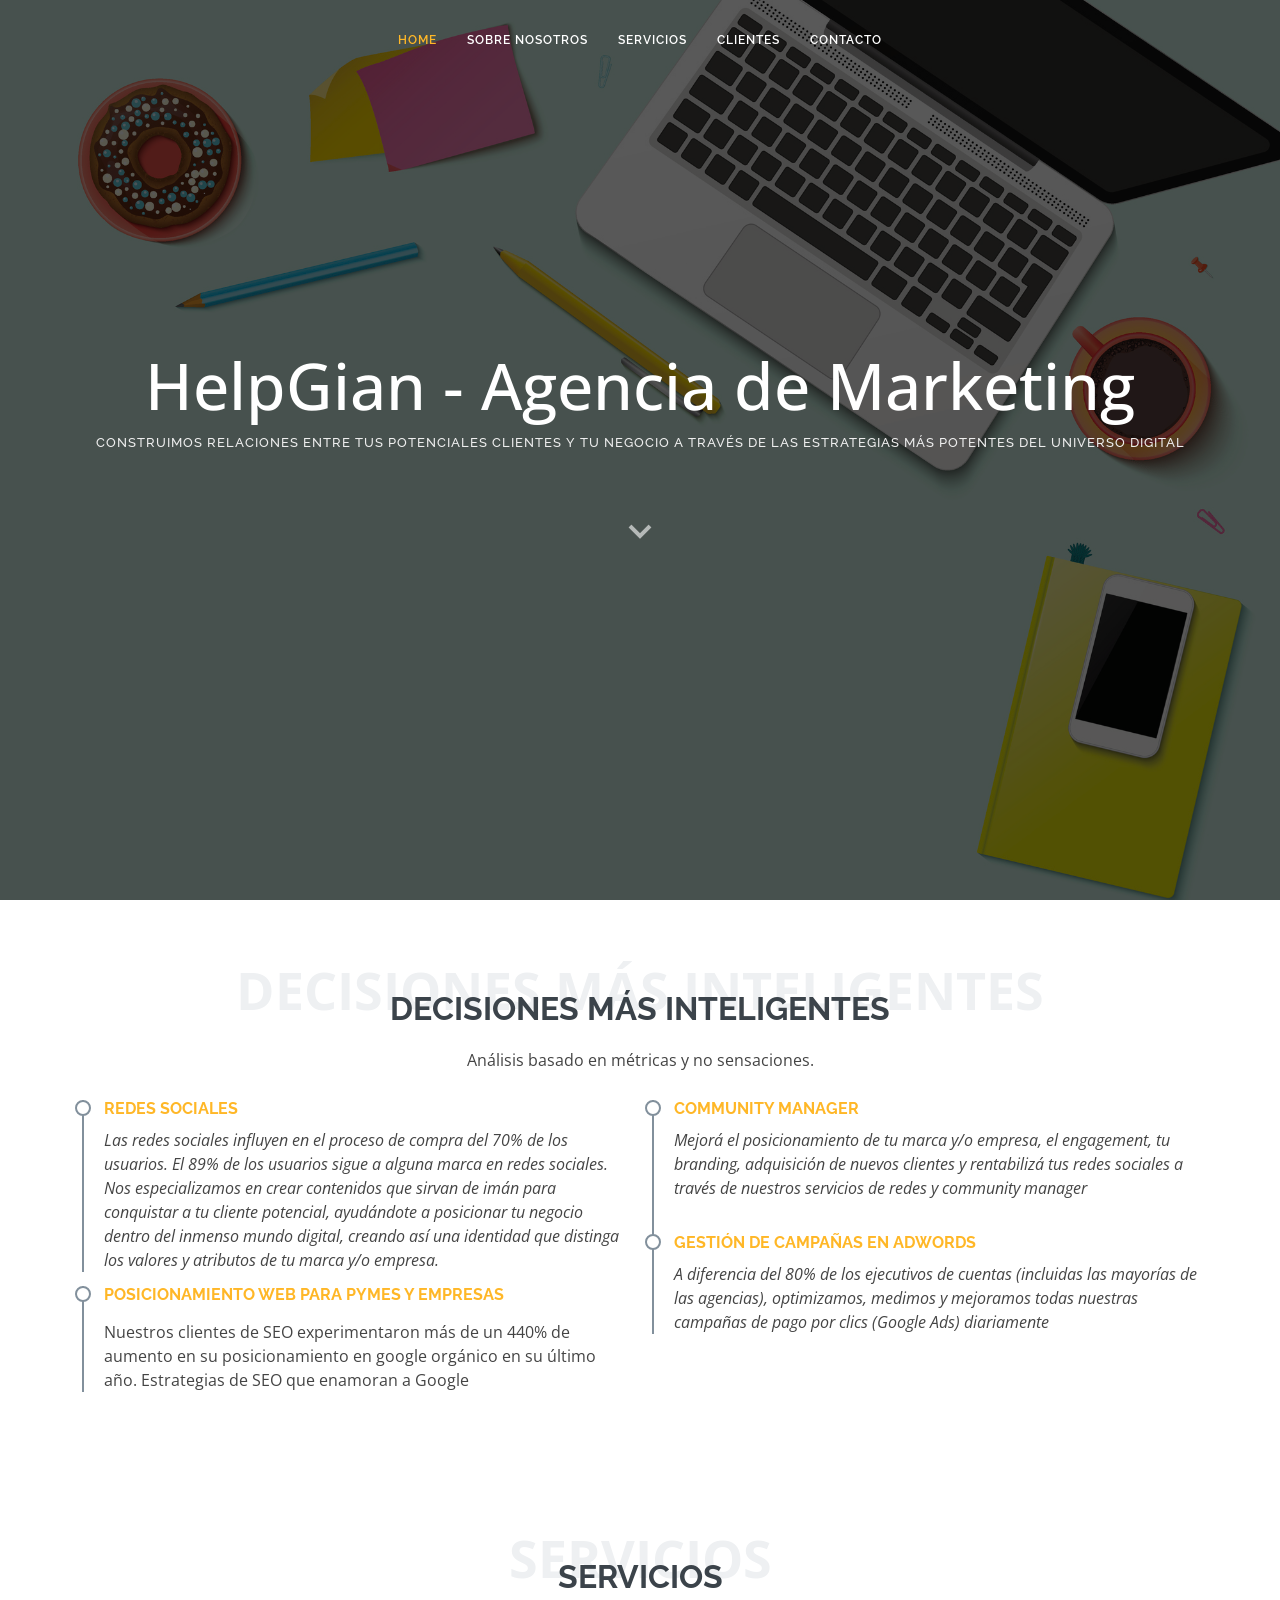
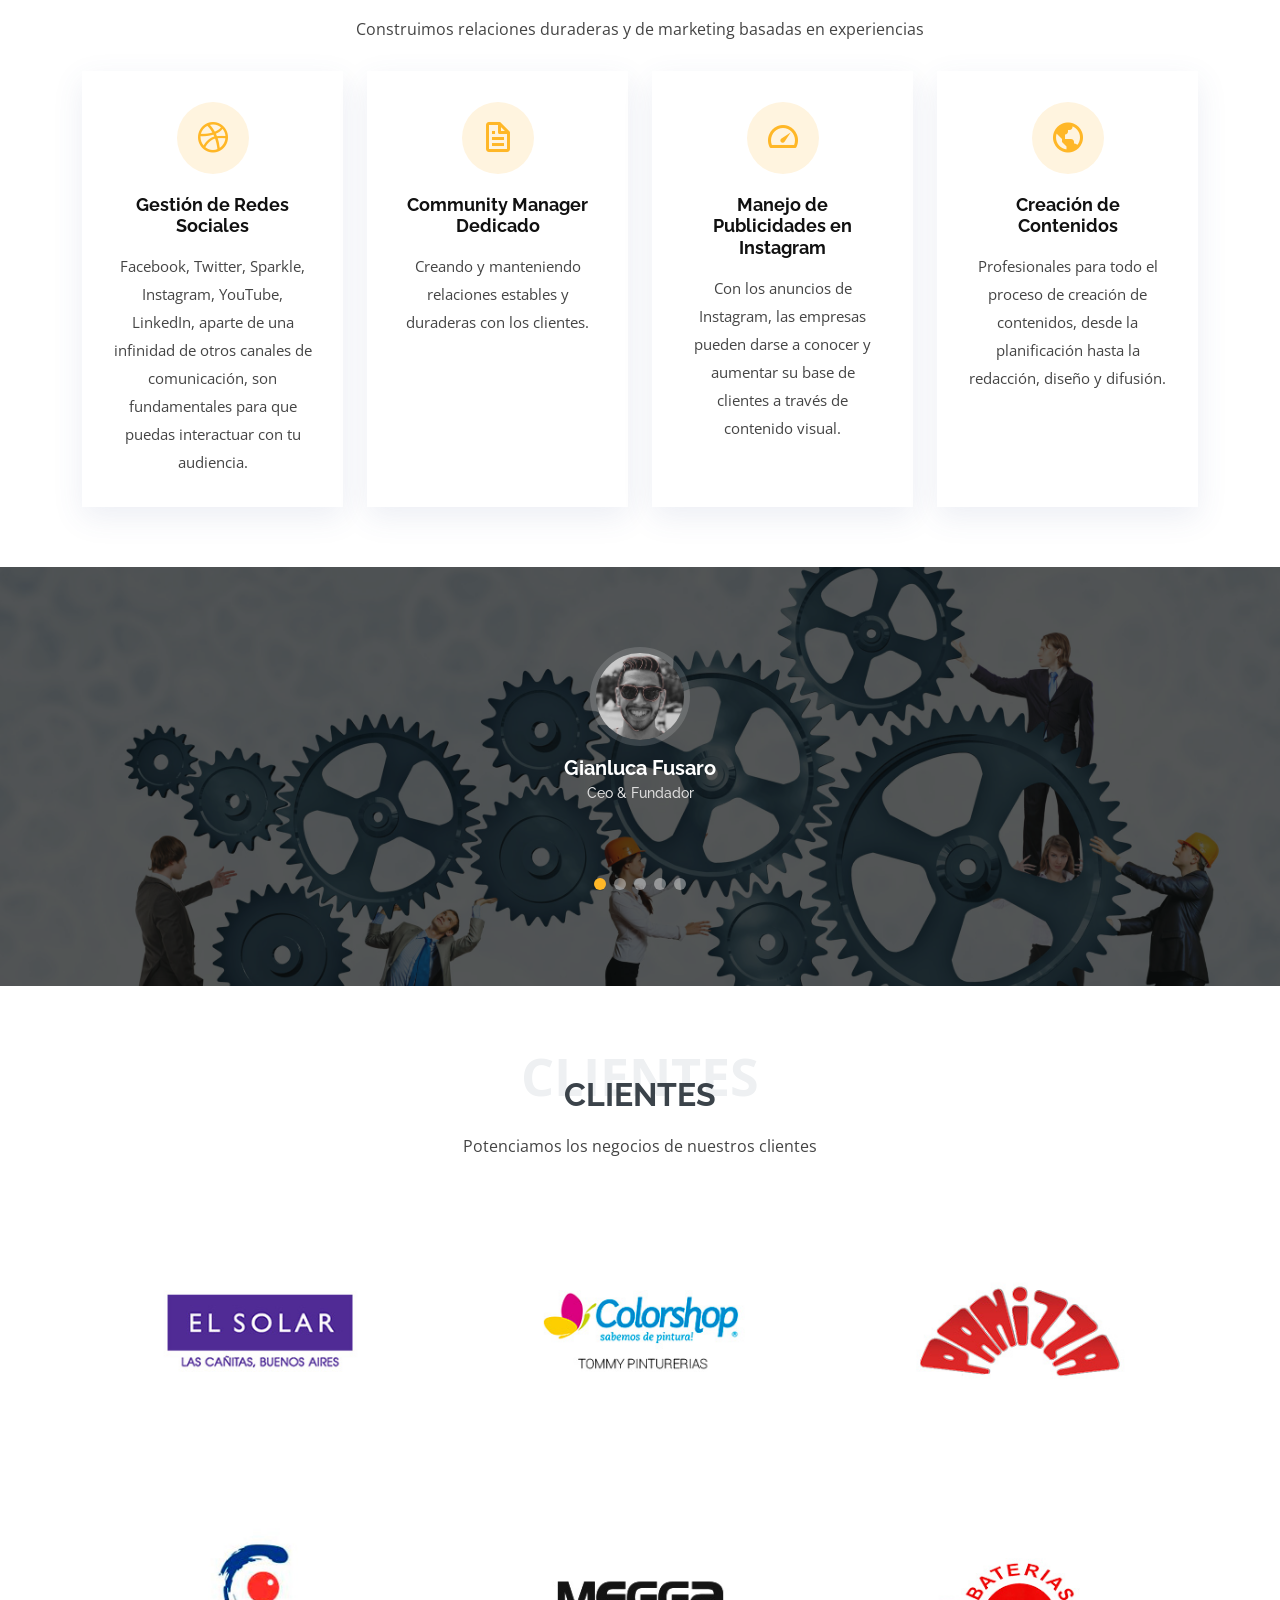
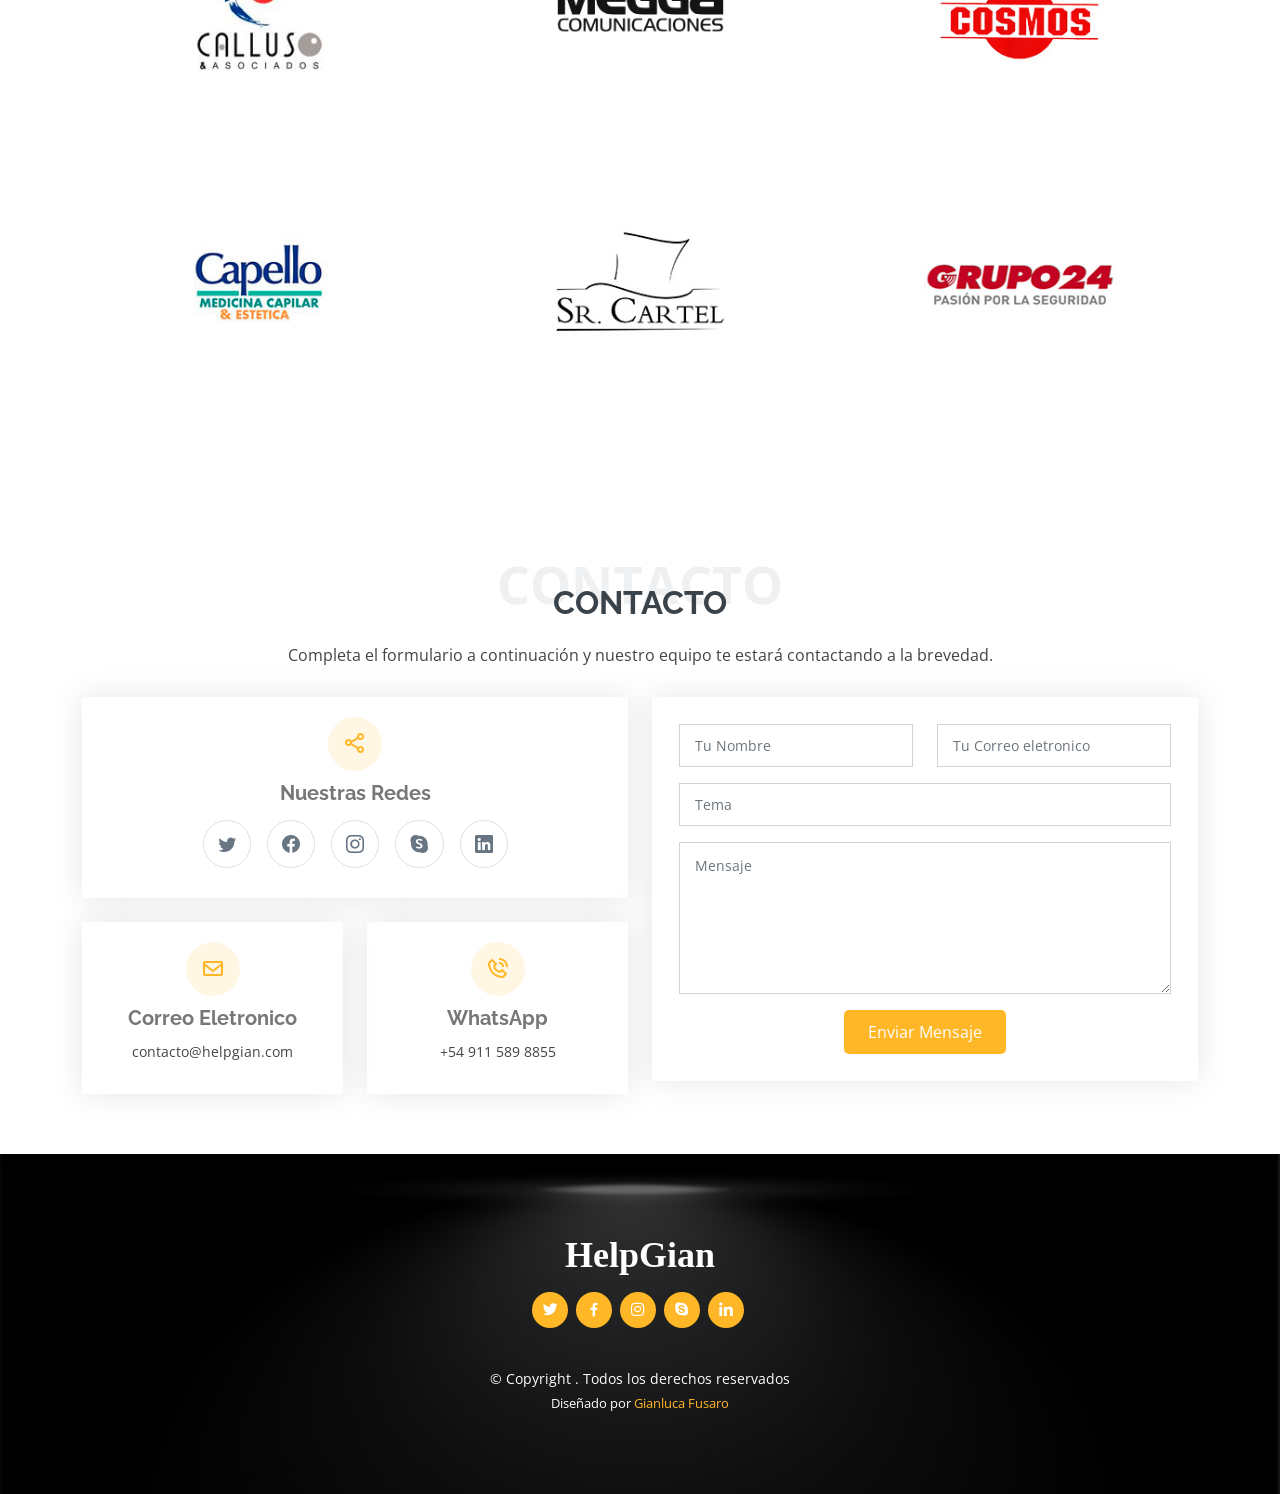
<file: index.html>
<!DOCTYPE html>
<html lang="en">

<head>
  <meta charset="utf-8">
  <meta content="width=device-width, initial-scale=1.0" name="viewport">

  <title>HelpGian - Agencia de Marketing</title>
  <meta content="" name="description">
  <meta content="" name="keywords">

  <!-- Favicons -->
  <link href="assets/img/favicon.png" rel="icon">
  <link href="assets/img/apple-touch-icon.png" rel="apple-touch-icon">

  <!-- Google Fonts -->
  <link href="https://fonts.googleapis.com/css?family=Open+Sans:300,300i,400,400i,600,600i,700,700i|Raleway:300,300i,400,400i,500,500i,600,600i,700,700i|Satisfy" rel="stylesheet">

  <!-- Vendor CSS Files -->
  <link href="assets/vendor/bootstrap/css/bootstrap.min.css" rel="stylesheet">
  <link href="assets/vendor/bootstrap-icons/bootstrap-icons.css" rel="stylesheet">
  <link href="assets/vendor/boxicons/css/boxicons.min.css" rel="stylesheet">
  <link href="assets/vendor/glightbox/css/glightbox.min.css" rel="stylesheet">
  <link href="assets/vendor/swiper/swiper-bundle.min.css" rel="stylesheet">

  <!-- Template Main CSS File -->
  <link href="assets/css/style.css" rel="stylesheet">

  <!-- =======================================================
  * Template Name: Laura - v4.3.0
  * Template URL: https://bootstrapmade.com/laura-free-creative-bootstrap-theme/
  * Author: BootstrapMade.com
  * License: https://bootstrapmade.com/license/
  ======================================================== -->
</head>

<body>

  <!-- ======= Header ======= -->
  <header id="header" class="fixed-top d-flex justify-content-center align-items-center header-transparent">

    <nav id="navbar" class="navbar">
      <ul>
        <li><a class="nav-link scrollto active" href="#hero">Home</a></li>
        
        <li><a class="nav-link scrollto" href="#resume">Sobre Nosotros</a></li>
        <li><a class="nav-link scrollto" href="#services">Servicios</a></li>
        <li><a class="nav-link scrollto " href="#portfolio">Clientes</a></li>
        
        <li><a class="nav-link scrollto" href="#contact">Contacto</a></li>
      </ul>
      <i class="bi bi-list mobile-nav-toggle"></i>
    </nav><!-- .navbar -->

  </header><!-- End Header -->

  <!-- ======= Hero Section ======= -->
  <section id="hero">
    <div class="hero-container">
      <h1>HelpGian - Agencia de Marketing</h1>
      <h2>Construimos relaciones entre tus potenciales clientes y tu negocio a través de las estrategias más potentes del universo digital</h2>
      <a href="#about" class="btn-scroll scrollto" title="Scroll Down"><i class="bx bx-chevron-down"></i></a>
    </div>
  </section><!-- End Hero -->

  <main id="main">

    



    <!-- ======= My Resume Section ======= -->
    <section id="resume" class="resume">
      <div class="container">

        <div class="section-title">
          <span>Decisiones más inteligentes</span>
          <h2>Decisiones más inteligentes</h2>
          <p>Análisis basado en métricas y no sensaciones.</p>
        </div>

        <div class="row">
          <div class="col-lg-6">
           
            <div class="resume-item pb-0">
              <h4>Redes Sociales</h4>
              <p><em>Las redes sociales influyen en el proceso de compra del 70% de los usuarios. El 89% de los usuarios sigue a alguna marca en redes sociales.

                Nos especializamos en crear contenidos que sirvan de imán para conquistar a tu cliente potencial, ayudándote a posicionar tu negocio dentro del inmenso mundo digital, creando así una identidad que distinga los valores y atributos de tu marca y/o empresa.
                
                </em></p>
              <p>
              
              </p>
            </div>
            <div class="resume-item">
              <h4>Posicionamiento Web para PyMes y Empresas</h4>
              
              <p><em></em></p>
              <p>Nuestros clientes de SEO experimentaron más de un 440% de aumento en su posicionamiento en google orgánico en su último año. Estrategias de SEO que  enamoran a Google</p>
            </div>
           
          </div>
          <div class="col-lg-6">
            
            <div class="resume-item">
              <h4>Community manager</h4>
          
              <p><em>Mejorá el posicionamiento de tu marca y/o empresa, el engagement, tu branding, adquisición de nuevos clientes y rentabilizá tus redes sociales a través de nuestros servicios de redes y community manager </em></p>
              <p>
              <ul>
            
              </ul>
              </p>
            </div>
            <div class="resume-item">
              <h4>Gestión de Campañas en Adwords</h4>
              
              <p><em>A diferencia del 80% de los ejecutivos de cuentas (incluidas las mayorías de las agencias), optimizamos, medimos y mejoramos todas nuestras campañas de pago por clics (Google Ads) diariamente</em></p>
              <p>
              <ul>

              </ul>
              </p>
            </div>
          </div>
        </div>

      </div>
    </section><!-- End My Resume Section -->

    <!-- ======= My Services Section ======= -->
    <section id="services" class="services">
      <div class="container">

        <div class="section-title">
          <span>Servicios</span>
          <h2>Servicios</h2>
          <p>Construimos relaciones duraderas y de marketing basadas en experiencias</p>
        </div>

        <div class="row">
          <div class="col-md-6 col-lg-3 d-flex align-items-stretch mb-5 mb-lg-0">
            <div class="icon-box">
              <div class="icon"><i class="bx bxl-dribbble"></i></div>
              <h4 class="title"><a href="">Gestión de Redes Sociales</a></h4>
              <p class="description">Facebook, Twitter, Sparkle, Instagram, YouTube, LinkedIn, aparte de una infinidad de otros canales de comunicación, son fundamentales para que puedas interactuar con tu audiencia.</p>
            </div>
          </div>

          <div class="col-md-6 col-lg-3 d-flex align-items-stretch mb-5 mb-lg-0">
            <div class="icon-box">
              <div class="icon"><i class="bx bx-file"></i></div>
              <h4 class="title"><a href="">Community Manager Dedicado</a></h4>
              <p class="description">Creando y manteniendo relaciones estables y duraderas con los clientes.</p>
            </div>
          </div>

          <div class="col-md-6 col-lg-3 d-flex align-items-stretch mb-5 mb-lg-0">
            <div class="icon-box">
              <div class="icon"><i class="bx bx-tachometer"></i></div>
              <h4 class="title"><a href="">Manejo de Publicidades en Instagram</a></h4>
              <p class="description">Con los anuncios de Instagram, las empresas pueden darse a conocer y aumentar su base de clientes a través de contenido visual.</p>
            </div>
          </div>

          <div class="col-md-6 col-lg-3 d-flex align-items-stretch mb-5 mb-lg-0">
            <div class="icon-box">
              <div class="icon"><i class="bx bx-world"></i></div>
              <h4 class="title"><a href="">Creación de Contenidos</a></h4>
              <p class="description">Profesionales para todo el proceso de creación de contenidos, desde la planificación hasta la redacción, diseño y difusión. </p>
            </div>
          </div>

        </div>

      </div>
    </section><!-- End My Services Section -->

    <!-- ======= Testimonials Section ======= -->
    <section id="testimonials" class="testimonials">
      <div class="container position-relative">

        <div class="testimonials-slider swiper-container" data-aos="fade-up" data-aos-delay="100">
          <div class="swiper-wrapper">

            <div class="swiper-slide">
              <div class="testimonial-item">
                <img src="assets/img/testimonials/testimonials-1.jpg" class="testimonial-img" alt="">
                <h3>Gianluca Fusaro</h3>
                <h4>Ceo &amp; Fundador</h4>
               
              </div>
            </div><!-- End testimonial item -->

            <div class="swiper-slide">
              <div class="testimonial-item">
                <img src="assets/img/testimonials/testimonials-2.jpg" class="testimonial-img" alt="">
                <h3>Sara Flores</h3>
                <h4>Designer grafico</h4>
                
              </div>
            </div><!-- End testimonial item -->

            <div class="swiper-slide">
              <div class="testimonial-item">
                <img src="assets/img/testimonials/testimonials-3.jpg" class="testimonial-img" alt="">
                <h3>Luis Carlos</h3>
                <h4>Fotografo</h4>
               
              </div>
            </div><!-- End testimonial item -->

            <div class="swiper-slide">
              <div class="testimonial-item">
                <img src="assets/img/testimonials/testimonials-4.jpg" class="testimonial-img" alt="">
                <h3>Mattias Brandon</h3>
                <h4>Especialista en Inbound Marketing</h4>
                
              </div>
            </div><!-- End testimonial item -->

            <div class="swiper-slide">
              <div class="testimonial-item">
                <img src="assets/img/testimonials/testimonials-5.jpg" class="testimonial-img" alt="">
                <h3>Maria Gimena</h3>
                <h4>Publicitaria</h4>
               
              </div>
            </div><!-- End testimonial item -->

          </div>
          <div class="swiper-pagination"></div>
        </div>

      </div>
    </section><!-- End Testimonials Section -->

    <!-- ======= My Portfolio Section ======= -->
    <section id="portfolio" class="portfolio">
      <div class="container">

        <div class="section-title">
          <span>Clientes</span>
          <h2>Clientes</h2>
          <p>Potenciamos los negocios de nuestros clientes</p>
        </div>

        <ul id="portfolio-flters" class="d-flex justify-content-center">
              </ul>

        <div class="row portfolio-container">

          <div class="col-lg-4 col-md-6 portfolio-item filter-app">
            <div class="portfolio-img"><img src="assets/img/portfolio/portfolio-1.jpg" class="img-fluid" alt=""></div>
            <div class="portfolio-info">
              <h4>El Solar</h4>
              
              <a href="assets/img/portfolio/portfolio-1.jpg" data-gallery="portfolioGallery" class="portfolio-lightbox preview-link" title="App 1"><i class="bx bx-plus"></i></a>
              <a href="portfolio-details.html" class="details-link" title="More Details"><i class="bx bx-link"></i></a>
            </div>
          </div>

          <div class="col-lg-4 col-md-6 portfolio-item filter-web">
            <div class="portfolio-img"><img src="assets/img/portfolio/portfolio-2.jpg" class="img-fluid" alt=""></div>
            <div class="portfolio-info">
              <h4>ColorShop</h4>
              
              <a href="assets/img/portfolio/portfolio-2.jpg" data-gallery="portfolioGallery" class="portfolio-lightbox preview-link" title="Web 3"><i class="bx bx-plus"></i></a>
              <a href="portfolio-details.html" class="details-link" title="More Details"><i class="bx bx-link"></i></a>
            </div>
          </div>

          <div class="col-lg-4 col-md-6 portfolio-item filter-app">
            <div class="portfolio-img"><img src="assets/img/portfolio/portfolio-3.jpg" class="img-fluid" alt=""></div>
            <div class="portfolio-info">
              <h4>Panizza</h4>
              
              <a href="assets/img/portfolio/portfolio-3.jpg" data-gallery="portfolioGallery" class="portfolio-lightbox preview-link" title="App 2"><i class="bx bx-plus"></i></a>
              <a href="portfolio-details.html" class="details-link" title="More Details"><i class="bx bx-link"></i></a>
            </div>
          </div>

          <div class="col-lg-4 col-md-6 portfolio-item filter-card">
            <div class="portfolio-img"><img src="assets/img/portfolio/portfolio-4.jpg" class="img-fluid" alt=""></div>
            <div class="portfolio-info">
              <h4>Calluso</h4>
          
              <a href="assets/img/portfolio/portfolio-4.jpg" data-gallery="portfolioGallery" class="portfolio-lightbox preview-link" title="Card 2"><i class="bx bx-plus"></i></a>
              <a href="portfolio-details.html" class="details-link" title="More Details"><i class="bx bx-link"></i></a>
            </div>
          </div>

          <div class="col-lg-4 col-md-6 portfolio-item filter-web">
            <div class="portfolio-img"><img src="assets/img/portfolio/portfolio-5.jpg" class="img-fluid" alt=""></div>
            <div class="portfolio-info">
              <h4>Megga Comunicaciones</h4>
             
              <a href="assets/img/portfolio/portfolio-5.jpg" data-gallery="portfolioGallery" class="portfolio-lightbox preview-link" title="Web 2"><i class="bx bx-plus"></i></a>
              <a href="portfolio-details.html" class="details-link" title="More Details"><i class="bx bx-link"></i></a>
            </div>
          </div>

          <div class="col-lg-4 col-md-6 portfolio-item filter-app">
            <div class="portfolio-img"><img src="assets/img/portfolio/portfolio-6.jpg" class="img-fluid" alt=""></div>
            <div class="portfolio-info">
              <h4>Baterias Cosmos</h4>
              
              <a href="assets/img/portfolio/portfolio-6.jpg" data-gallery="portfolioGallery" class="portfolio-lightbox preview-link" title="App 3"><i class="bx bx-plus"></i></a>
              <a href="portfolio-details.html" class="details-link" title="More Details"><i class="bx bx-link"></i></a>
            </div>
          </div>

          <div class="col-lg-4 col-md-6 portfolio-item filter-card">
            <div class="portfolio-img"><img src="assets/img/portfolio/portfolio-7.jpg" class="img-fluid" alt=""></div>
            <div class="portfolio-info">
              <h4>Capello</h4>
              
              <a href="assets/img/portfolio/portfolio-7.jpg" data-gallery="portfolioGallery" class="portfolio-lightbox preview-link" title="Card 1"><i class="bx bx-plus"></i></a>
              <a href="portfolio-details.html" class="details-link" title="More Details"><i class="bx bx-link"></i></a>
            </div>
          </div>

          <div class="col-lg-4 col-md-6 portfolio-item filter-card">
            <div class="portfolio-img"><img src="assets/img/portfolio/portfolio-8.jpg" class="img-fluid" alt=""></div>
            <div class="portfolio-info">
              <h4>Sr Cartel</h4>
              
              <a href="assets/img/portfolio/portfolio-8.jpg" data-gallery="portfolioGallery" class="portfolio-lightbox preview-link" title="Card 3"><i class="bx bx-plus"></i></a>
              <a href="portfolio-details.html" class="details-link" title="More Details"><i class="bx bx-link"></i></a>
            </div>
          </div>

          <div class="col-lg-4 col-md-6 portfolio-item filter-web">
            <div class="portfolio-img"><img src="assets/img/portfolio/portfolio-9.jpg" class="img-fluid" alt=""></div>
            <div class="portfolio-info">
              <h4>Grupo 24</h4>
              
              <a href="assets/img/portfolio/portfolio-9.jpg" data-gallery="portfolioGallery" class="portfolio-lightbox preview-link" title="Web 3"><i class="bx bx-plus"></i></a>
              <a href="portfolio-details.html" class="details-link" title="More Details"><i class="bx bx-link"></i></a>
            </div>
          </div>

        </div>

      </div>
    </section><!-- End My Portfolio Section -->

   



    <!-- ======= Contact Me Section ======= -->
    <section id="contact" class="contact">
      <div class="container">

        <div class="section-title">
          <span>Contacto</span>
          <h2>Contacto</h2>
          <p>Completa el formulario a continuación y nuestro equipo te estará contactando a la brevedad.</p>
        </div>

        <div class="row">

          <div class="col-lg-6">

            <div class="row">
              <div class="col-md-12">
                <div class="info-box">
                  <i class="bx bx-share-alt"></i>
                  <h3>Nuestras Redes</h3>
                  <div class="social-links">
                    <a href="#" class="twitter"><i class="bi bi-twitter"></i></a>
                    <a href="#" class="facebook"><i class="bi bi-facebook"></i></a>
                    <a href="#" class="instagram"><i class="bi bi-instagram"></i></a>
                    <a href="#" class="google-plus"><i class="bi bi-skype"></i></a>
                    <a href="#" class="linkedin"><i class="bi bi-linkedin"></i></a>
                  </div>
                </div>
              </div>
              <div class="col-md-6">
                <div class="info-box mt-4">
                  <i class="bx bx-envelope"></i>
                  <h3>Correo Eletronico</h3>
                  <p>contacto@helpgian.com</p>
                </div>
              </div>
              <div class="col-md-6">
                <div class="info-box mt-4">
                  <i class="bx bx-phone-call"></i>
                  <h3>WhatsApp</h3>
                  <p>+54 911 589 8855</p>
                </div>
              </div>
            </div>

          </div>

          <div class="col-lg-6">
            <form action="forms/contact.php" method="post" role="form" class="php-email-form">
              <div class="row">
                <div class="col-md-6 form-group">
                  <input type="text" name="name" class="form-control" id="name" placeholder="Tu Nombre" required>
                </div>
                <div class="col-md-6 form-group mt-3 mt-md-0">
                  <input type="email" class="form-control" name="email" id="email" placeholder="Tu Correo eletronico" required>
                </div>
              </div>
              <div class="form-group mt-3">
                <input type="text" class="form-control" name="subject" id="subject" placeholder="Tema" required>
              </div>
              <div class="form-group mt-3">
                <textarea class="form-control" name="message" rows="6" placeholder="Mensaje" required></textarea>
              </div>
              <div class="my-3">
                <div class="loading">Loading</div>
                <div class="error-message"></div>
                <div class="sent-message">Your message has been sent. Thank you!</div>
              </div>
              <div class="text-center"><button type="submit">Enviar Mensaje</button></div>
            </form>
          </div>

        </div>

      </div>
    </section><!-- End Contact Me Section -->

  </main><!-- End #main -->

  <!-- ======= Footer ======= -->
  <footer id="footer">
    <div class="container">
      <h3>HelpGian </h3>
      
      <div class="social-links">
        <a href="#" class="twitter"><i class="bx bxl-twitter"></i></a>
        <a href="#" class="facebook"><i class="bx bxl-facebook"></i></a>
        <a href="#" class="instagram"><i class="bx bxl-instagram"></i></a>
        <a href="#" class="google-plus"><i class="bx bxl-skype"></i></a>
        <a href="#" class="linkedin"><i class="bx bxl-linkedin"></i></a>
      </div>
      <div class="copyright">
        &copy; Copyright <strong><span></span></strong>. Todos los derechos reservados
      </div>
      <div class="credits">
        <!-- All the links in the footer should remain intact. -->
        <!-- You can delete the links only if you purchased the pro version. -->
        <!-- Licensing information: https://bootstrapmade.com/license/ -->
        <!-- Purchase the pro version with working PHP/AJAX contact form: https://bootstrapmade.com/laura-free-creative-bootstrap-theme/ -->
        Diseñado por <a href="https://bootstrapmade.com/">Gianluca Fusaro</a>
      </div>
    </div>
  </footer><!-- End Footer -->

  <a href="#" class="back-to-top d-flex align-items-center justify-content-center"><i class="bi bi-arrow-up-short"></i></a>

  <!-- Vendor JS Files -->
  <script src="assets/vendor/bootstrap/js/bootstrap.bundle.min.js"></script>
  <script src="assets/vendor/glightbox/js/glightbox.min.js"></script>
  <script src="assets/vendor/isotope-layout/isotope.pkgd.min.js"></script>
  <script src="assets/vendor/php-email-form/validate.js"></script>
  <script src="assets/vendor/purecounter/purecounter.js"></script>
  <script src="assets/vendor/swiper/swiper-bundle.min.js"></script>
  <script src="assets/vendor/waypoints/noframework.waypoints.js"></script>

  <!-- Template Main JS File -->
  <script src="assets/js/main.js"></script>

</body>

</html>
</file>
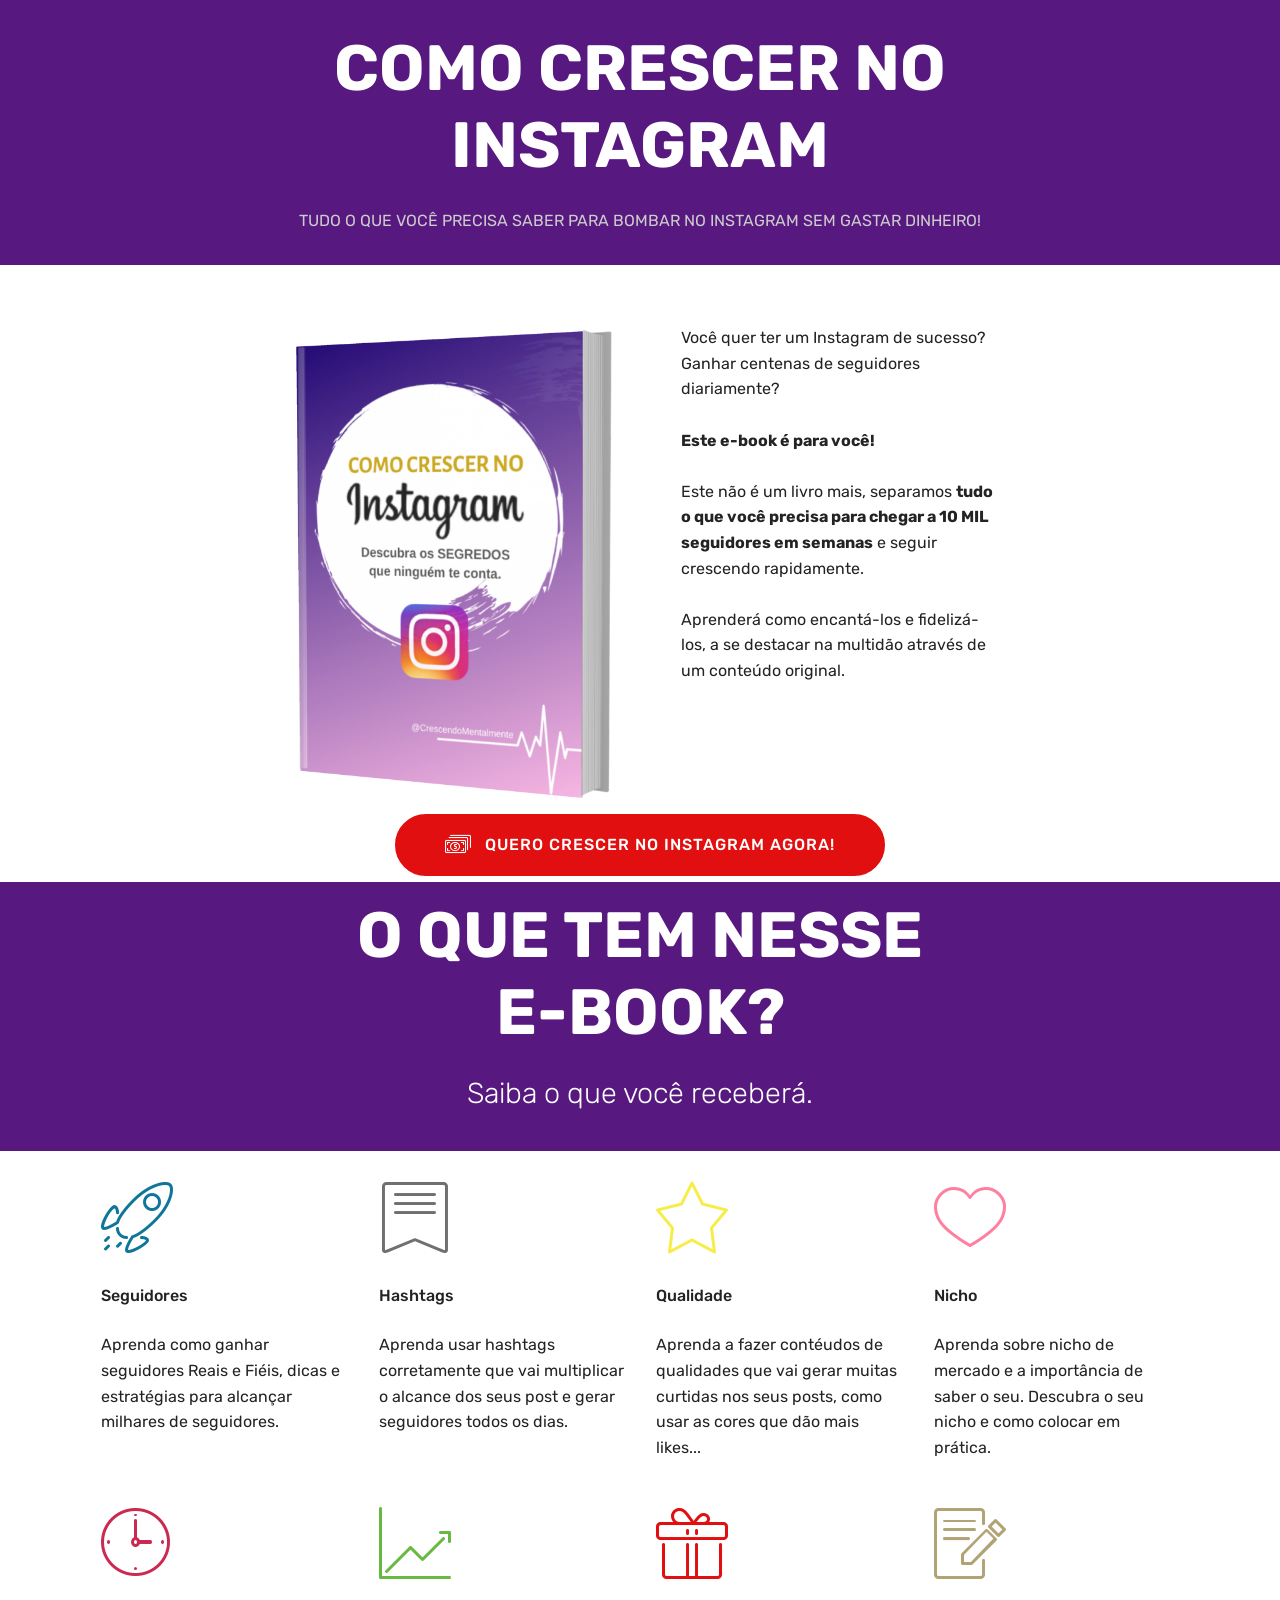
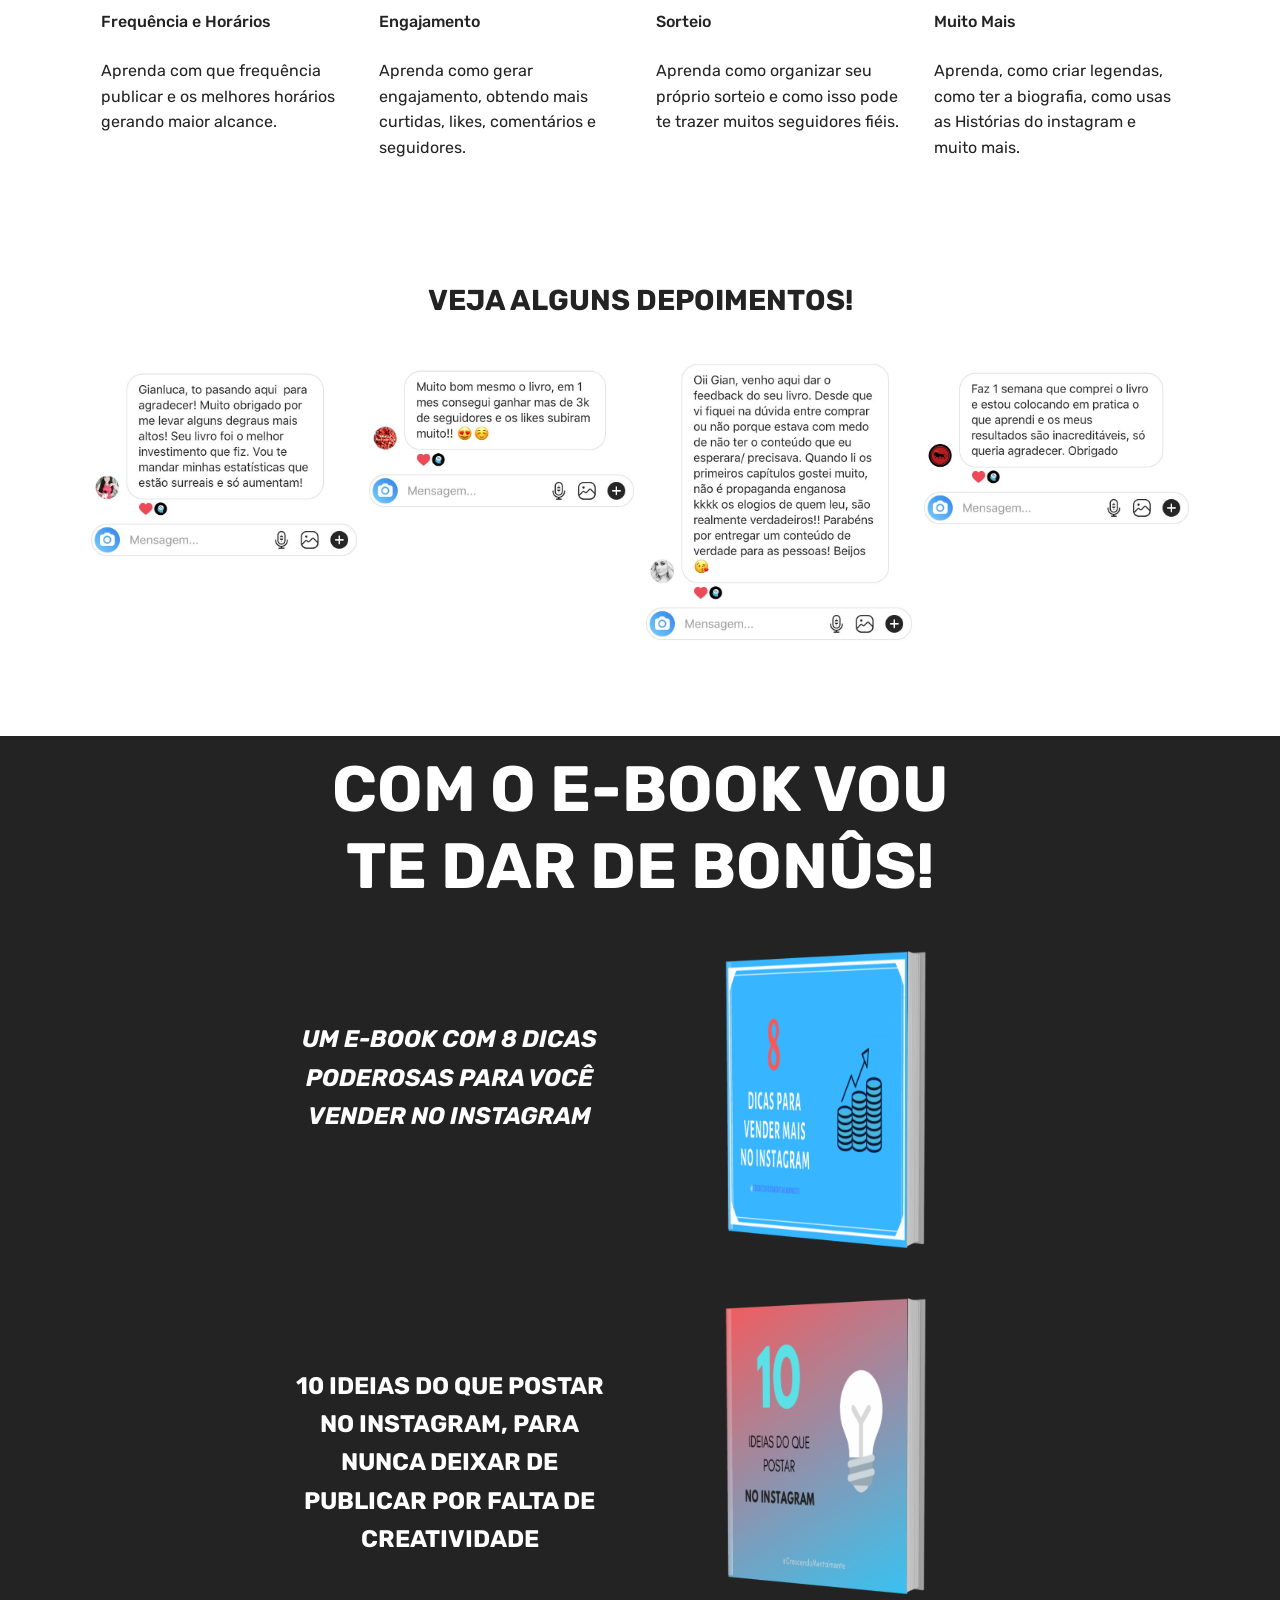
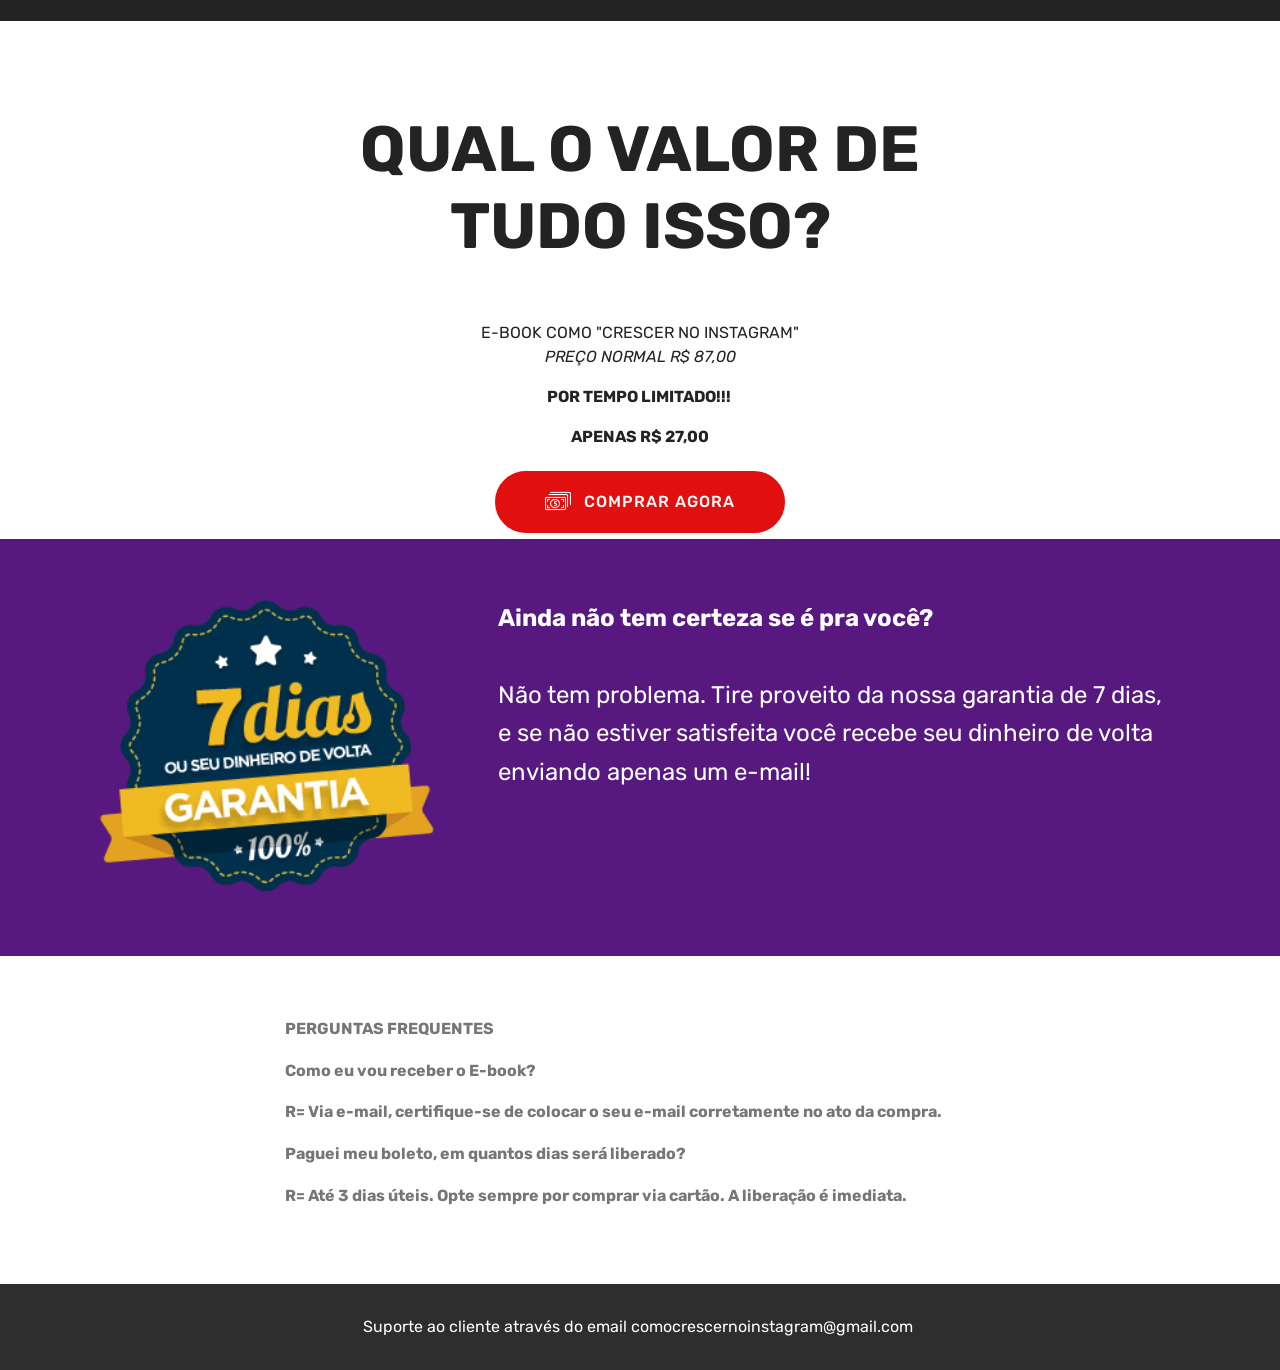
<file: e-book.html>
<!DOCTYPE html>
<html  >
<head>
  <!-- Site made with Mobirise Website Builder v4.12.3, https://mobirise.com -->
  <meta charset="UTF-8">
  <meta http-equiv="X-UA-Compatible" content="IE=edge">
  <meta name="generator" content="Mobirise v4.12.3, mobirise.com">
  <meta name="twitter:card" content="summary_large_image"/>
  <meta name="twitter:image:src" content="assets/images/e-book-meta.png">
  <meta property="og:image" content="assets/images/e-book-meta.png">
  <meta name="twitter:title" content="COMO CRESCER NO INSTAGRAM">
  <meta name="viewport" content="width=device-width, initial-scale=1, minimum-scale=1">
  <link rel="shortcut icon" href="assets/images/capa-quadrada-128x133.png" type="image/x-icon">
  <meta name="description" content="Descubra os SEGREDOS que ninguém te conta para crescer no INSTAGRAM, e tornar o seu perfil LITERALMENTE um ÍMÃ de SEGUIDORES!">
  
  
  <title>COMO CRESCER NO INSTAGRAM</title>
  <link rel="stylesheet" href="assets/web/assets/mobirise-icons/mobirise-icons.css">
  <link rel="stylesheet" href="assets/bootstrap/css/bootstrap.min.css">
  <link rel="stylesheet" href="assets/bootstrap/css/bootstrap-grid.min.css">
  <link rel="stylesheet" href="assets/bootstrap/css/bootstrap-reboot.min.css">
  <link rel="stylesheet" href="assets/tether/tether.min.css">
  <link rel="stylesheet" href="assets/animatecss/animate.min.css">
  <link rel="stylesheet" href="assets/theme/css/style.css">
  <link rel="preload" as="style" href="assets/mobirise/css/mbr-additional.css"><link rel="stylesheet" href="assets/mobirise/css/mbr-additional.css" type="text/css">
  
  
  
</head>
<body>

<!-- Analytics -->
<!-- Facebook Pixel Code -->
<script>
  !function(f,b,e,v,n,t,s)
  {if(f.fbq)return;n=f.fbq=function(){n.callMethod?
  n.callMethod.apply(n,arguments):n.queue.push(arguments)};
  if(!f._fbq)f._fbq=n;n.push=n;n.loaded=!0;n.version='2.0';
  n.queue=[];t=b.createElement(e);t.async=!0;
  t.src=v;s=b.getElementsByTagName(e)[0];
  s.parentNode.insertBefore(t,s)}(window, document,'script',
  'https://connect.facebook.net/en_US/fbevents.js');
  fbq('init', '586595572191465');
  fbq('track', 'PageView');
</script>
<noscript><img height="1" width="1" style="display:none"
  src="https://www.facebook.com/tr?id=586595572191465&ev=PageView&noscript=1"
/></noscript>
<!-- End Facebook Pixel Code -->
<!-- /Analytics -->


  <section class="header1 cid-rhO88WHruW" id="header16-0">

    

    

    <div class="container">
        <div class="row justify-content-md-center">
            <div class="col-md-10 align-center">
                <h1 class="mbr-section-title mbr-bold pb-3 mbr-fonts-style display-1">COMO CRESCER NO INSTAGRAM</h1>
                
                <p class="mbr-text pb-3 mbr-fonts-style display-7">
                    TUDO O QUE VOCÊ PRECISA SABER PARA BOMBAR NO INSTAGRAM SEM GASTAR DINHEIRO!
                </p>
                
            </div>
        </div>
    </div>

</section>

<section class="engine"><a href="https://mobirise.info/p">web templates free download</a></section><section class="mbr-section content6 cid-rhO8c9h2gE" id="content6-1">
    
     
    
    <div class="container">
        <div class="media-container-row">
            <div class="col-12 col-md-8">
                <div class="media-container-row">
                    <div class="mbr-figure" style="width: 115%;">
                      <img src="assets/images/e-book-como-crescer-no-instagram2.png" alt="Mobirise" title="">  
                    </div>
                    <div class="media-content">
                        <div class="mbr-section-text">
                            <p class="mbr-text mb-0 mbr-fonts-style display-7">Você quer ter um Instagram de sucesso?<br>Ganhar centenas de seguidores diariamente?<br>
<br><strong>Este e-book é para você!</strong><br><br>Este não é um livro mais, separamos <strong>tudo o que você precisa para chegar a 10 MIL seguidores em semanas</strong> e seguir crescendo rapidamente.<br><br>Aprenderá como encantá-los e fidelizá-los, a se destacar na multidão através de um conteúdo original.<br><br><br></p>
                        </div>
                    </div>
                </div>
            </div>
        </div>
    </div>
</section>

<section class="header1 cid-rFpoP9iiyk" id="header16-g">

    

    

    <div class="container">
        <div class="row justify-content-md-center">
            <div class="col-md-10 align-center">
                
                
                
                <div class="mbr-section-btn"><a class="btn btn-md btn-secondary display-7" href="https://app.monetizze.com.br/checkout/PEX66305" target="_blank"><span class="mbri-cash mbr-iconfont mbr-iconfont-btn"></span>QUERO CRESCER NO INSTAGRAM AGORA!</a></div>
            </div>
        </div>
    </div>

</section>

<section class="header1 cid-rhO9r6UC67" id="header16-a">

    

    

    <div class="container">
        <div class="row justify-content-md-center">
            <div class="col-md-10 align-center">
                <h1 class="mbr-section-title mbr-bold pb-3 mbr-fonts-style display-1">O QUE TEM NESSE
<div>E-BOOK?</div></h1>
                <h3 class="mbr-section-subtitle mbr-light pb-3 mbr-fonts-style display-2">Saiba o que você receberá.</h3>
                
                
            </div>
        </div>
    </div>

</section>

<section class="features5 cid-rhOayu1ALL" id="features5-b">
    
    

    
    <div class="container">
        <div class="media-container-row">

            <div class="card p-3 col-12 col-md-6 col-lg-3">
                <div class="card-img pb-3">
                    <span class="mbr-iconfont mbri-rocket" style="color: rgb(15, 118, 153); fill: rgb(15, 118, 153);"></span>
                </div>
                <div class="card-box">
                    <h4 class="card-title py-3 mbr-fonts-style display-7">
                        Seguidores
                    </h4>
                    <p class="mbr-text mbr-fonts-style display-7">Aprenda como ganhar seguidores Reais e Fiéis, dicas e estratégias para alcançar milhares de seguidores.</p>
                </div>
            </div>

            <div class="card p-3 col-12 col-md-6 col-lg-3">
                <div class="card-img pb-3">
                    <span class="mbr-iconfont mbri-bookmark"></span>
                </div>
                <div class="card-box">
                    <h4 class="card-title py-3 mbr-fonts-style display-7">
                        Hashtags
                    </h4>
                    <p class="mbr-text mbr-fonts-style display-7">Aprenda usar hashtags corretamente que vai multiplicar o alcance dos seus post e gerar seguidores todos os dias.</p>
                </div>
            </div>

            <div class="card p-3 col-12 col-md-6 col-lg-3">
                <div class="card-img pb-3">
                    <span class="mbr-iconfont mbri-star" style="color: rgb(247, 237, 74); fill: rgb(247, 237, 74);"></span>
                </div>
                <div class="card-box">
                    <h4 class="card-title py-3 mbr-fonts-style display-7">
                        Qualidade
                    </h4>
                    <p class="mbr-text mbr-fonts-style display-7">Aprenda a fazer contéudos de qualidades que vai gerar muitas curtidas nos seus posts, como usar as cores que dão mais likes...</p>
                </div>
            </div>

            <div class="card p-3 col-12 col-md-6 col-lg-3">
                <div class="card-img pb-3">
                    <span class="mbr-iconfont mbri-hearth" style="color: rgb(255, 127, 159); fill: rgb(255, 127, 159);"></span>
                </div>
                <div class="card-box mbr-fonts-style">
                    <h4 class="card-title py-3 display-7">Nicho</h4>
                    <p class="mbr-text mbr-fonts-style display-7">Aprenda sobre nicho de mercado e a importância de saber o seu. Descubra o seu nicho e como colocar em prática.</p>
                </div>
            </div>
        </div>
    </div>
</section>

<section class="features5 cid-rFpm6REGW7" id="features5-e">
    
    

    
    <div class="container">
        <div class="media-container-row">

            <div class="card p-3 col-12 col-md-6 col-lg-3">
                <div class="card-img pb-3">
                    <span class="mbr-iconfont mbri-clock" style="color: rgb(204, 41, 82); fill: rgb(204, 41, 82);"></span>
                </div>
                <div class="card-box">
                    <h4 class="card-title py-3 mbr-fonts-style display-7">Frequência e  Horários</h4>
                    <p class="mbr-text mbr-fonts-style display-7">Aprenda com que frequência publicar e os melhores horários gerando maior alcance.</p>
                </div>
            </div>

            <div class="card p-3 col-12 col-md-6 col-lg-3">
                <div class="card-img pb-3">
                    <span class="mbr-iconfont mbri-growing-chart" style="color: rgb(103, 185, 66); fill: rgb(103, 185, 66);"></span>
                </div>
                <div class="card-box">
                    <h4 class="card-title py-3 mbr-fonts-style display-7">
                        Engajamento
                    </h4>
                    <p class="mbr-text mbr-fonts-style display-7">Aprenda como gerar engajamento, obtendo mais curtidas, likes, comentários e seguidores.</p>
                </div>
            </div>

            <div class="card p-3 col-12 col-md-6 col-lg-3">
                <div class="card-img pb-3">
                    <span class="mbr-iconfont mbri-gift" style="color: rgb(225, 15, 15); fill: rgb(225, 15, 15);"></span>
                </div>
                <div class="card-box">
                    <h4 class="card-title py-3 mbr-fonts-style display-7">Sorteio</h4>
                    <p class="mbr-text mbr-fonts-style display-7">Aprenda como organizar seu próprio sorteio e como isso pode te trazer muitos seguidores fiéis.</p>
                </div>
            </div>

            <div class="card p-3 col-12 col-md-6 col-lg-3">
                <div class="card-img pb-3">
                    <span class="mbr-iconfont mbri-edit" style="color: rgb(177, 163, 116); fill: rgb(177, 163, 116);"></span>
                </div>
                <div class="card-box mbr-fonts-style">
                    <h4 class="card-title py-3 display-7">Muito Mais</h4>
                    <p class="mbr-text mbr-fonts-style display-7">Aprenda, como criar legendas, como ter a biografia, como usas as Histórias do instagram e muito mais.</p>
                </div>
            </div>
        </div>
    </div>
</section>

<section class="mbr-gallery gallery5 cid-rFNkqGUkNc" id="gallery5-19">

    

    

    <div class="container">
        <h3 class="mbr-section-title align-center mbr-fonts-style display-2"><strong>
            VEJA ALGUNS DEPOIMENTOS!<br></strong><br></h3>
        
        <div class="row" id="gallery" data-toggle="modal" data-target="#carouselModal">
            <div class="col-sm-6 col-md-4 col-lg-3 item gallery-image">
                <div class="item-wrapper">
                    <img class="w-100" src="assets/images/depoimento-insta-1.jpg" alt="" data-target="#mbrCarousel" data-slide-to="0" title="">
                </div>
            </div>
            <div class="col-sm-6 col-md-4 col-lg-3 item gallery-image">
                <div class="item-wrapper">
                    <img class="w-100" src="assets/images/depoimento-insta-2.jpg" alt="" data-target="#mbrCarousel" data-slide-to="1" title="">
                </div>
            </div>
            <div class="col-sm-6 col-md-4 col-lg-3 item gallery-image">
                <div class="item-wrapper">
                    <img class="w-100" src="assets/images/depoimento-insta-3.jpg" alt="" data-target="#mbrCarousel" data-slide-to="2" title="">
                </div>
            </div>
            <div class="col-sm-6 col-md-4 col-lg-3 item gallery-image">
                <div class="item-wrapper">
                    <img class="w-100" src="assets/images/depoimento-insta-4.jpg" alt="" data-target="#mbrCarousel" data-slide-to="3" title="">
                </div>
            </div>
        </div>

        <div class="modal mbr-slider fade" id="carouselModal" tabindex="-1" role="dialog" aria-hidden="true">
            <div class="modal-dialog" role="document">
                <div class="modal-content">
                    <div class="modal-body">
                        <div id="mbrCarousel" class="carousel slide" data-ride="carousel">
                            <div class="carousel-inner">
                                <div class="carousel-item active">
                                    <img class="d-block w-100" src="assets/images/background1.jpg" alt="">
                                </div>
                                <div class="carousel-item">
                                    <img class="d-block w-100" src="assets/images/background2.jpg" alt="">
                                </div>
                                <div class="carousel-item">
                                    <img class="d-block w-100" src="assets/images/background3.jpg" alt="">
                                </div>
                                <div class="carousel-item">
                                    <img class="d-block w-100" src="assets/images/background4.jpg" alt="">
                                </div>
                            </div>
                            <ol class="carousel-indicators">
                                <li data-target="#mbrCarousel" data-slide-to="0" class="active"></li>
                                <li data-target="#mbrCarousel" data-slide-to="1"></li>
                                <li data-target="#mbrCarousel" data-slide-to="2"></li>
                                <li data-target="#mbrCarousel" data-slide-to="3"></li>
                            </ol>
                            <a role="button" href="" class="close" data-dismiss="modal" aria-label="Close">
                            </a>
                            <a class="carousel-control-prev carousel-control" href="#mbrCarousel" role="button" data-slide="prev">
                                <span class="mbri-left mbr-iconfont" aria-hidden="true"></span>
                                <span class="sr-only">Previous</span>
                            </a>
                            <a class="carousel-control-next carousel-control" href="#mbrCarousel" role="button" data-slide="next">
                                <span class="mbri-right mbr-iconfont" aria-hidden="true"></span>
                                <span class="sr-only">Next</span>
                            </a>
                        </div>
                    </div>
                </div>
            </div>
        </div>
    </div>
</section>

<section class="header1 cid-rP1AigdWxf" id="header16-2b">

    

    

    <div class="container">
        <div class="row justify-content-md-center">
            <div class="col-md-10 align-center">
                <h1 class="mbr-section-title mbr-bold pb-3 mbr-fonts-style display-1">COM O E-BOOK VOU <br>TE DAR DE BONÛS!</h1>
                
                
                
            </div>
        </div>
    </div>

</section>

<section class="mbr-section content6 cid-rJJGSEparU" id="content6-2a">
    
     
    
    <div class="container">
        <div class="media-container-row">
            <div class="col-12 col-md-8">
                <div class="media-container-row">
                    <div class="mbr-figure" style="width: 105%;">
                      <img src="assets/images/mock-53.png" alt="Mobirise" title="">  
                    </div>
                    <div class="media-content">
                        <div class="mbr-section-text">
                            <p class="mbr-text mb-0 mbr-fonts-style display-5"><strong><br></strong><br><strong><em>UM E-BOOK COM 8 DICAS PODEROSAS PARA VOCÊ VENDER NO INSTAGRAM</em><br></strong><br></p>
                        </div>
                    </div>
                </div>
            </div>
        </div>
    </div>
</section>

<section class="mbr-section content6 cid-rP1AUrdd0R" id="content6-2c">
    
     
    
    <div class="container">
        <div class="media-container-row">
            <div class="col-12 col-md-8">
                <div class="media-container-row">
                    <div class="mbr-figure" style="width: 105%;">
                      <img src="assets/images/mock-54.png" alt="Mobirise" title="">  
                    </div>
                    <div class="media-content">
                        <div class="mbr-section-text">
                            <p class="mbr-text mb-0 mbr-fonts-style display-5"><strong><br></strong><br><strong>10 IDEIAS DO QUE POSTAR NO INSTAGRAM, PARA NUNCA DEIXAR DE PUBLICAR POR FALTA DE CREATIVIDADE<br></strong><br></p>
                        </div>
                    </div>
                </div>
            </div>
        </div>
    </div>
</section>

<section class="header1 cid-rhO8GMCrhV" id="header16-6">

    

    

    <div class="container">
        <div class="row justify-content-md-center">
            <div class="col-md-10 align-center">
                <h1 class="mbr-section-title mbr-bold pb-3 mbr-fonts-style display-1">QUAL O VALOR DE 
<div>TUDO ISSO?</div></h1>
                
                <p class="mbr-text pb-3 mbr-fonts-style display-2"></p><p>E-BOOK COMO "CRESCER NO INSTAGRAM"<br><em>PREÇO NORMAL R$ 87,00
</em><br></p><p><strong>POR TEMPO LIMITADO!!!&nbsp;</strong></p><p><strong>APENAS R$ 27,00</strong><br></p><p></p>
                
            </div>
        </div>
    </div>

</section>

<section class="header1 cid-rFpov1YaFc" id="header16-f">

    

    

    <div class="container">
        <div class="row justify-content-md-center">
            <div class="col-md-10 align-center">
                
                
                
                <div class="mbr-section-btn"><a class="btn btn-md btn-secondary display-7" href="https://app.monetizze.com.br/checkout/PEX66305"><span class="mbri-cash mbr-iconfont mbr-iconfont-btn"></span>COMPRAR AGORA</a></div>
            </div>
        </div>
    </div>

</section>

<section class="mbr-section content7 cid-rFMUjRR28P" id="content7-v">
          
    

    <div class="container">
        <div class="media-container-row">
            <div class="col-12 col-md-12">
                <div class="media-container-row">
                    <div class="media-content">
                        <div class="mbr-section-text">
                            <p class="mbr-text align-right mb-0 mbr-fonts-style display-5"><strong>Ainda não tem certeza se é pra você?</strong><br><br>Não tem problema. Tire proveito da nossa garantia de 7 dias, 
<br>e se não estiver satisfeita você recebe seu dinheiro de volta 
<br>enviando apenas um e-mail!<br></p>
                        </div>
                    </div>
                    <div class="mbr-figure" style="width: 55%;">
                     <img src="assets/images/garantia-7-dias-monetizze.png" alt="Mobirise" title="">  
                    </div>
                </div>
            </div>
        </div>
    </div>
</section>

<section class="mbr-section article content1 cid-rFppSkfXNp" id="content1-h">
    
     

    <div class="container">
        <div class="media-container-row">
            <div class="mbr-text col-12 mbr-fonts-style display-7 col-md-8"><p><strong>PERGUNTAS FREQUENTES
</strong></p><p><strong>Como eu vou receber o E-book?
</strong></p><p><strong>R= Via e-mail, certifique-se de colocar o seu e-mail corretamente no ato da compra.
</strong></p><p><strong>Paguei meu boleto, em quantos dias será liberado?
</strong></p><p><strong>R= Até 3 dias úteis. Opte sempre por comprar via cartão. A liberação é imediata.</strong></p></div>
        </div>
    </div>
</section>

<section once="" class="cid-rFNosI0GuK" id="footer6-1c">

    

    

    <div class="container">
        <div class="media-container-row align-center mbr-white">
            <div class="col-12">
                <p class="mbr-text mb-0 mbr-fonts-style display-7">Suporte ao cliente através do email comocrescernoinstagram@gmail.com&nbsp;</p>
            </div>
        </div>
    </div>
</section>


  <script src="assets/web/assets/jquery/jquery.min.js"></script>
  <script src="assets/popper/popper.min.js"></script>
  <script src="assets/bootstrap/js/bootstrap.min.js"></script>
  <script src="assets/tether/tether.min.js"></script>
  <script src="assets/smoothscroll/smooth-scroll.js"></script>
  <script src="assets/viewportchecker/jquery.viewportchecker.js"></script>
  <script src="assets/theme/js/script.js"></script>
  
  
  <input name="animation" type="hidden">
  </body>
</html>
</file>
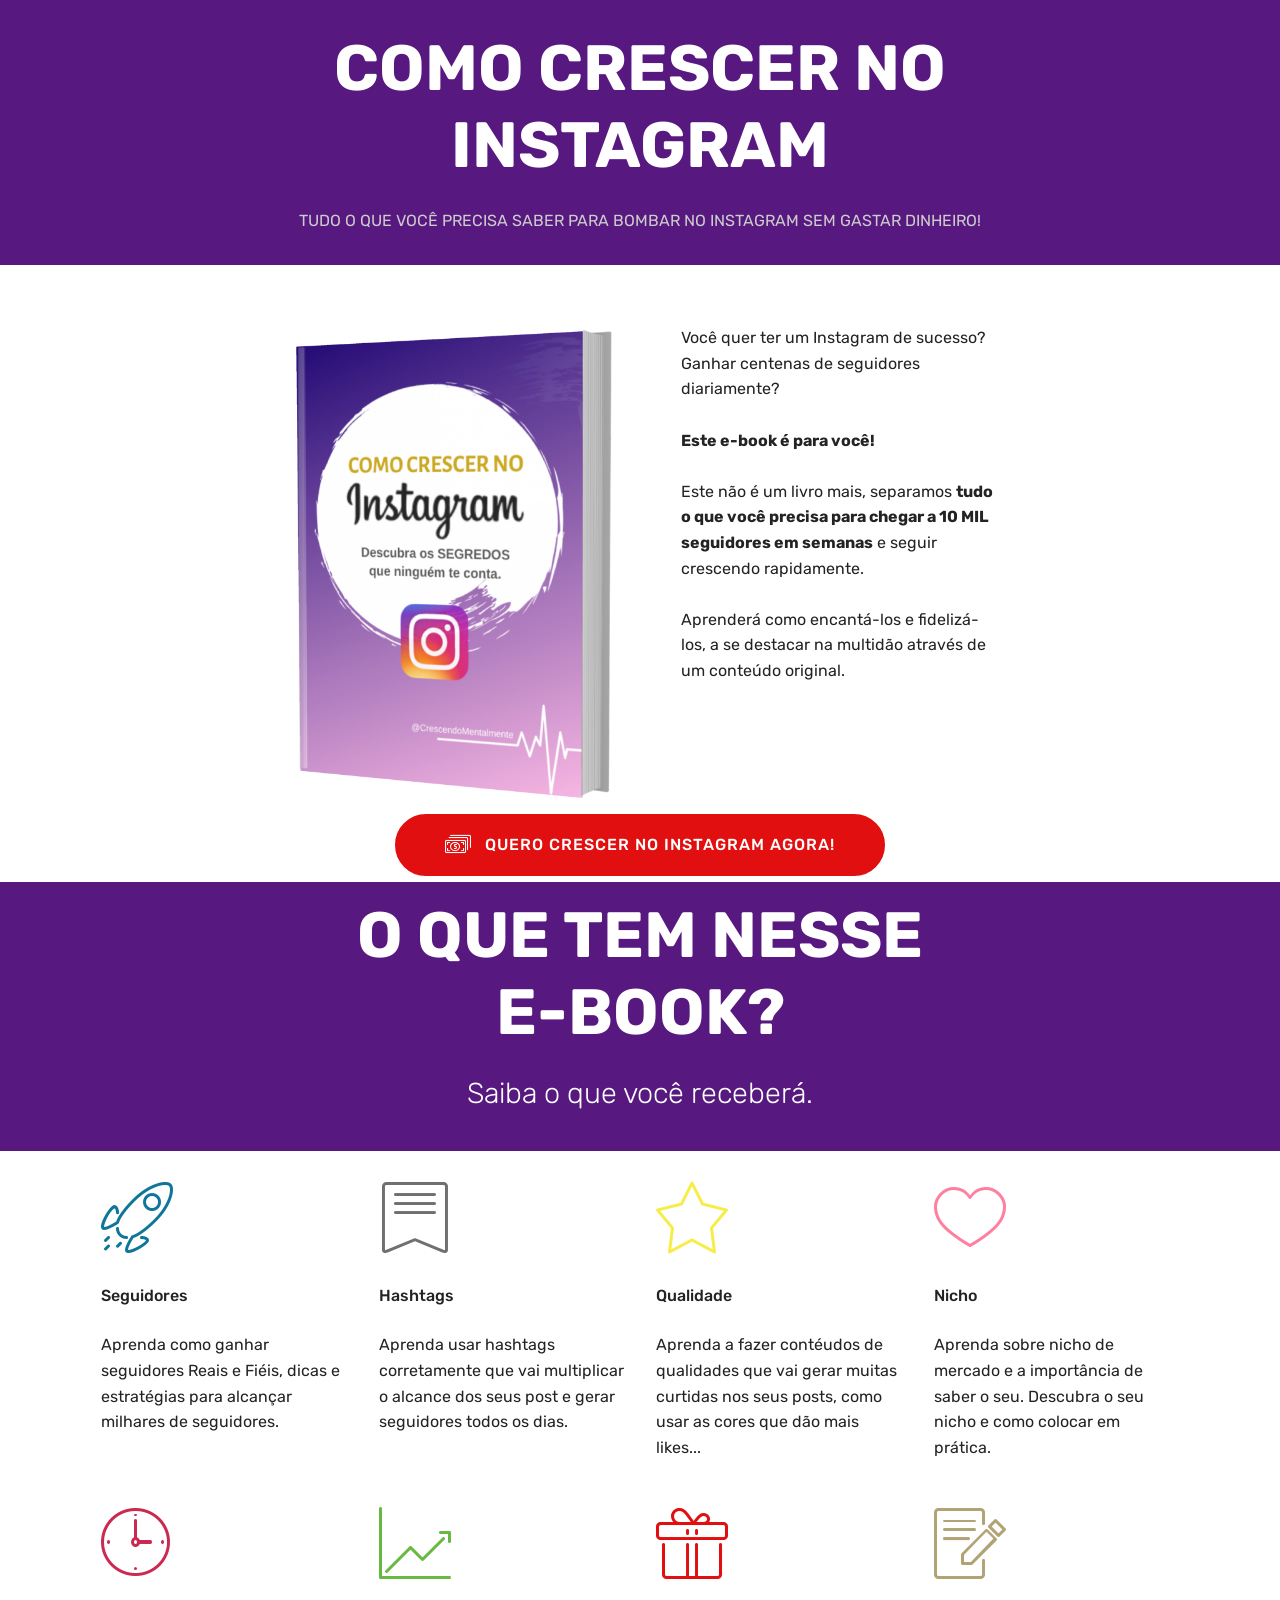
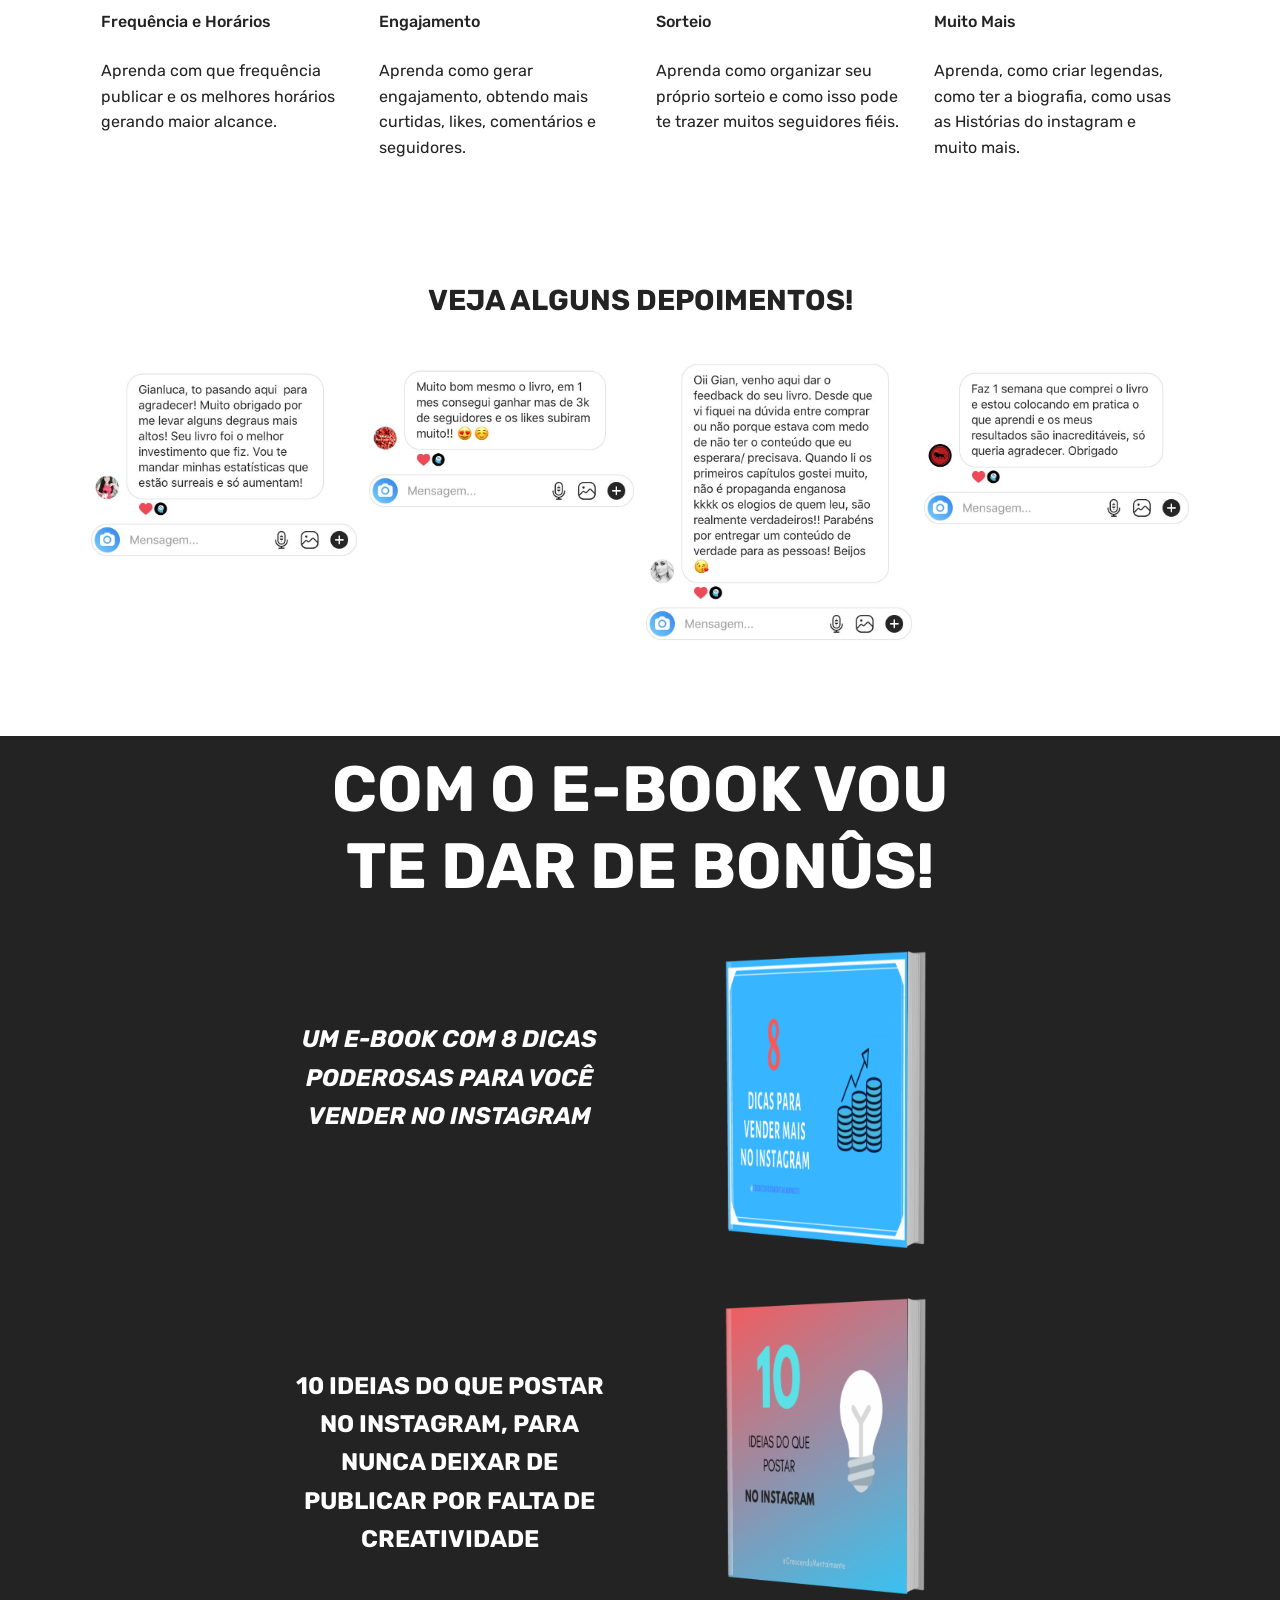
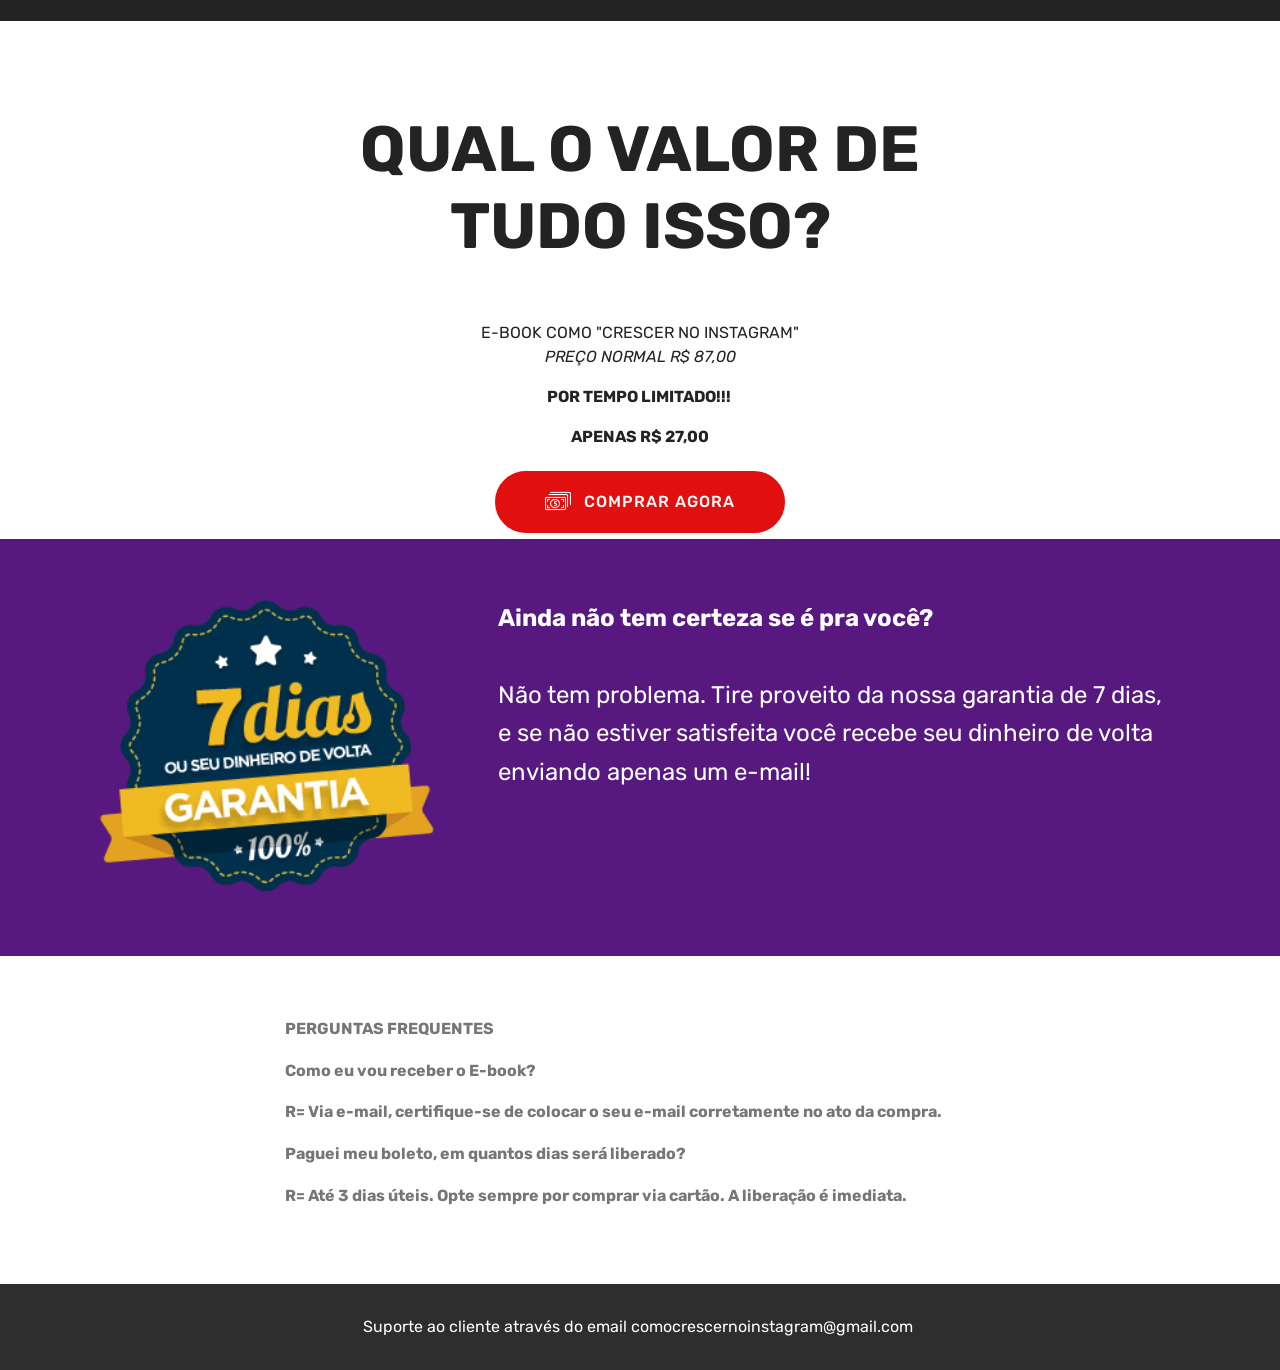
<file: html.html>
<!DOCTYPE html>
<html  >
<head>
  <!-- Site made with Mobirise Website Builder v4.12.3, https://mobirise.com -->
  <meta charset="UTF-8">
  <meta http-equiv="X-UA-Compatible" content="IE=edge">
  <meta name="generator" content="Mobirise v4.12.3, mobirise.com">
  <meta name="twitter:card" content="summary_large_image"/>
  <meta name="twitter:image:src" content="assets/images/html-meta.png">
  <meta property="og:image" content="assets/images/html-meta.png">
  <meta name="twitter:title" content="COMO CRESCER NO INSTAGRAM">
  <meta name="viewport" content="width=device-width, initial-scale=1, minimum-scale=1">
  <link rel="shortcut icon" href="assets/images/capa-quadrada-128x133.png" type="image/x-icon">
  <meta name="description" content="Descubra os SEGREDOS que ninguém te conta para crescer no INSTAGRAM, e tornar o seu perfil LITERALMENTE um ÍMÃ de SEGUIDORES!">
  
  
  <title>COMO CRESCER NO INSTAGRAM</title>
  <link rel="stylesheet" href="assets/web/assets/mobirise-icons/mobirise-icons.css">
  <link rel="stylesheet" href="assets/bootstrap/css/bootstrap.min.css">
  <link rel="stylesheet" href="assets/bootstrap/css/bootstrap-grid.min.css">
  <link rel="stylesheet" href="assets/bootstrap/css/bootstrap-reboot.min.css">
  <link rel="stylesheet" href="assets/tether/tether.min.css">
  <link rel="stylesheet" href="assets/animatecss/animate.min.css">
  <link rel="stylesheet" href="assets/theme/css/style.css">
  <link rel="preload" as="style" href="assets/mobirise/css/mbr-additional.css"><link rel="stylesheet" href="assets/mobirise/css/mbr-additional.css" type="text/css">
  
  
  
</head>
<body>

<!-- Analytics -->
<!-- Facebook Pixel Code -->
<script>
  !function(f,b,e,v,n,t,s)
  {if(f.fbq)return;n=f.fbq=function(){n.callMethod?
  n.callMethod.apply(n,arguments):n.queue.push(arguments)};
  if(!f._fbq)f._fbq=n;n.push=n;n.loaded=!0;n.version='2.0';
  n.queue=[];t=b.createElement(e);t.async=!0;
  t.src=v;s=b.getElementsByTagName(e)[0];
  s.parentNode.insertBefore(t,s)}(window, document,'script',
  'https://connect.facebook.net/en_US/fbevents.js');
  fbq('init', '586595572191465');
  fbq('track', 'PageView');
</script>
<noscript><img height="1" width="1" style="display:none"
  src="https://www.facebook.com/tr?id=586595572191465&ev=PageView&noscript=1"
/></noscript>
<!-- End Facebook Pixel Code -->
<!-- /Analytics -->


  <section class="header1 cid-rhO88WHruW" id="header16-0">

    

    

    <div class="container">
        <div class="row justify-content-md-center">
            <div class="col-md-10 align-center">
                <h1 class="mbr-section-title mbr-bold pb-3 mbr-fonts-style display-1">COMO CRESCER NO INSTAGRAM</h1>
                
                <p class="mbr-text pb-3 mbr-fonts-style display-7">
                    TUDO O QUE VOCÊ PRECISA SABER PARA BOMBAR NO INSTAGRAM SEM GASTAR DINHEIRO!
                </p>
                
            </div>
        </div>
    </div>

</section>

<section class="engine"><a href="https://mobirise.info/i">free web creation software</a></section><section class="mbr-section content6 cid-rhO8c9h2gE" id="content6-1">
    
     
    
    <div class="container">
        <div class="media-container-row">
            <div class="col-12 col-md-8">
                <div class="media-container-row">
                    <div class="mbr-figure" style="width: 115%;">
                      <img src="assets/images/e-book-como-crescer-no-instagram2.png" alt="Mobirise" title="">  
                    </div>
                    <div class="media-content">
                        <div class="mbr-section-text">
                            <p class="mbr-text mb-0 mbr-fonts-style display-7">Você quer ter um Instagram de sucesso?<br>Ganhar centenas de seguidores diariamente?<br>
<br><strong>Este e-book é para você!</strong><br><br>Este não é um livro mais, separamos <strong>tudo o que você precisa para chegar a 10 MIL seguidores em semanas</strong> e seguir crescendo rapidamente.<br><br>Aprenderá como encantá-los e fidelizá-los, a se destacar na multidão através de um conteúdo original.<br><br><br></p>
                        </div>
                    </div>
                </div>
            </div>
        </div>
    </div>
</section>

<section class="header1 cid-rFpoP9iiyk" id="header16-g">

    

    

    <div class="container">
        <div class="row justify-content-md-center">
            <div class="col-md-10 align-center">
                
                
                
                <div class="mbr-section-btn"><a class="btn btn-md btn-secondary display-7" href="https://app.monetizze.com.br/checkout/PEX66305" target="_blank"><span class="mbri-cash mbr-iconfont mbr-iconfont-btn"></span>QUERO CRESCER NO INSTAGRAM AGORA!</a></div>
            </div>
        </div>
    </div>

</section>

<section class="header1 cid-rhO9r6UC67" id="header16-a">

    

    

    <div class="container">
        <div class="row justify-content-md-center">
            <div class="col-md-10 align-center">
                <h1 class="mbr-section-title mbr-bold pb-3 mbr-fonts-style display-1">O QUE TEM NESSE
<div>E-BOOK?</div></h1>
                <h3 class="mbr-section-subtitle mbr-light pb-3 mbr-fonts-style display-2">Saiba o que você receberá.</h3>
                
                
            </div>
        </div>
    </div>

</section>

<section class="features5 cid-rhOayu1ALL" id="features5-b">
    
    

    
    <div class="container">
        <div class="media-container-row">

            <div class="card p-3 col-12 col-md-6 col-lg-3">
                <div class="card-img pb-3">
                    <span class="mbr-iconfont mbri-rocket" style="color: rgb(15, 118, 153); fill: rgb(15, 118, 153);"></span>
                </div>
                <div class="card-box">
                    <h4 class="card-title py-3 mbr-fonts-style display-7">
                        Seguidores
                    </h4>
                    <p class="mbr-text mbr-fonts-style display-7">Aprenda como ganhar seguidores Reais e Fiéis, dicas e estratégias para alcançar milhares de seguidores.</p>
                </div>
            </div>

            <div class="card p-3 col-12 col-md-6 col-lg-3">
                <div class="card-img pb-3">
                    <span class="mbr-iconfont mbri-bookmark"></span>
                </div>
                <div class="card-box">
                    <h4 class="card-title py-3 mbr-fonts-style display-7">
                        Hashtags
                    </h4>
                    <p class="mbr-text mbr-fonts-style display-7">Aprenda usar hashtags corretamente que vai multiplicar o alcance dos seus post e gerar seguidores todos os dias.</p>
                </div>
            </div>

            <div class="card p-3 col-12 col-md-6 col-lg-3">
                <div class="card-img pb-3">
                    <span class="mbr-iconfont mbri-star" style="color: rgb(247, 237, 74); fill: rgb(247, 237, 74);"></span>
                </div>
                <div class="card-box">
                    <h4 class="card-title py-3 mbr-fonts-style display-7">
                        Qualidade
                    </h4>
                    <p class="mbr-text mbr-fonts-style display-7">Aprenda a fazer contéudos de qualidades que vai gerar muitas curtidas nos seus posts, como usar as cores que dão mais likes...</p>
                </div>
            </div>

            <div class="card p-3 col-12 col-md-6 col-lg-3">
                <div class="card-img pb-3">
                    <span class="mbr-iconfont mbri-hearth" style="color: rgb(255, 127, 159); fill: rgb(255, 127, 159);"></span>
                </div>
                <div class="card-box mbr-fonts-style">
                    <h4 class="card-title py-3 display-7">Nicho</h4>
                    <p class="mbr-text mbr-fonts-style display-7">Aprenda sobre nicho de mercado e a importância de saber o seu. Descubra o seu nicho e como colocar em prática.</p>
                </div>
            </div>
        </div>
    </div>
</section>

<section class="features5 cid-rFpm6REGW7" id="features5-e">
    
    

    
    <div class="container">
        <div class="media-container-row">

            <div class="card p-3 col-12 col-md-6 col-lg-3">
                <div class="card-img pb-3">
                    <span class="mbr-iconfont mbri-clock" style="color: rgb(204, 41, 82); fill: rgb(204, 41, 82);"></span>
                </div>
                <div class="card-box">
                    <h4 class="card-title py-3 mbr-fonts-style display-7">Frequência e  Horários</h4>
                    <p class="mbr-text mbr-fonts-style display-7">Aprenda com que frequência publicar e os melhores horários gerando maior alcance.</p>
                </div>
            </div>

            <div class="card p-3 col-12 col-md-6 col-lg-3">
                <div class="card-img pb-3">
                    <span class="mbr-iconfont mbri-growing-chart" style="color: rgb(103, 185, 66); fill: rgb(103, 185, 66);"></span>
                </div>
                <div class="card-box">
                    <h4 class="card-title py-3 mbr-fonts-style display-7">
                        Engajamento
                    </h4>
                    <p class="mbr-text mbr-fonts-style display-7">Aprenda como gerar engajamento, obtendo mais curtidas, likes, comentários e seguidores.</p>
                </div>
            </div>

            <div class="card p-3 col-12 col-md-6 col-lg-3">
                <div class="card-img pb-3">
                    <span class="mbr-iconfont mbri-gift" style="color: rgb(225, 15, 15); fill: rgb(225, 15, 15);"></span>
                </div>
                <div class="card-box">
                    <h4 class="card-title py-3 mbr-fonts-style display-7">Sorteio</h4>
                    <p class="mbr-text mbr-fonts-style display-7">Aprenda como organizar seu próprio sorteio e como isso pode te trazer muitos seguidores fiéis.</p>
                </div>
            </div>

            <div class="card p-3 col-12 col-md-6 col-lg-3">
                <div class="card-img pb-3">
                    <span class="mbr-iconfont mbri-edit" style="color: rgb(177, 163, 116); fill: rgb(177, 163, 116);"></span>
                </div>
                <div class="card-box mbr-fonts-style">
                    <h4 class="card-title py-3 display-7">Muito Mais</h4>
                    <p class="mbr-text mbr-fonts-style display-7">Aprenda, como criar legendas, como ter a biografia, como usas as Histórias do instagram e muito mais.</p>
                </div>
            </div>
        </div>
    </div>
</section>

<section class="mbr-gallery gallery5 cid-rFNkqGUkNc" id="gallery5-19">

    

    

    <div class="container">
        <h3 class="mbr-section-title align-center mbr-fonts-style display-2"><strong>
            VEJA ALGUNS DEPOIMENTOS!<br></strong><br></h3>
        
        <div class="row" id="gallery" data-toggle="modal" data-target="#carouselModal">
            <div class="col-sm-6 col-md-4 col-lg-3 item gallery-image">
                <div class="item-wrapper">
                    <img class="w-100" src="assets/images/depoimento-insta-1.jpg" alt="" data-target="#mbrCarousel" data-slide-to="0" title="">
                </div>
            </div>
            <div class="col-sm-6 col-md-4 col-lg-3 item gallery-image">
                <div class="item-wrapper">
                    <img class="w-100" src="assets/images/depoimento-insta-2.jpg" alt="" data-target="#mbrCarousel" data-slide-to="1" title="">
                </div>
            </div>
            <div class="col-sm-6 col-md-4 col-lg-3 item gallery-image">
                <div class="item-wrapper">
                    <img class="w-100" src="assets/images/depoimento-insta-3.jpg" alt="" data-target="#mbrCarousel" data-slide-to="2" title="">
                </div>
            </div>
            <div class="col-sm-6 col-md-4 col-lg-3 item gallery-image">
                <div class="item-wrapper">
                    <img class="w-100" src="assets/images/depoimento-insta-4.jpg" alt="" data-target="#mbrCarousel" data-slide-to="3" title="">
                </div>
            </div>
        </div>

        <div class="modal mbr-slider fade" id="carouselModal" tabindex="-1" role="dialog" aria-hidden="true">
            <div class="modal-dialog" role="document">
                <div class="modal-content">
                    <div class="modal-body">
                        <div id="mbrCarousel" class="carousel slide" data-ride="carousel">
                            <div class="carousel-inner">
                                <div class="carousel-item active">
                                    <img class="d-block w-100" src="assets/images/background1.jpg" alt="">
                                </div>
                                <div class="carousel-item">
                                    <img class="d-block w-100" src="assets/images/background2.jpg" alt="">
                                </div>
                                <div class="carousel-item">
                                    <img class="d-block w-100" src="assets/images/background3.jpg" alt="">
                                </div>
                                <div class="carousel-item">
                                    <img class="d-block w-100" src="assets/images/background4.jpg" alt="">
                                </div>
                            </div>
                            <ol class="carousel-indicators">
                                <li data-target="#mbrCarousel" data-slide-to="0" class="active"></li>
                                <li data-target="#mbrCarousel" data-slide-to="1"></li>
                                <li data-target="#mbrCarousel" data-slide-to="2"></li>
                                <li data-target="#mbrCarousel" data-slide-to="3"></li>
                            </ol>
                            <a role="button" href="" class="close" data-dismiss="modal" aria-label="Close">
                            </a>
                            <a class="carousel-control-prev carousel-control" href="#mbrCarousel" role="button" data-slide="prev">
                                <span class="mbri-left mbr-iconfont" aria-hidden="true"></span>
                                <span class="sr-only">Previous</span>
                            </a>
                            <a class="carousel-control-next carousel-control" href="#mbrCarousel" role="button" data-slide="next">
                                <span class="mbri-right mbr-iconfont" aria-hidden="true"></span>
                                <span class="sr-only">Next</span>
                            </a>
                        </div>
                    </div>
                </div>
            </div>
        </div>
    </div>
</section>

<section class="header1 cid-rP1AigdWxf" id="header16-2b">

    

    

    <div class="container">
        <div class="row justify-content-md-center">
            <div class="col-md-10 align-center">
                <h1 class="mbr-section-title mbr-bold pb-3 mbr-fonts-style display-1">COM O E-BOOK VOU <br>TE DAR DE BONÛS!</h1>
                
                
                
            </div>
        </div>
    </div>

</section>

<section class="mbr-section content6 cid-rJJGSEparU" id="content6-2a">
    
     
    
    <div class="container">
        <div class="media-container-row">
            <div class="col-12 col-md-8">
                <div class="media-container-row">
                    <div class="mbr-figure" style="width: 105%;">
                      <img src="assets/images/mock-53.png" alt="Mobirise" title="">  
                    </div>
                    <div class="media-content">
                        <div class="mbr-section-text">
                            <p class="mbr-text mb-0 mbr-fonts-style display-5"><strong><br></strong><br><strong><em>UM E-BOOK COM 8 DICAS PODEROSAS PARA VOCÊ VENDER NO INSTAGRAM</em><br></strong><br></p>
                        </div>
                    </div>
                </div>
            </div>
        </div>
    </div>
</section>

<section class="mbr-section content6 cid-rP1AUrdd0R" id="content6-2c">
    
     
    
    <div class="container">
        <div class="media-container-row">
            <div class="col-12 col-md-8">
                <div class="media-container-row">
                    <div class="mbr-figure" style="width: 105%;">
                      <img src="assets/images/mock-54.png" alt="Mobirise" title="">  
                    </div>
                    <div class="media-content">
                        <div class="mbr-section-text">
                            <p class="mbr-text mb-0 mbr-fonts-style display-5"><strong><br></strong><br><strong>10 IDEIAS DO QUE POSTAR NO INSTAGRAM, PARA NUNCA DEIXAR DE PUBLICAR POR FALTA DE CREATIVIDADE<br></strong><br></p>
                        </div>
                    </div>
                </div>
            </div>
        </div>
    </div>
</section>

<section class="header1 cid-rhO8GMCrhV" id="header16-6">

    

    

    <div class="container">
        <div class="row justify-content-md-center">
            <div class="col-md-10 align-center">
                <h1 class="mbr-section-title mbr-bold pb-3 mbr-fonts-style display-1">QUAL O VALOR DE 
<div>TUDO ISSO?</div></h1>
                
                <p class="mbr-text pb-3 mbr-fonts-style display-2"></p><p>E-BOOK COMO "CRESCER NO INSTAGRAM"<br><em>PREÇO NORMAL R$ 87,00
</em><br></p><p><strong>POR TEMPO LIMITADO!!!&nbsp;</strong></p><p><strong>APENAS R$ 27,00</strong><br></p><p></p>
                
            </div>
        </div>
    </div>

</section>

<section class="header1 cid-rFpov1YaFc" id="header16-f">

    

    

    <div class="container">
        <div class="row justify-content-md-center">
            <div class="col-md-10 align-center">
                
                
                
                <div class="mbr-section-btn"><a class="btn btn-md btn-secondary display-7" href="https://app.monetizze.com.br/checkout/PEX66305"><span class="mbri-cash mbr-iconfont mbr-iconfont-btn"></span>COMPRAR AGORA</a></div>
            </div>
        </div>
    </div>

</section>

<section class="mbr-section content7 cid-rFMUjRR28P" id="content7-v">
          
    

    <div class="container">
        <div class="media-container-row">
            <div class="col-12 col-md-12">
                <div class="media-container-row">
                    <div class="media-content">
                        <div class="mbr-section-text">
                            <p class="mbr-text align-right mb-0 mbr-fonts-style display-5"><strong>Ainda não tem certeza se é pra você?</strong><br><br>Não tem problema. Tire proveito da nossa garantia de 7 dias, 
<br>e se não estiver satisfeita você recebe seu dinheiro de volta 
<br>enviando apenas um e-mail!<br></p>
                        </div>
                    </div>
                    <div class="mbr-figure" style="width: 55%;">
                     <img src="assets/images/garantia-7-dias-monetizze.png" alt="Mobirise" title="">  
                    </div>
                </div>
            </div>
        </div>
    </div>
</section>

<section class="mbr-section article content1 cid-rFppSkfXNp" id="content1-h">
    
     

    <div class="container">
        <div class="media-container-row">
            <div class="mbr-text col-12 mbr-fonts-style display-7 col-md-8"><p><strong>PERGUNTAS FREQUENTES
</strong></p><p><strong>Como eu vou receber o E-book?
</strong></p><p><strong>R= Via e-mail, certifique-se de colocar o seu e-mail corretamente no ato da compra.
</strong></p><p><strong>Paguei meu boleto, em quantos dias será liberado?
</strong></p><p><strong>R= Até 3 dias úteis. Opte sempre por comprar via cartão. A liberação é imediata.</strong></p></div>
        </div>
    </div>
</section>

<section once="" class="cid-rFNosI0GuK" id="footer6-1c">

    

    

    <div class="container">
        <div class="media-container-row align-center mbr-white">
            <div class="col-12">
                <p class="mbr-text mb-0 mbr-fonts-style display-7">Suporte ao cliente através do email comocrescernoinstagram@gmail.com&nbsp;</p>
            </div>
        </div>
    </div>
</section>


  <script src="assets/web/assets/jquery/jquery.min.js"></script>
  <script src="assets/popper/popper.min.js"></script>
  <script src="assets/bootstrap/js/bootstrap.min.js"></script>
  <script src="assets/tether/tether.min.js"></script>
  <script src="assets/smoothscroll/smooth-scroll.js"></script>
  <script src="assets/viewportchecker/jquery.viewportchecker.js"></script>
  <script src="assets/theme/js/script.js"></script>
  
  
  <input name="animation" type="hidden">
  </body>
</html>
</file>
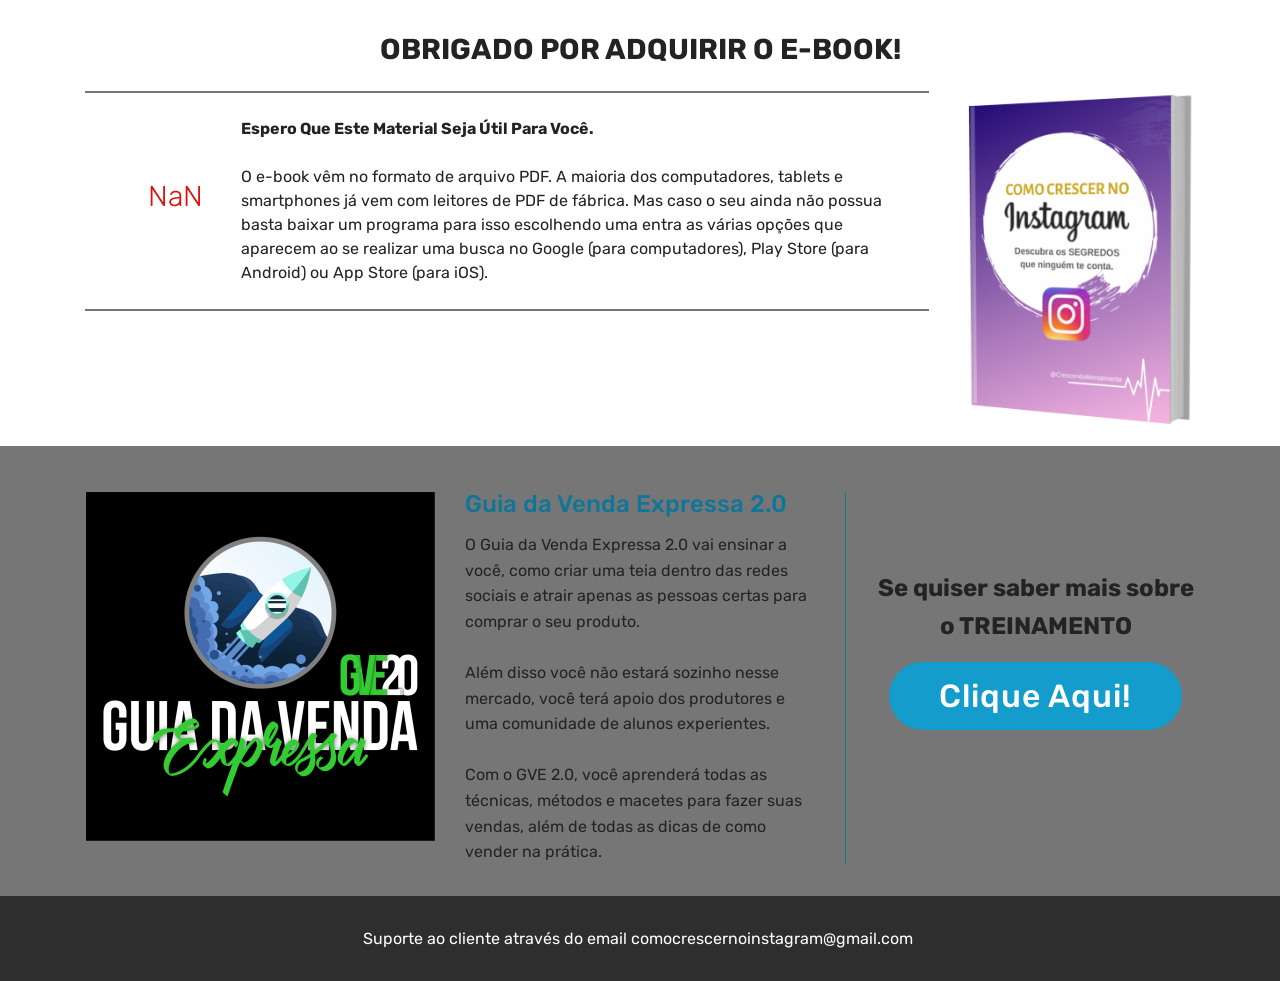
<file: page1.html>
<!DOCTYPE html>
<html  >
<head>
  <!-- Site made with Mobirise Website Builder v4.12.3, https://mobirise.com -->
  <meta charset="UTF-8">
  <meta http-equiv="X-UA-Compatible" content="IE=edge">
  <meta name="generator" content="Mobirise v4.12.3, mobirise.com">
  <meta name="viewport" content="width=device-width, initial-scale=1, minimum-scale=1">
  <link rel="shortcut icon" href="assets/images/capa-quadrada-128x133.png" type="image/x-icon">
  <meta name="description" content="Web Generator Description">
  
  
  <title>Obrigado</title>
  <link rel="stylesheet" href="assets/web/assets/mobirise-icons/mobirise-icons.css">
  <link rel="stylesheet" href="assets/bootstrap/css/bootstrap.min.css">
  <link rel="stylesheet" href="assets/bootstrap/css/bootstrap-grid.min.css">
  <link rel="stylesheet" href="assets/bootstrap/css/bootstrap-reboot.min.css">
  <link rel="stylesheet" href="assets/tether/tether.min.css">
  <link rel="stylesheet" href="assets/animatecss/animate.min.css">
  <link rel="stylesheet" href="assets/theme/css/style.css">
  <link rel="preload" as="style" href="assets/mobirise/css/mbr-additional.css"><link rel="stylesheet" href="assets/mobirise/css/mbr-additional.css" type="text/css">
  
  
  
</head>
<body>

<!-- Analytics -->
<!-- Facebook Pixel Code -->
<script>
  !function(f,b,e,v,n,t,s)
  {if(f.fbq)return;n=f.fbq=function(){n.callMethod?
  n.callMethod.apply(n,arguments):n.queue.push(arguments)};
  if(!f._fbq)f._fbq=n;n.push=n;n.loaded=!0;n.version='2.0';
  n.queue=[];t=b.createElement(e);t.async=!0;
  t.src=v;s=b.getElementsByTagName(e)[0];
  s.parentNode.insertBefore(t,s)}(window, document,'script',
  'https://connect.facebook.net/en_US/fbevents.js');
  fbq('init', '586595572191465');
  fbq('track', 'PageView');
</script>
<noscript><img height="1" width="1" style="display:none"
  src="https://www.facebook.com/tr?id=586595572191465&ev=PageView&noscript=1"
/></noscript>
<!-- End Facebook Pixel Code -->
<!-- /Analytics -->


  <section class="counters3 counters cid-s0D0ZnMwzG" id="counters3-2g">

    

    

    <div class="container pt-4 mt-2">
        <h2 class="mbr-section-title pb-3 align-center mbr-fonts-style display-2"><strong>
                    OBRIGADO POR ADQUIRIR O E-BOOK!
        </strong></h2>
        
        <div class="media-container-row">
            <div class="media-block m-auto" style="width: 24%;">
                <div class="mbr-figure">
                    <img src="assets/images/e-book-como-crescer-no-instagram2.png" alt="" title="">
                </div>
            </div>
            <div class="cards-block">
                <div class="cards-container">
                    <div class="card px-3 align-left col-12">
                        <div class="panel-item p-4 d-flex align-items-center">
                            <div class="card-img pr-3 d-flex align-items-center align-left">
                                
                                <h3 class="count py-3 mbr-fonts-style display-2"><strong>+&nbsp;</strong></h3>
                            </div>
                            <div class="card-text">
                                
                                <p class="mbr-content-text mbr-fonts-style display-7"><strong>Espero Que Este Material Seja Útil Para Você.</strong><br><br>O e-book vêm no formato de arquivo PDF. A maioria dos computadores, tablets e smartphones já vem com leitores de PDF de fábrica. Mas caso o seu ainda não possua basta baixar um programa para isso escolhendo uma entra as várias opções que aparecem ao se realizar uma busca no Google (para computadores), Play Store (para Android) ou App Store (para iOS).</p>
                            </div>
                        </div>
                    </div>
                    
                    
                    
                </div>
            </div>
        </div>
    </div>
</section>

<section class="engine"><a href="https://mobirise.info/a">online website builder</a></section><section class="services4 cid-s0D11cZ8c5" xmlns="http://www.w3.org/1999/html" id="services4-2h">
    <!---->
    
    <!---->
    <!--Overlay-->
    
    <!--Container-->
    <div class="container">
        <div class="row">
            <!--Card-1-->
            <div class="card p-3 col-12">
                <div class="card-wrapper media-container-row media-container-row">
                    <div class="card-box">
                        <div class="row">
                            <div class="col-12 col-md-12 col-lg-4">
                                <div class="wrapper">
                                    <!--Image-->
                                    <div class="mbr-figure" style="width: 100%;">
                                        <img src="assets/images/gve-logo-698x698.png" alt="Mobirise" title="">
                                    </div>
                                </div>
                            </div>
                            <div class="col-12 col-md-7 col-lg-4">
                                <div class="wrapper col-left">
                                    <!--Title-->
                                    <h4 class="card-title mbr-fonts-style display-5">Guia da Venda Expressa 2.0</h4>
                                    <!--Subtitle-->
                                    <p class="mbr-text mbr-fonts-style pt-3 display-7">O Guia da Venda Expressa 2.0 vai ensinar a você, como criar uma teia dentro das redes sociais e atrair apenas as pessoas certas para comprar o seu produto.
<br>
<br>Além disso você não estará sozinho nesse mercado, você terá apoio dos produtores e uma comunidade de alunos experientes.
<br>
<br>Com o GVE 2.0, você aprenderá todas as técnicas, métodos e macetes para fazer suas vendas, além de todas as dicas de como vender na prática.&nbsp;<br></p>
                                </div>
                            </div>
                            <div class="col-12 col-md-5 col-lg-4">
                                <div class="wrapper border_wrapper">
                                    <!--Cost-->
                                    <p class="mbr-text mbr-fonts-style col-right mbr-black align-center display-5"><strong>
                                        </strong><br><strong><br></strong><strong>Se quiser saber mais sobre o TREINAMENTO
                                    </strong></p>
                                    <!--Btn-->
                                    <div class="mbr-section-btn col-right align-center"><a href="http://mon.net.br/jeq2b" class="btn m-0 btn-primary display-4">Clique Aqui!</a></div>
                                </div>
                            </div>
                        </div>
                    </div>
                </div>
            </div>
            <!--Card-2-->
            
            <!--Card-3-->
            
        </div>
    </div>
</section>

<section once="" class="cid-rFNosI0GuK" id="footer6-2e">

    

    

    <div class="container">
        <div class="media-container-row align-center mbr-white">
            <div class="col-12">
                <p class="mbr-text mb-0 mbr-fonts-style display-7">Suporte ao cliente através do email comocrescernoinstagram@gmail.com&nbsp;</p>
            </div>
        </div>
    </div>
</section>


  <script src="assets/web/assets/jquery/jquery.min.js"></script>
  <script src="assets/popper/popper.min.js"></script>
  <script src="assets/bootstrap/js/bootstrap.min.js"></script>
  <script src="assets/tether/tether.min.js"></script>
  <script src="assets/smoothscroll/smooth-scroll.js"></script>
  <script src="assets/viewportchecker/jquery.viewportchecker.js"></script>
  <script src="assets/theme/js/script.js"></script>
  
  
  <input name="animation" type="hidden">
  </body>
</html>
</file>
<file: assets/web/assets/mobirise-icons/mobirise-icons.css>
@font-face {
  font-family: 'MobiriseIcons';
  src:  url('mobirise-icons.eot?spat4u');
  src:  url('mobirise-icons.eot?spat4u#iefix') format('embedded-opentype'),
    url('mobirise-icons.ttf?spat4u') format('truetype'),
    url('mobirise-icons.woff?spat4u') format('woff'),
    url('mobirise-icons.svg?spat4u#MobiriseIcons') format('svg');
  font-weight: normal;
  font-style: normal;
  font-display: swap;
}

[class^="mbri-"], [class*=" mbri-"] {
  /* use !important to prevent issues with browser extensions that change fonts */
  font-family: MobiriseIcons !important;
  speak: none;
  font-style: normal;
  font-weight: normal;
  font-variant: normal;
  text-transform: none;
  line-height: 1;

  /* Better Font Rendering =========== */
  -webkit-font-smoothing: antialiased;
  -moz-osx-font-smoothing: grayscale;
}

.mbri-add-submenu:before {
  content: "\e900";
}
.mbri-alert:before {
  content: "\e901";
}
.mbri-align-center:before {
  content: "\e902";
}
.mbri-align-justify:before {
  content: "\e903";
}
.mbri-align-left:before {
  content: "\e904";
}
.mbri-align-right:before {
  content: "\e905";
}
.mbri-android:before {
  content: "\e906";
}
.mbri-apple:before {
  content: "\e907";
}
.mbri-arrow-down:before {
  content: "\e908";
}
.mbri-arrow-next:before {
  content: "\e909";
}
.mbri-arrow-prev:before {
  content: "\e90a";
}
.mbri-arrow-up:before {
  content: "\e90b";
}
.mbri-bold:before {
  content: "\e90c";
}
.mbri-bookmark:before {
  content: "\e90d";
}
.mbri-bootstrap:before {
  content: "\e90e";
}
.mbri-briefcase:before {
  content: "\e90f";
}
.mbri-browse:before {
  content: "\e910";
}
.mbri-bulleted-list:before {
  content: "\e911";
}
.mbri-calendar:before {
  content: "\e912";
}
.mbri-camera:before {
  content: "\e913";
}
.mbri-cart-add:before {
  content: "\e914";
}
.mbri-cart-full:before {
  content: "\e915";
}
.mbri-cash:before {
  content: "\e916";
}
.mbri-change-style:before {
  content: "\e917";
}
.mbri-chat:before {
  content: "\e918";
}
.mbri-clock:before {
  content: "\e919";
}
.mbri-close:before {
  content: "\e91a";
}
.mbri-cloud:before {
  content: "\e91b";
}
.mbri-code:before {
  content: "\e91c";
}
.mbri-contact-form:before {
  content: "\e91d";
}
.mbri-credit-card:before {
  content: "\e91e";
}
.mbri-cursor-click:before {
  content: "\e91f";
}
.mbri-cust-feedback:before {
  content: "\e920";
}
.mbri-database:before {
  content: "\e921";
}
.mbri-delivery:before {
  content: "\e922";
}
.mbri-desktop:before {
  content: "\e923";
}
.mbri-devices:before {
  content: "\e924";
}
.mbri-down:before {
  content: "\e925";
}
.mbri-download:before {
  content: "\e989";
}
.mbri-drag-n-drop:before {
  content: "\e927";
}
.mbri-drag-n-drop2:before {
  content: "\e928";
}
.mbri-edit:before {
  content: "\e929";
}
.mbri-edit2:before {
  content: "\e92a";
}
.mbri-error:before {
  content: "\e92b";
}
.mbri-extension:before {
  content: "\e92c";
}
.mbri-features:before {
  content: "\e92d";
}
.mbri-file:before {
  content: "\e92e";
}
.mbri-flag:before {
  content: "\e92f";
}
.mbri-folder:before {
  content: "\e930";
}
.mbri-gift:before {
  content: "\e931";
}
.mbri-github:before {
  content: "\e932";
}
.mbri-globe:before {
  content: "\e933";
}
.mbri-globe-2:before {
  content: "\e934";
}
.mbri-growing-chart:before {
  content: "\e935";
}
.mbri-hearth:before {
  content: "\e936";
}
.mbri-help:before {
  content: "\e937";
}
.mbri-home:before {
  content: "\e938";
}
.mbri-hot-cup:before {
  content: "\e939";
}
.mbri-idea:before {
  content: "\e93a";
}
.mbri-image-gallery:before {
  content: "\e93b";
}
.mbri-image-slider:before {
  content: "\e93c";
}
.mbri-info:before {
  content: "\e93d";
}
.mbri-italic:before {
  content: "\e93e";
}
.mbri-key:before {
  content: "\e93f";
}
.mbri-laptop:before {
  content: "\e940";
}
.mbri-layers:before {
  content: "\e941";
}
.mbri-left-right:before {
  content: "\e942";
}
.mbri-left:before {
  content: "\e943";
}
.mbri-letter:before {
  content: "\e944";
}
.mbri-like:before {
  content: "\e945";
}
.mbri-link:before {
  content: "\e946";
}
.mbri-lock:before {
  content: "\e947";
}
.mbri-login:before {
  content: "\e948";
}
.mbri-logout:before {
  content: "\e949";
}
.mbri-magic-stick:before {
  content: "\e94a";
}
.mbri-map-pin:before {
  content: "\e94b";
}
.mbri-menu:before {
  content: "\e94c";
}
.mbri-mobile:before {
  content: "\e94d";
}
.mbri-mobile2:before {
  content: "\e94e";
}
.mbri-mobirise:before {
  content: "\e94f";
}
.mbri-more-horizontal:before {
  content: "\e950";
}
.mbri-more-vertical:before {
  content: "\e951";
}
.mbri-music:before {
  content: "\e952";
}
.mbri-new-file:before {
  content: "\e953";
}
.mbri-numbered-list:before {
  content: "\e954";
}
.mbri-opened-folder:before {
  content: "\e955";
}
.mbri-pages:before {
  content: "\e956";
}
.mbri-paper-plane:before {
  content: "\e957";
}
.mbri-paperclip:before {
  content: "\e958";
}
.mbri-photo:before {
  content: "\e959";
}
.mbri-photos:before {
  content: "\e95a";
}
.mbri-pin:before {
  content: "\e95b";
}
.mbri-play:before {
  content: "\e95c";
}
.mbri-plus:before {
  content: "\e95d";
}
.mbri-preview:before {
  content: "\e95e";
}
.mbri-print:before {
  content: "\e95f";
}
.mbri-protect:before {
  content: "\e960";
}
.mbri-question:before {
  content: "\e961";
}
.mbri-quote-left:before {
  content: "\e962";
}
.mbri-quote-right:before {
  content: "\e963";
}
.mbri-refresh:before {
  content: "\e964";
}
.mbri-responsive:before {
  content: "\e965";
}
.mbri-right:before {
  content: "\e966";
}
.mbri-rocket:before {
  content: "\e967";
}
.mbri-sad-face:before {
  content: "\e968";
}
.mbri-sale:before {
  content: "\e969";
}
.mbri-save:before {
  content: "\e96a";
}
.mbri-search:before {
  content: "\e96b";
}
.mbri-setting:before {
  content: "\e96c";
}
.mbri-setting2:before {
  content: "\e96d";
}
.mbri-setting3:before {
  content: "\e96e";
}
.mbri-share:before {
  content: "\e96f";
}
.mbri-shopping-bag:before {
  content: "\e970";
}
.mbri-shopping-basket:before {
  content: "\e971";
}
.mbri-shopping-cart:before {
  content: "\e972";
}
.mbri-sites:before {
  content: "\e973";
}
.mbri-smile-face:before {
  content: "\e974";
}
.mbri-speed:before {
  content: "\e975";
}
.mbri-star:before {
  content: "\e976";
}
.mbri-success:before {
  content: "\e977";
}
.mbri-sun:before {
  content: "\e978";
}
.mbri-sun2:before {
  content: "\e979";
}
.mbri-tablet:before {
  content: "\e97a";
}
.mbri-tablet-vertical:before {
  content: "\e97b";
}
.mbri-target:before {
  content: "\e97c";
}
.mbri-timer:before {
  content: "\e97d";
}
.mbri-to-ftp:before {
  content: "\e97e";
}
.mbri-to-local-drive:before {
  content: "\e97f";
}
.mbri-touch-swipe:before {
  content: "\e980";
}
.mbri-touch:before {
  content: "\e981";
}
.mbri-trash:before {
  content: "\e982";
}
.mbri-underline:before {
  content: "\e983";
}
.mbri-unlink:before {
  content: "\e984";
}
.mbri-unlock:before {
  content: "\e985";
}
.mbri-up-down:before {
  content: "\e986";
}
.mbri-up:before {
  content: "\e987";
}
.mbri-update:before {
  content: "\e988";
}
.mbri-upload:before {
 content: "\e926"; 
}
.mbri-user:before {
  content: "\e98a";
}
.mbri-user2:before {
  content: "\e98b";
}
.mbri-users:before {
  content: "\e98c";
}
.mbri-video:before {
  content: "\e98d";
}
.mbri-video-play:before {
  content: "\e98e";
}
.mbri-watch:before {
  content: "\e98f";
}
.mbri-website-theme:before {
  content: "\e990";
}
.mbri-wifi:before {
  content: "\e991";
}
.mbri-windows:before {
  content: "\e992";
}
.mbri-zoom-out:before {
  content: "\e993";
}
.mbri-redo:before {
  content: "\e994";
}
.mbri-undo:before {
  content: "\e995";
}
</file>
<file: assets/theme/css/style.css>
@charset "UTF-8";
/*!
 * Mobirise v4 theme (https://mobirise.com/)
 * Copyright 2017 Mobirise
 */
section {
  background-color: #eeeeee;
}

body {
  font-style: normal;
  line-height: 1.5;
}

section,
.container,
.container-fluid {
  position: relative;
  word-wrap: break-word;
}

a.mbr-iconfont:hover {
  text-decoration: none;
}

.article .lead p,
.article .lead ul,
.article .lead ol,
.article .lead pre,
.article .lead blockquote {
  margin-bottom: 0;
}

ul,
ol,
pre,
blockquote {
  margin-bottom: 2.3125rem;
}

pre {
  background: #f4f4f4;
  padding: 10px 24px;
  white-space: pre-wrap;
}

.inactive {
  -webkit-user-select: none;
  -moz-user-select: none;
  -ms-user-select: none;
  user-select: none;
  pointer-events: none;
  -webkit-user-drag: none;
  user-drag: none;
}

.mbr-section__comments .row {
  justify-content: center;
  -webkit-justify-content: center;
}

a {
  font-style: normal;
  font-weight: 400;
  cursor: pointer;
}
a, a:hover {
  text-decoration: none;
}

figure {
  margin-bottom: 0;
}

body {
  color: #232323;
}

h1,
h2,
h3,
h4,
h5,
h6,
.h1,
.h2,
.h3,
.h4,
.h5,
.h6,
.display-1,
.display-2,
.display-3,
.display-4 {
  line-height: 1;
  word-break: break-word;
  word-wrap: break-word;
}

.mbr-section-title {
  font-style: normal;
  line-height: 1.2;
}

.mbr-section-subtitle {
  line-height: 1.3;
}

.mbr-text {
  font-style: normal;
  line-height: 1.6;
}

b,
strong {
  font-weight: bold;
}

blockquote {
  padding: 10px 0 10px 20px;
  position: relative;
  border-left: 2px solid;
  border-color: #ff3366;
}

input:-webkit-autofill, input:-webkit-autofill:hover, input:-webkit-autofill:focus, input:-webkit-autofill:active {
  transition-delay: 9999s;
  transition-property: background-color, color;
}

textarea[type=hidden] {
  display: none;
}

body {
  position: relative;
}

section {
  background-position: 50% 50%;
  background-repeat: no-repeat;
  background-size: cover;
}
section .mbr-background-video,
section .mbr-background-video-preview {
  position: absolute;
  bottom: 0;
  left: 0;
  right: 0;
  top: 0;
}

.hidden {
  visibility: hidden;
}

.mbr-z-index20 {
  z-index: 20;
}

/*! Base colors */
.mbr-white {
  color: #ffffff;
}

.mbr-black {
  color: #000000;
}

.mbr-bg-white {
  background-color: #ffffff;
}

.mbr-bg-black {
  background-color: #000000;
}

/*! Text-aligns */
.align-left {
  text-align: left;
}

.align-center {
  text-align: center;
}

.align-right {
  text-align: right;
}

@media (max-width: 767px) {
  .align-left,
.align-center,
.align-right,
.mbr-section-btn,
.mbr-section-title {
    text-align: center;
  }
}
/*! Font-weight  */
.mbr-light {
  font-weight: 300;
}

.mbr-regular {
  font-weight: 400;
}

.mbr-semibold {
  font-weight: 500;
}

.mbr-bold {
  font-weight: 700;
}

/*! Media  */
.media-size-item {
  -webkit-flex: 1 1 auto;
  -moz-flex: 1 1 auto;
  -ms-flex: 1 1 auto;
  -o-flex: 1 1 auto;
  flex: 1 1 auto;
}

.media-content {
  -webkit-flex-basis: 100%;
  flex-basis: 100%;
}

.media-container-row {
  display: -ms-flexbox;
  display: -webkit-flex;
  display: flex;
  -webkit-flex-direction: row;
  -ms-flex-direction: row;
  flex-direction: row;
  -webkit-flex-wrap: wrap;
  -ms-flex-wrap: wrap;
  flex-wrap: wrap;
  -webkit-justify-content: center;
  -ms-flex-pack: center;
  justify-content: center;
  -webkit-align-content: center;
  -ms-flex-line-pack: center;
  align-content: center;
  -webkit-align-items: start;
  -ms-flex-align: start;
  align-items: start;
}
.media-container-row .media-size-item {
  width: 400px;
}

.media-container-column {
  display: -ms-flexbox;
  display: -webkit-flex;
  display: flex;
  -webkit-flex-direction: column;
  -ms-flex-direction: column;
  flex-direction: column;
  -webkit-flex-wrap: wrap;
  -ms-flex-wrap: wrap;
  flex-wrap: wrap;
  -webkit-justify-content: center;
  -ms-flex-pack: center;
  justify-content: center;
  -webkit-align-content: center;
  -ms-flex-line-pack: center;
  align-content: center;
  -webkit-align-items: stretch;
  -ms-flex-align: stretch;
  align-items: stretch;
}
.media-container-column > * {
  width: 100%;
}

@media (min-width: 992px) {
  .media-container-row {
    -webkit-flex-wrap: nowrap;
    -ms-flex-wrap: nowrap;
    flex-wrap: nowrap;
  }
}
figure {
  overflow: hidden;
}

figure[mbr-media-size] {
  transition: width 0.1s;
}

.mbr-figure img,
.mbr-figure iframe {
  display: block;
  width: 100%;
}

.card {
  background-color: transparent;
  border: none;
}

.card-box {
  width: 100%;
}

.card-img {
  text-align: center;
  flex-shrink: 0;
  -webkit-flex-shrink: 0;
}

.media {
  max-width: 100%;
  margin: 0 auto;
}

.mbr-figure {
  -ms-flex-item-align: center;
  -ms-grid-row-align: center;
  -webkit-align-self: center;
  align-self: center;
}

.media-container > div {
  max-width: 100%;
}

.mbr-figure img,
.card-img img {
  width: 100%;
}

@media (max-width: 991px) {
  .media-size-item {
    width: auto !important;
  }

  .media {
    width: auto;
  }

  .mbr-figure {
    width: 100% !important;
  }
}
/*! Buttons */
.btn {
  font-weight: 500;
  border-width: 2px;
  font-style: normal;
  letter-spacing: 1px;
  margin: 0.4rem 0.8rem;
  white-space: normal;
  -webkit-transition: all 0.3s ease-in-out;
  -moz-transition: all 0.3s ease-in-out;
  transition: all 0.3s ease-in-out;
  display: inline-flex;
  align-items: center;
  justify-content: center;
  word-break: break-word;
  -webkit-align-items: center;
  -webkit-justify-content: center;
  display: -webkit-inline-flex;
}

.btn-sm {
  font-weight: 500;
  letter-spacing: 1px;
  -webkit-transition: all 0.3s ease-in-out;
  -moz-transition: all 0.3s ease-in-out;
  transition: all 0.3s ease-in-out;
}

.btn-md {
  font-weight: 500;
  letter-spacing: 1px;
  margin: 0.4rem 0.8rem !important;
  -webkit-transition: all 0.3s ease-in-out;
  -moz-transition: all 0.3s ease-in-out;
  transition: all 0.3s ease-in-out;
}

.btn-lg {
  font-weight: 500;
  letter-spacing: 1px;
  margin: 0.4rem 0.8rem !important;
  -webkit-transition: all 0.3s ease-in-out;
  -moz-transition: all 0.3s ease-in-out;
  transition: all 0.3s ease-in-out;
}

.mbr-section-btn {
  margin-left: -0.25rem;
  margin-right: -0.25rem;
  font-size: 0;
}

nav .mbr-section-btn {
  margin-left: 0rem;
  margin-right: 0rem;
}

.btn-form {
  border-radius: 0;
}
.btn-form:hover {
  cursor: pointer;
}

/*! Btn icon margin */
.btn .mbr-iconfont,
.btn.btn-sm .mbr-iconfont {
  cursor: pointer;
  margin-right: 0.5rem;
}

.btn.btn-md .mbr-iconfont,
.btn.btn-md .mbr-iconfont {
  margin-right: 0.8rem;
}

.mbr-regular {
  font-weight: 400;
}

.mbr-semibold {
  font-weight: 500;
}

.mbr-bold {
  font-weight: 700;
}

[type=submit] {
  -webkit-appearance: none;
}

/*! Full-screen */
.mbr-fullscreen .mbr-overlay {
  min-height: 100vh;
}

.mbr-fullscreen {
  display: flex;
  display: -webkit-flex;
  display: -moz-flex;
  display: -ms-flex;
  display: -o-flex;
  align-items: center;
  -webkit-align-items: center;
  min-height: 100vh;
  padding-top: 3rem;
  padding-bottom: 3rem;
}

/*! Map */
.map {
  height: 25rem;
  position: relative;
}
.map iframe {
  width: 100%;
  height: 100%;
}

.mbr-overlay {
  background-color: #000;
  bottom: 0;
  left: 0;
  opacity: 0.5;
  position: absolute;
  right: 0;
  top: 0;
  z-index: 0;
  pointer-events: none;
}

/* Form */
blockquote {
  font-style: italic;
  padding: 10px 0 10px 20px;
  font-size: 1.09rem;
  position: relative;
  border-width: 3px;
}

.form-control {
  background-color: #f5f5f5;
  box-shadow: none;
  color: #565656;
  line-height: 1.43;
  min-height: 3.5em;
  padding: 1.07em 0.5em;
}
.form-control, .form-control:focus {
  border: 1px solid #e8e8e8;
}
.form-active .form-control:invalid {
  border-color: red;
}

.form-control-label {
  position: relative;
  cursor: pointer;
  margin-bottom: 0.357em;
  padding: 0;
}

.alert {
  color: #ffffff;
  border-radius: 0;
  border: 0;
  font-size: 0.875rem;
  line-height: 1.5;
  margin-bottom: 1.875rem;
  padding: 1.25rem;
  position: relative;
}
.alert.alert-form::after {
  background-color: inherit;
  bottom: -7px;
  content: "";
  display: block;
  height: 14px;
  left: 50%;
  margin-left: -7px;
  position: absolute;
  transform: rotate(45deg);
  width: 14px;
  -webkit-transform: rotate(45deg);
}

.form-asterisk {
  font-family: initial;
  position: absolute;
  top: -2px;
  font-weight: normal;
}

/*! Scroll to top arrow */
#scrollToTop a i:before {
  content: "";
  position: absolute;
  height: 40%;
  top: 25%;
  background: #fff;
  width: 2px;
  left: calc(50% - 1px);
}
#scrollToTop a i:after {
  content: "";
  position: absolute;
  display: block;
  border-top: 2px solid #fff;
  border-right: 2px solid #fff;
  width: 40%;
  height: 40%;
  left: 30%;
  bottom: 30%;
  transform: rotate(135deg);
  -webkit-transform: rotate(135deg);
}

.mbr-arrow-up {
  bottom: 25px;
  right: 90px;
  position: fixed;
  text-align: right;
  z-index: 5000;
  color: #ffffff;
  font-size: 32px;
  transform: rotate(180deg);
  -webkit-transform: rotate(180deg);
}

.mbr-arrow-up a {
  background: rgba(0, 0, 0, 0.2);
  border-radius: 3px;
  color: #fff;
  display: inline-block;
  height: 60px;
  width: 60px;
  outline-style: none !important;
  position: relative;
  text-decoration: none;
  transition: all 0.3s ease-in-out;
  cursor: pointer;
  text-align: center;
}
.mbr-arrow-up a:hover {
  background-color: rgba(0, 0, 0, 0.4);
}
.mbr-arrow-up a i {
  line-height: 60px;
}

.mbr-arrow-up-icon {
  display: block;
  color: #fff;
}

.mbr-arrow-up-icon::before {
  content: "›";
  display: inline-block;
  font-family: serif;
  font-size: 32px;
  line-height: 1;
  font-style: normal;
  position: relative;
  top: 6px;
  left: -4px;
  -webkit-transform: rotate(-90deg);
  transform: rotate(-90deg);
}

/*! Arrow Down */
.mbr-arrow {
  position: absolute;
  bottom: 45px;
  left: 50%;
  width: 60px;
  height: 60px;
  cursor: pointer;
  background-color: rgba(80, 80, 80, 0.5);
  border-radius: 50%;
  -webkit-transform: translateX(-50%);
  transform: translateX(-50%);
}
.mbr-arrow > a {
  display: inline-block;
  text-decoration: none;
  outline-style: none;
  -webkit-animation: arrowdown 1.7s ease-in-out infinite;
  animation: arrowdown 1.7s ease-in-out infinite;
}
.mbr-arrow > a > i {
  position: absolute;
  top: -2px;
  left: 15px;
  font-size: 2rem;
}

@keyframes arrowdown {
  0% {
    transform: translateY(0px);
    -webkit-transform: translateY(0px);
  }
  50% {
    transform: translateY(-5px);
    -webkit-transform: translateY(-5px);
  }
  100% {
    transform: translateY(0px);
    -webkit-transform: translateY(0px);
  }
}
@-webkit-keyframes arrowdown {
  0% {
    transform: translateY(0px);
    -webkit-transform: translateY(0px);
  }
  50% {
    transform: translateY(-5px);
    -webkit-transform: translateY(-5px);
  }
  100% {
    transform: translateY(0px);
    -webkit-transform: translateY(0px);
  }
}
@media (max-width: 500px) {
  .mbr-arrow-up {
    left: 50%;
    right: auto;
    transform: translateX(-50%) rotate(180deg);
    -webkit-transform: translateX(-50%) rotate(180deg);
  }
}
/*Gradients animation*/
@keyframes gradient-animation {
  from {
    background-position: 0% 100%;
    animation-timing-function: ease-in-out;
  }
  to {
    background-position: 100% 0%;
    animation-timing-function: ease-in-out;
  }
}
@-webkit-keyframes gradient-animation {
  from {
    background-position: 0% 100%;
    animation-timing-function: ease-in-out;
  }
  to {
    background-position: 100% 0%;
    animation-timing-function: ease-in-out;
  }
}
.bg-gradient {
  background-size: 200% 200%;
  animation: gradient-animation 5s infinite alternate;
  -webkit-animation: gradient-animation 5s infinite alternate;
}

.menu .navbar-brand {
  display: -webkit-flex;
}
.menu .navbar-brand span {
  display: flex;
  display: -webkit-flex;
}
.menu .navbar-brand .navbar-caption-wrap {
  display: -webkit-flex;
}
.menu .navbar-brand .navbar-logo img {
  display: -webkit-flex;
}
@media (min-width: 768px) and (max-width: 1023px) {
  .menu .navbar-toggleable-sm .navbar-nav {
    display: -webkit-box;
    display: -webkit-flex;
    display: -ms-flexbox;
  }
}
@media (max-width: 1023px) {
  .menu .navbar-collapse {
    max-height: 93.5vh;
  }
  .menu .navbar-collapse.show {
    overflow: auto;
  }
}
@media (min-width: 1024px) {
  .menu .navbar-nav.nav-dropdown {
    display: -webkit-flex;
  }
  .menu .navbar-toggleable-sm .navbar-collapse {
    display: -webkit-flex !important;
  }
  .menu .collapsed .navbar-collapse {
    max-height: 93.5vh;
  }
  .menu .collapsed .navbar-collapse.show {
    overflow: auto;
  }
}
@media (max-width: 767px) {
  .menu .navbar-collapse {
    max-height: 80vh;
  }
}

/* Others*/
.note-check a[data-value=Rubik] {
  font-style: normal;
}

.mbr-arrow a {
  color: #ffffff;
}

@media (max-width: 767px) {
  .mbr-arrow {
    display: none;
  }
}
.navbar {
  display: -webkit-flex;
  -webkit-flex-wrap: wrap;
  -webkit-align-items: center;
  -webkit-justify-content: space-between;
}

.navbar-collapse {
  -webkit-flex-basis: 100%;
  -webkit-flex-grow: 1;
  -webkit-align-items: center;
}

.nav-dropdown .link {
  padding: 0.667em 1.667em !important;
  margin: 0 !important;
}

.nav {
  display: -webkit-flex;
  -webkit-flex-wrap: wrap;
}

.row {
  display: -webkit-flex;
  -webkit-flex-wrap: wrap;
}

.justify-content-center {
  -webkit-justify-content: center;
}

.form-inline {
  display: -webkit-flex;
  -webkit-flex-flow: row wrap;
  -webkit-align-items: center;
}

.card-wrapper {
  -webkit-flex: 1;
}

.carousel-control {
  z-index: 10;
  display: -webkit-flex;
  -webkit-align-items: center;
  -webkit-justify-content: center;
}

.carousel-controls {
  display: -webkit-flex;
}

.media {
  display: -webkit-flex;
}

.form-group:focus {
  outline: none;
}

.jq-selectbox__select {
  padding: 1.07em 0.5em;
  position: absolute;
  top: 0;
  left: 0;
  width: 100%;
}

.jq-selectbox__dropdown {
  position: absolute;
  top: 100%;
  left: 0 !important;
  width: 100% !important;
}

.jq-selectbox__trigger-arrow {
  transform: translateY(-50%);
}

.jq-selectbox li {
  padding: 1.07em 0.5em;
}

input[type=range] {
  padding-left: 0 !important;
  padding-right: 0 !important;
}

.modal-dialog,
.modal-content {
  height: 100%;
}

.modal-dialog .carousel-inner {
  height: calc(100vh - 1.75rem);
}
@media (max-width: 575px) {
  .modal-dialog .carousel-inner {
    height: calc(100vh - 1rem);
  }
}

.carousel-item {
  text-align: center;
}

.carousel-item img {
  margin: auto;
}

.navbar-toggler {
  -webkit-align-self: flex-start;
  -ms-flex-item-align: start;
  align-self: flex-start;
  padding: 0.25rem 0.75rem;
  font-size: 1.25rem;
  line-height: 1;
  background: transparent;
  border: 1px solid transparent;
  -webkit-border-radius: 0.25rem;
  border-radius: 0.25rem;
}

.navbar-toggler:focus,
.navbar-toggler:hover {
  text-decoration: none;
}

.navbar-toggler-icon {
  display: inline-block;
  width: 1.5em;
  height: 1.5em;
  vertical-align: middle;
  content: "";
  background: no-repeat center center;
  -webkit-background-size: 100% 100%;
  -o-background-size: 100% 100%;
  background-size: 100% 100%;
}

.navbar-toggler-left {
  position: absolute;
  left: 1rem;
}

.navbar-toggler-right {
  position: absolute;
  right: 1rem;
}

@media (max-width: 575px) {
  .navbar-toggleable .navbar-nav .dropdown-menu {
    position: static;
    float: none;
  }

  .navbar-toggleable > .container {
    padding-right: 0;
    padding-left: 0;
  }
}
@media (min-width: 576px) {
  .navbar-toggleable {
    -webkit-box-orient: horizontal;
    -webkit-box-direction: normal;
    -webkit-flex-direction: row;
    -ms-flex-direction: row;
    flex-direction: row;
    -webkit-flex-wrap: nowrap;
    -ms-flex-wrap: nowrap;
    flex-wrap: nowrap;
    -webkit-box-align: center;
    -webkit-align-items: center;
    -ms-flex-align: center;
    align-items: center;
  }

  .navbar-toggleable .navbar-nav {
    -webkit-box-orient: horizontal;
    -webkit-box-direction: normal;
    -webkit-flex-direction: row;
    -ms-flex-direction: row;
    flex-direction: row;
  }

  .navbar-toggleable .navbar-nav .nav-link {
    padding-right: 0.5rem;
    padding-left: 0.5rem;
  }

  .navbar-toggleable > .container {
    display: -webkit-box;
    display: -webkit-flex;
    display: -ms-flexbox;
    display: flex;
    -webkit-flex-wrap: nowrap;
    -ms-flex-wrap: nowrap;
    flex-wrap: nowrap;
    -webkit-box-align: center;
    -webkit-align-items: center;
    -ms-flex-align: center;
    align-items: center;
  }

  .navbar-toggleable .navbar-collapse {
    display: -webkit-box !important;
    display: -webkit-flex !important;
    display: -ms-flexbox !important;
    display: flex !important;
    width: 100%;
  }

  .navbar-toggleable .navbar-toggler {
    display: none;
  }
}
@media (max-width: 767px) {
  .navbar-toggleable-sm .navbar-nav .dropdown-menu {
    position: static;
    float: none;
  }

  .navbar-toggleable-sm > .container {
    padding-right: 0;
    padding-left: 0;
  }
}
@media (min-width: 768px) {
  .navbar-toggleable-sm {
    -webkit-box-orient: horizontal;
    -webkit-box-direction: normal;
    -webkit-flex-direction: row;
    -ms-flex-direction: row;
    flex-direction: row;
    -webkit-flex-wrap: nowrap;
    -ms-flex-wrap: nowrap;
    flex-wrap: nowrap;
    -webkit-box-align: center;
    -webkit-align-items: center;
    -ms-flex-align: center;
    align-items: center;
  }

  .navbar-toggleable-sm .navbar-nav {
    -webkit-box-orient: horizontal;
    -webkit-box-direction: normal;
    -webkit-flex-direction: row;
    -ms-flex-direction: row;
    flex-direction: row;
  }

  .navbar-toggleable-sm .navbar-nav .nav-link {
    padding-right: 0.5rem;
    padding-left: 0.5rem;
  }

  .navbar-toggleable-sm > .container {
    display: -webkit-box;
    display: -webkit-flex;
    display: -ms-flexbox;
    display: flex;
    -webkit-flex-wrap: nowrap;
    -ms-flex-wrap: nowrap;
    flex-wrap: nowrap;
    -webkit-box-align: center;
    -webkit-align-items: center;
    -ms-flex-align: center;
    align-items: center;
  }

  .navbar-toggleable-sm .navbar-collapse {
    display: none;
    width: 100%;
  }

  .navbar-toggleable-sm .navbar-toggler {
    display: none;
  }
}
@media (max-width: 1023px) {
  .navbar-toggleable-md .navbar-nav .dropdown-menu {
    position: static;
    float: none;
  }

  .navbar-toggleable-md > .container {
    padding-right: 0;
    padding-left: 0;
  }
}
@media (min-width: 1024px) {
  .navbar-toggleable-md {
    -webkit-box-orient: horizontal;
    -webkit-box-direction: normal;
    -webkit-flex-direction: row;
    -ms-flex-direction: row;
    flex-direction: row;
    -webkit-flex-wrap: nowrap;
    -ms-flex-wrap: nowrap;
    flex-wrap: nowrap;
    -webkit-box-align: center;
    -webkit-align-items: center;
    -ms-flex-align: center;
    align-items: center;
  }

  .navbar-toggleable-md .navbar-nav {
    -webkit-box-orient: horizontal;
    -webkit-box-direction: normal;
    -webkit-flex-direction: row;
    -ms-flex-direction: row;
    flex-direction: row;
  }

  .navbar-toggleable-md .navbar-nav .nav-link {
    padding-right: 0.5rem;
    padding-left: 0.5rem;
  }

  .navbar-toggleable-md > .container {
    display: -webkit-box;
    display: -webkit-flex;
    display: -ms-flexbox;
    display: flex;
    -webkit-flex-wrap: nowrap;
    -ms-flex-wrap: nowrap;
    flex-wrap: nowrap;
    -webkit-box-align: center;
    -webkit-align-items: center;
    -ms-flex-align: center;
    align-items: center;
  }

  .navbar-toggleable-md .navbar-collapse {
    display: -webkit-box !important;
    display: -webkit-flex !important;
    display: -ms-flexbox !important;
    display: flex !important;
    width: 100%;
  }

  .navbar-toggleable-md .navbar-toggler {
    display: none;
  }
}
@media (max-width: 1199px) {
  .navbar-toggleable-lg .navbar-nav .dropdown-menu {
    position: static;
    float: none;
  }

  .navbar-toggleable-lg > .container {
    padding-right: 0;
    padding-left: 0;
  }
}
@media (min-width: 1200px) {
  .navbar-toggleable-lg {
    -webkit-box-orient: horizontal;
    -webkit-box-direction: normal;
    -webkit-flex-direction: row;
    -ms-flex-direction: row;
    flex-direction: row;
    -webkit-flex-wrap: nowrap;
    -ms-flex-wrap: nowrap;
    flex-wrap: nowrap;
    -webkit-box-align: center;
    -webkit-align-items: center;
    -ms-flex-align: center;
    align-items: center;
  }

  .navbar-toggleable-lg .navbar-nav {
    -webkit-box-orient: horizontal;
    -webkit-box-direction: normal;
    -webkit-flex-direction: row;
    -ms-flex-direction: row;
    flex-direction: row;
  }

  .navbar-toggleable-lg .navbar-nav .nav-link {
    padding-right: 0.5rem;
    padding-left: 0.5rem;
  }

  .navbar-toggleable-lg > .container {
    display: -webkit-box;
    display: -webkit-flex;
    display: -ms-flexbox;
    display: flex;
    -webkit-flex-wrap: nowrap;
    -ms-flex-wrap: nowrap;
    flex-wrap: nowrap;
    -webkit-box-align: center;
    -webkit-align-items: center;
    -ms-flex-align: center;
    align-items: center;
  }

  .navbar-toggleable-lg .navbar-collapse {
    display: -webkit-box !important;
    display: -webkit-flex !important;
    display: -ms-flexbox !important;
    display: flex !important;
    width: 100%;
  }

  .navbar-toggleable-lg .navbar-toggler {
    display: none;
  }
}
.navbar-toggleable-xl {
  -webkit-box-orient: horizontal;
  -webkit-box-direction: normal;
  -webkit-flex-direction: row;
  -ms-flex-direction: row;
  flex-direction: row;
  -webkit-flex-wrap: nowrap;
  -ms-flex-wrap: nowrap;
  flex-wrap: nowrap;
  -webkit-box-align: center;
  -webkit-align-items: center;
  -ms-flex-align: center;
  align-items: center;
}

.navbar-toggleable-xl .navbar-nav .dropdown-menu {
  position: static;
  float: none;
}

.navbar-toggleable-xl > .container {
  padding-right: 0;
  padding-left: 0;
}

.navbar-toggleable-xl .navbar-nav {
  -webkit-box-orient: horizontal;
  -webkit-box-direction: normal;
  -webkit-flex-direction: row;
  -ms-flex-direction: row;
  flex-direction: row;
}

.navbar-toggleable-xl .navbar-nav .nav-link {
  padding-right: 0.5rem;
  padding-left: 0.5rem;
}

.navbar-toggleable-xl > .container {
  display: -webkit-box;
  display: -webkit-flex;
  display: -ms-flexbox;
  display: flex;
  -webkit-flex-wrap: nowrap;
  -ms-flex-wrap: nowrap;
  flex-wrap: nowrap;
  -webkit-box-align: center;
  -webkit-align-items: center;
  -ms-flex-align: center;
  align-items: center;
}

.navbar-toggleable-xl .navbar-collapse {
  display: -webkit-box !important;
  display: -webkit-flex !important;
  display: -ms-flexbox !important;
  display: flex !important;
  width: 100%;
}

.navbar-toggleable-xl .navbar-toggler {
  display: none;
}

.card-img {
  width: auto;
}

.menu .navbar.collapsed:not(.beta-menu) {
  flex-direction: column;
  -webkit-flex-direction: column;
}

.carousel-item.active,
.carousel-item-next,
.carousel-item-prev {
  display: -webkit-box;
  display: -webkit-flex;
  display: -ms-flexbox;
  display: flex;
}

.note-air-layout .dropup .dropdown-menu,
.note-air-layout .navbar-fixed-bottom .dropdown .dropdown-menu {
  bottom: initial !important;
}

html,
body {
  height: auto;
  min-height: 100vh;
}

.dropup .dropdown-toggle::after {
  display: none;
}.engine {
	position: absolute;
	text-indent: -2400px;
	text-align: center;
	padding: 0;
	top: 0;
	left: -2400px;
}
</file>
<file: assets/mobirise/css/mbr-additional.css>
@import url(https://fonts.googleapis.com/css?family=Rubik:300,300i,400,400i,500,500i,700,700i,900,900i&display=swap);





body {
  font-family: Rubik;
}
.display-1 {
  font-family: 'Rubik', sans-serif;
  font-size: 4rem;
  font-display: swap;
}
.display-1 > .mbr-iconfont {
  font-size: 6.4rem;
}
.display-2 {
  font-family: 'Rubik', sans-serif;
  font-size: 1.8rem;
  font-display: swap;
}
.display-2 > .mbr-iconfont {
  font-size: 2.88rem;
}
.display-4 {
  font-family: 'Rubik', sans-serif;
  font-size: 2rem;
  font-display: swap;
}
.display-4 > .mbr-iconfont {
  font-size: 3.2rem;
}
.display-5 {
  font-family: 'Rubik', sans-serif;
  font-size: 1.5rem;
  font-display: swap;
}
.display-5 > .mbr-iconfont {
  font-size: 2.4rem;
}
.display-7 {
  font-family: 'Rubik', sans-serif;
  font-size: 1rem;
  font-display: swap;
}
.display-7 > .mbr-iconfont {
  font-size: 1.6rem;
}
/* ---- Fluid typography for mobile devices ---- */
/* 1.4 - font scale ratio ( bootstrap == 1.42857 ) */
/* 100vw - current viewport width */
/* (48 - 20)  48 == 48rem == 768px, 20 == 20rem == 320px(minimal supported viewport) */
/* 0.65 - min scale variable, may vary */
@media (max-width: 768px) {
  .display-1 {
    font-size: 3.2rem;
    font-size: calc( 2.05rem + (4 - 2.05) * ((100vw - 20rem) / (48 - 20)));
    line-height: calc( 1.4 * (2.05rem + (4 - 2.05) * ((100vw - 20rem) / (48 - 20))));
  }
  .display-2 {
    font-size: 1.44rem;
    font-size: calc( 1.28rem + (1.8 - 1.28) * ((100vw - 20rem) / (48 - 20)));
    line-height: calc( 1.4 * (1.28rem + (1.8 - 1.28) * ((100vw - 20rem) / (48 - 20))));
  }
  .display-4 {
    font-size: 1.6rem;
    font-size: calc( 1.35rem + (2 - 1.35) * ((100vw - 20rem) / (48 - 20)));
    line-height: calc( 1.4 * (1.35rem + (2 - 1.35) * ((100vw - 20rem) / (48 - 20))));
  }
  .display-5 {
    font-size: 1.2rem;
    font-size: calc( 1.175rem + (1.5 - 1.175) * ((100vw - 20rem) / (48 - 20)));
    line-height: calc( 1.4 * (1.175rem + (1.5 - 1.175) * ((100vw - 20rem) / (48 - 20))));
  }
}
/* Buttons */
.btn {
  padding: 1rem 3rem;
  border-radius: 3px;
}
.btn-sm {
  padding: 0.6rem 1.5rem;
  border-radius: 3px;
}
.btn-md {
  padding: 1rem 3rem;
  border-radius: 3px;
}
.btn-lg {
  padding: 1.2rem 3.2rem;
  border-radius: 3px;
}
.bg-primary {
  background-color: #149dcc !important;
}
.bg-success {
  background-color: #f7ed4a !important;
}
.bg-info {
  background-color: #82786e !important;
}
.bg-warning {
  background-color: #879a9f !important;
}
.bg-danger {
  background-color: #b1a374 !important;
}
.btn-primary,
.btn-primary:active {
  background-color: #149dcc !important;
  border-color: #149dcc !important;
  color: #ffffff !important;
}
.btn-primary:hover,
.btn-primary:focus,
.btn-primary.focus,
.btn-primary.active {
  color: #ffffff !important;
  background-color: #0d6786 !important;
  border-color: #0d6786 !important;
}
.btn-primary.disabled,
.btn-primary:disabled {
  color: #ffffff !important;
  background-color: #0d6786 !important;
  border-color: #0d6786 !important;
}
.btn-secondary,
.btn-secondary:active {
  background-color: #e10f0f !important;
  border-color: #e10f0f !important;
  color: #ffffff !important;
}
.btn-secondary:hover,
.btn-secondary:focus,
.btn-secondary.focus,
.btn-secondary.active {
  color: #ffffff !important;
  background-color: #990a0a !important;
  border-color: #990a0a !important;
}
.btn-secondary.disabled,
.btn-secondary:disabled {
  color: #ffffff !important;
  background-color: #990a0a !important;
  border-color: #990a0a !important;
}
.btn-info,
.btn-info:active {
  background-color: #82786e !important;
  border-color: #82786e !important;
  color: #ffffff !important;
}
.btn-info:hover,
.btn-info:focus,
.btn-info.focus,
.btn-info.active {
  color: #ffffff !important;
  background-color: #59524b !important;
  border-color: #59524b !important;
}
.btn-info.disabled,
.btn-info:disabled {
  color: #ffffff !important;
  background-color: #59524b !important;
  border-color: #59524b !important;
}
.btn-success,
.btn-success:active {
  background-color: #f7ed4a !important;
  border-color: #f7ed4a !important;
  color: #3f3c03 !important;
}
.btn-success:hover,
.btn-success:focus,
.btn-success.focus,
.btn-success.active {
  color: #3f3c03 !important;
  background-color: #eadd0a !important;
  border-color: #eadd0a !important;
}
.btn-success.disabled,
.btn-success:disabled {
  color: #3f3c03 !important;
  background-color: #eadd0a !important;
  border-color: #eadd0a !important;
}
.btn-warning,
.btn-warning:active {
  background-color: #879a9f !important;
  border-color: #879a9f !important;
  color: #ffffff !important;
}
.btn-warning:hover,
.btn-warning:focus,
.btn-warning.focus,
.btn-warning.active {
  color: #ffffff !important;
  background-color: #617479 !important;
  border-color: #617479 !important;
}
.btn-warning.disabled,
.btn-warning:disabled {
  color: #ffffff !important;
  background-color: #617479 !important;
  border-color: #617479 !important;
}
.btn-danger,
.btn-danger:active {
  background-color: #b1a374 !important;
  border-color: #b1a374 !important;
  color: #ffffff !important;
}
.btn-danger:hover,
.btn-danger:focus,
.btn-danger.focus,
.btn-danger.active {
  color: #ffffff !important;
  background-color: #8b7d4e !important;
  border-color: #8b7d4e !important;
}
.btn-danger.disabled,
.btn-danger:disabled {
  color: #ffffff !important;
  background-color: #8b7d4e !important;
  border-color: #8b7d4e !important;
}
.btn-white {
  color: #333333 !important;
}
.btn-white,
.btn-white:active {
  background-color: #ffffff !important;
  border-color: #ffffff !important;
  color: #808080 !important;
}
.btn-white:hover,
.btn-white:focus,
.btn-white.focus,
.btn-white.active {
  color: #808080 !important;
  background-color: #d9d9d9 !important;
  border-color: #d9d9d9 !important;
}
.btn-white.disabled,
.btn-white:disabled {
  color: #808080 !important;
  background-color: #d9d9d9 !important;
  border-color: #d9d9d9 !important;
}
.btn-black,
.btn-black:active {
  background-color: #333333 !important;
  border-color: #333333 !important;
  color: #ffffff !important;
}
.btn-black:hover,
.btn-black:focus,
.btn-black.focus,
.btn-black.active {
  color: #ffffff !important;
  background-color: #0d0d0d !important;
  border-color: #0d0d0d !important;
}
.btn-black.disabled,
.btn-black:disabled {
  color: #ffffff !important;
  background-color: #0d0d0d !important;
  border-color: #0d0d0d !important;
}
.btn-primary-outline,
.btn-primary-outline:active {
  background: none;
  border-color: #0b566f;
  color: #0b566f;
}
.btn-primary-outline:hover,
.btn-primary-outline:focus,
.btn-primary-outline.focus,
.btn-primary-outline.active {
  color: #ffffff;
  background-color: #149dcc;
  border-color: #149dcc;
}
.btn-primary-outline.disabled,
.btn-primary-outline:disabled {
  color: #ffffff !important;
  background-color: #149dcc !important;
  border-color: #149dcc !important;
}
.btn-secondary-outline,
.btn-secondary-outline:active {
  background: none;
  border-color: #810909;
  color: #810909;
}
.btn-secondary-outline:hover,
.btn-secondary-outline:focus,
.btn-secondary-outline.focus,
.btn-secondary-outline.active {
  color: #ffffff;
  background-color: #e10f0f;
  border-color: #e10f0f;
}
.btn-secondary-outline.disabled,
.btn-secondary-outline:disabled {
  color: #ffffff !important;
  background-color: #e10f0f !important;
  border-color: #e10f0f !important;
}
.btn-info-outline,
.btn-info-outline:active {
  background: none;
  border-color: #4b453f;
  color: #4b453f;
}
.btn-info-outline:hover,
.btn-info-outline:focus,
.btn-info-outline.focus,
.btn-info-outline.active {
  color: #ffffff;
  background-color: #82786e;
  border-color: #82786e;
}
.btn-info-outline.disabled,
.btn-info-outline:disabled {
  color: #ffffff !important;
  background-color: #82786e !important;
  border-color: #82786e !important;
}
.btn-success-outline,
.btn-success-outline:active {
  background: none;
  border-color: #d2c609;
  color: #d2c609;
}
.btn-success-outline:hover,
.btn-success-outline:focus,
.btn-success-outline.focus,
.btn-success-outline.active {
  color: #3f3c03;
  background-color: #f7ed4a;
  border-color: #f7ed4a;
}
.btn-success-outline.disabled,
.btn-success-outline:disabled {
  color: #3f3c03 !important;
  background-color: #f7ed4a !important;
  border-color: #f7ed4a !important;
}
.btn-warning-outline,
.btn-warning-outline:active {
  background: none;
  border-color: #55666b;
  color: #55666b;
}
.btn-warning-outline:hover,
.btn-warning-outline:focus,
.btn-warning-outline.focus,
.btn-warning-outline.active {
  color: #ffffff;
  background-color: #879a9f;
  border-color: #879a9f;
}
.btn-warning-outline.disabled,
.btn-warning-outline:disabled {
  color: #ffffff !important;
  background-color: #879a9f !important;
  border-color: #879a9f !important;
}
.btn-danger-outline,
.btn-danger-outline:active {
  background: none;
  border-color: #7a6e45;
  color: #7a6e45;
}
.btn-danger-outline:hover,
.btn-danger-outline:focus,
.btn-danger-outline.focus,
.btn-danger-outline.active {
  color: #ffffff;
  background-color: #b1a374;
  border-color: #b1a374;
}
.btn-danger-outline.disabled,
.btn-danger-outline:disabled {
  color: #ffffff !important;
  background-color: #b1a374 !important;
  border-color: #b1a374 !important;
}
.btn-black-outline,
.btn-black-outline:active {
  background: none;
  border-color: #000000;
  color: #000000;
}
.btn-black-outline:hover,
.btn-black-outline:focus,
.btn-black-outline.focus,
.btn-black-outline.active {
  color: #ffffff;
  background-color: #333333;
  border-color: #333333;
}
.btn-black-outline.disabled,
.btn-black-outline:disabled {
  color: #ffffff !important;
  background-color: #333333 !important;
  border-color: #333333 !important;
}
.btn-white-outline,
.btn-white-outline:active,
.btn-white-outline.active {
  background: none;
  border-color: #ffffff;
  color: #ffffff;
}
.btn-white-outline:hover,
.btn-white-outline:focus,
.btn-white-outline.focus {
  color: #333333;
  background-color: #ffffff;
  border-color: #ffffff;
}
.text-primary {
  color: #149dcc !important;
}
.text-secondary {
  color: #e10f0f !important;
}
.text-success {
  color: #f7ed4a !important;
}
.text-info {
  color: #82786e !important;
}
.text-warning {
  color: #879a9f !important;
}
.text-danger {
  color: #b1a374 !important;
}
.text-white {
  color: #ffffff !important;
}
.text-black {
  color: #000000 !important;
}
a.text-primary:hover,
a.text-primary:focus {
  color: #0b566f !important;
}
a.text-secondary:hover,
a.text-secondary:focus {
  color: #810909 !important;
}
a.text-success:hover,
a.text-success:focus {
  color: #d2c609 !important;
}
a.text-info:hover,
a.text-info:focus {
  color: #4b453f !important;
}
a.text-warning:hover,
a.text-warning:focus {
  color: #55666b !important;
}
a.text-danger:hover,
a.text-danger:focus {
  color: #7a6e45 !important;
}
a.text-white:hover,
a.text-white:focus {
  color: #b3b3b3 !important;
}
a.text-black:hover,
a.text-black:focus {
  color: #4d4d4d !important;
}
.alert-success {
  background-color: #70c770;
}
.alert-info {
  background-color: #82786e;
}
.alert-warning {
  background-color: #879a9f;
}
.alert-danger {
  background-color: #b1a374;
}
.mbr-section-btn a.btn:not(.btn-form) {
  border-radius: 100px;
}
.mbr-section-btn a.btn:not(.btn-form):hover,
.mbr-section-btn a.btn:not(.btn-form):focus {
  box-shadow: none !important;
}
.mbr-section-btn a.btn:not(.btn-form):hover,
.mbr-section-btn a.btn:not(.btn-form):focus {
  box-shadow: 0 10px 40px 0 rgba(0, 0, 0, 0.2) !important;
  -webkit-box-shadow: 0 10px 40px 0 rgba(0, 0, 0, 0.2) !important;
}
.mbr-gallery-filter li a {
  border-radius: 100px !important;
}
.mbr-gallery-filter li.active .btn {
  background-color: #149dcc;
  border-color: #149dcc;
  color: #ffffff;
}
.mbr-gallery-filter li.active .btn:focus {
  box-shadow: none;
}
.nav-tabs .nav-link {
  border-radius: 100px !important;
}
a,
a:hover {
  color: #149dcc;
}
.mbr-plan-header.bg-primary .mbr-plan-subtitle,
.mbr-plan-header.bg-primary .mbr-plan-price-desc {
  color: #b4e6f8;
}
.mbr-plan-header.bg-success .mbr-plan-subtitle,
.mbr-plan-header.bg-success .mbr-plan-price-desc {
  color: #ffffff;
}
.mbr-plan-header.bg-info .mbr-plan-subtitle,
.mbr-plan-header.bg-info .mbr-plan-price-desc {
  color: #beb8b2;
}
.mbr-plan-header.bg-warning .mbr-plan-subtitle,
.mbr-plan-header.bg-warning .mbr-plan-price-desc {
  color: #ced6d8;
}
.mbr-plan-header.bg-danger .mbr-plan-subtitle,
.mbr-plan-header.bg-danger .mbr-plan-price-desc {
  color: #dfd9c6;
}
/* Scroll to top button*/
.scrollToTop_wraper {
  display: none;
}
.form-control {
  font-family: 'Rubik', sans-serif;
  font-size: 1rem;
  font-display: swap;
}
.form-control > .mbr-iconfont {
  font-size: 1.6rem;
}
blockquote {
  border-color: #149dcc;
}
/* Forms */
.mbr-form .btn {
  margin: .4rem 0;
}
.mbr-form .input-group-btn a.btn {
  border-radius: 100px !important;
}
.mbr-form .input-group-btn a.btn:hover {
  box-shadow: 0 10px 40px 0 rgba(0, 0, 0, 0.2);
}
.mbr-form .input-group-btn button[type="submit"] {
  border-radius: 100px !important;
  padding: 1rem 3rem;
}
.mbr-form .input-group-btn button[type="submit"]:hover {
  box-shadow: 0 10px 40px 0 rgba(0, 0, 0, 0.2);
}
.form2 .form-control {
  border-top-left-radius: 100px;
  border-bottom-left-radius: 100px;
}
.form2 .input-group-btn a.btn {
  border-top-left-radius: 0 !important;
  border-bottom-left-radius: 0 !important;
}
.form2 .input-group-btn button[type="submit"] {
  border-top-left-radius: 0 !important;
  border-bottom-left-radius: 0 !important;
}
.form3 input[type="email"] {
  border-radius: 100px !important;
}
@media (max-width: 349px) {
  .form2 input[type="email"] {
    border-radius: 100px !important;
  }
  .form2 .input-group-btn a.btn {
    border-radius: 100px !important;
  }
  .form2 .input-group-btn button[type="submit"] {
    border-radius: 100px !important;
  }
}
@media (max-width: 767px) {
  .btn {
    font-size: .75rem !important;
  }
  .btn .mbr-iconfont {
    font-size: 1rem !important;
  }
}
/* Footer */
.mbr-footer-content li::before,
.mbr-footer .mbr-contacts li::before {
  background: #149dcc;
}
.mbr-footer-content li a:hover,
.mbr-footer .mbr-contacts li a:hover {
  color: #149dcc;
}
.footer3 input[type="email"],
.footer4 input[type="email"] {
  border-radius: 100px !important;
}
.footer3 .input-group-btn a.btn,
.footer4 .input-group-btn a.btn {
  border-radius: 100px !important;
}
.footer3 .input-group-btn button[type="submit"],
.footer4 .input-group-btn button[type="submit"] {
  border-radius: 100px !important;
}
/* Headers*/
.header13 .form-inline input[type="email"],
.header14 .form-inline input[type="email"] {
  border-radius: 100px;
}
.header13 .form-inline input[type="text"],
.header14 .form-inline input[type="text"] {
  border-radius: 100px;
}
.header13 .form-inline input[type="tel"],
.header14 .form-inline input[type="tel"] {
  border-radius: 100px;
}
.header13 .form-inline a.btn,
.header14 .form-inline a.btn {
  border-radius: 100px;
}
.header13 .form-inline button,
.header14 .form-inline button {
  border-radius: 100px !important;
}
@media screen and (-ms-high-contrast: active), (-ms-high-contrast: none) {
  .card-wrapper {
    flex: auto !important;
  }
}
.jq-selectbox li:hover,
.jq-selectbox li.selected {
  background-color: #149dcc;
  color: #ffffff;
}
.jq-selectbox .jq-selectbox__trigger-arrow,
.jq-number__spin.minus:after,
.jq-number__spin.plus:after {
  transition: 0.4s;
  border-top-color: currentColor;
  border-bottom-color: currentColor;
}
.jq-selectbox:hover .jq-selectbox__trigger-arrow,
.jq-number__spin.minus:hover:after,
.jq-number__spin.plus:hover:after {
  border-top-color: #149dcc;
  border-bottom-color: #149dcc;
}
.xdsoft_datetimepicker .xdsoft_calendar td.xdsoft_default,
.xdsoft_datetimepicker .xdsoft_calendar td.xdsoft_current,
.xdsoft_datetimepicker .xdsoft_timepicker .xdsoft_time_box > div > div.xdsoft_current {
  color: #ffffff !important;
  background-color: #149dcc !important;
  box-shadow: none !important;
}
.xdsoft_datetimepicker .xdsoft_calendar td:hover,
.xdsoft_datetimepicker .xdsoft_timepicker .xdsoft_time_box > div > div:hover {
  color: #ffffff !important;
  background: #e10f0f !important;
  box-shadow: none !important;
}
.lazy-bg {
  background-image: none !important;
}
.lazy-placeholder:not(section),
.lazy-none {
  display: block;
  position: relative;
  padding-bottom: 56.25%;
}
iframe.lazy-placeholder,
.lazy-placeholder:after {
  content: '';
  position: absolute;
  width: 100px;
  height: 100px;
  background: transparent no-repeat center;
  background-size: contain;
  top: 50%;
  left: 50%;
  transform: translateX(-50%) translateY(-50%);
  background-image: url("data:image/svg+xml;charset=UTF-8,%3csvg width='32' height='32' viewBox='0 0 64 64' xmlns='http://www.w3.org/2000/svg' stroke='%23149dcc' %3e%3cg fill='none' fill-rule='evenodd'%3e%3cg transform='translate(16 16)' stroke-width='2'%3e%3ccircle stroke-opacity='.5' cx='16' cy='16' r='16'/%3e%3cpath d='M32 16c0-9.94-8.06-16-16-16'%3e%3canimateTransform attributeName='transform' type='rotate' from='0 16 16' to='360 16 16' dur='1s' repeatCount='indefinite'/%3e%3c/path%3e%3c/g%3e%3c/g%3e%3c/svg%3e");
}
section.lazy-placeholder:after {
  opacity: 0.3;
}
.cid-rhO88WHruW {
  padding-top: 30px;
  padding-bottom: 0px;
  background-color: #57197f;
}
.cid-rhO88WHruW P {
  color: #cccccc;
}
.cid-rhO88WHruW H1 {
  color: #ffffff;
}
.cid-rhO8c9h2gE {
  padding-top: 60px;
  padding-bottom: 0px;
  background-color: #ffffff;
}
@media (min-width: 992px) {
  .cid-rhO8c9h2gE .mbr-figure {
    padding-right: 4rem;
  }
}
@media (max-width: 991px) {
  .cid-rhO8c9h2gE .mbr-figure {
    padding-bottom: 1rem;
  }
}
.cid-rhO8c9h2gE .mbr-text {
  color: #232323;
}
.cid-rFpoP9iiyk {
  padding-top: 0px;
  padding-bottom: 0px;
  background-color: #ffffff;
}
.cid-rFpoP9iiyk P {
  color: #767676;
}
.cid-rFpoP9iiyk DIV {
  color: #ffffff;
}
.cid-rhO9r6UC67 {
  padding-top: 15px;
  padding-bottom: 15px;
  background-color: #57197f;
}
.cid-rhO9r6UC67 P {
  color: #767676;
}
.cid-rhO9r6UC67 DIV {
  color: #ffffff;
}
.cid-rhOayu1ALL {
  padding-top: 15px;
  padding-bottom: 0px;
  background-color: #ffffff;
}
.cid-rhOayu1ALL h4 {
  text-align: left;
  font-weight: 500;
}
.cid-rhOayu1ALL p {
  color: #767676;
  text-align: left;
}
.cid-rhOayu1ALL .card-img {
  text-align: left;
}
.cid-rhOayu1ALL .card-img span {
  font-size: 72px;
  color: #707070;
}
.cid-rhOayu1ALL P {
  color: #232323;
}
.cid-rFpm6REGW7 {
  padding-top: 0px;
  padding-bottom: 0px;
  background-color: #ffffff;
}
.cid-rFpm6REGW7 h4 {
  text-align: left;
  font-weight: 500;
}
.cid-rFpm6REGW7 p {
  color: #767676;
  text-align: left;
}
.cid-rFpm6REGW7 .card-img {
  text-align: left;
}
.cid-rFpm6REGW7 .card-img span {
  font-size: 72px;
  color: #707070;
}
.cid-rFpm6REGW7 P {
  color: #232323;
}
.cid-rFNkqGUkNc {
  padding-top: 90px;
  padding-bottom: 90px;
  background-color: #ffffff;
}
.cid-rFNkqGUkNc .row {
  margin-left: 0;
  margin-right: 0;
}
.cid-rFNkqGUkNc .item {
  padding-left: 0;
  padding-right: 0;
}
.cid-rFNkqGUkNc .carousel-control,
.cid-rFNkqGUkNc .close {
  background: #1b1b1b;
}
.cid-rFNkqGUkNc .carousel-control-prev {
  margin-left: 2.5rem;
}
.cid-rFNkqGUkNc .carousel-control-next {
  margin-right: 2.5rem;
}
.cid-rFNkqGUkNc .close {
  position: fixed;
  opacity: .5;
  font-size: 35px;
  font-weight: 300;
  width: 70px;
  height: 70px;
  border-radius: 50%;
  color: #fff;
  top: 2.5rem;
  right: 2.5rem;
  line-height: 70px;
  border: none;
  text-align: center;
  text-shadow: none;
  z-index: 5;
  -webkit-transition: opacity .3s ease;
  -moz-transition: opacity .3s ease;
  -o-transition: opacity .3s ease;
  transition: opacity .3s ease;
  font-family: 'MobiriseIcons';
}
.cid-rFNkqGUkNc .close::before {
  content: '\e91a';
}
.cid-rFNkqGUkNc .close:hover {
  opacity: 1;
  background: #000;
  color: #fff;
}
.cid-rFNkqGUkNc .carousel-control {
  position: fixed;
  width: 70px;
  height: 70px;
  top: 50%;
  margin-top: -35px;
  line-height: 70px;
  border-radius: 50%;
  font-size: 35px;
  border: 0;
  opacity: .5;
  text-shadow: none;
  z-index: 5;
  color: #fff;
  -webkit-transition: all 0.2s ease-in-out 0s;
  -o-transition: all 0.2s ease-in-out 0s;
  transition: all 0.2s ease-in-out 0s;
}
.cid-rFNkqGUkNc .carousel-inner > .active {
  display: block;
}
.cid-rFNkqGUkNc .carousel-control.left {
  left: 0;
  margin-left: 2.5rem;
}
.cid-rFNkqGUkNc .carousel-control.right {
  right: 0;
  margin-right: 2.5rem;
}
.cid-rFNkqGUkNc .carousel-control .icon-next,
.cid-rFNkqGUkNc .carousel-control .icon-prev {
  margin-top: -18px;
  font-size: 40px;
  line-height: 27px;
}
.cid-rFNkqGUkNc .carousel-control:hover {
  background: #1b1b1b;
  color: #fff;
  opacity: 1;
}
@media (max-width: 768px) {
  .cid-rFNkqGUkNc .carousel-control,
  .cid-rFNkqGUkNc .carousel-indicators,
  .cid-rFNkqGUkNc .modal .close {
    position: fixed;
  }
}
@media (max-width: 767px) {
  .cid-rFNkqGUkNc .mbr-slider .carousel-control {
    top: auto;
    bottom: 20px;
  }
  .cid-rFNkqGUkNc .mbr-slider > .container .carousel-control {
    margin-bottom: 0;
  }
}
.cid-rFNkqGUkNc .carousel-indicators {
  bottom: 0;
  margin-bottom: 3px;
}
@media (max-width: 991px) {
  .cid-rFNkqGUkNc .carousel-indicators {
    margin-bottom: 3.625rem !important;
    padding-left: 2.5rem;
    padding-right: 2.5rem;
  }
}
@media (max-width: 767px) {
  .cid-rFNkqGUkNc .carousel-indicators {
    display: none;
  }
}
.cid-rFNkqGUkNc .carousel-indicators .active,
.cid-rFNkqGUkNc .carousel-indicators li {
  width: 7px;
  height: 7px;
  margin: 3px;
  background: #1b1b1b;
  opacity: .5;
  border: 4px solid #1b1b1b;
}
.cid-rFNkqGUkNc .carousel-indicators .active {
  background: #fff;
}
.cid-rFNkqGUkNc .carousel-indicators li {
  max-width: 15px;
  max-height: 15px;
  border-radius: 50%;
}
.cid-rFNkqGUkNc .modal {
  padding-left: 0 !important;
  position: fixed;
  overflow: hidden;
  padding-right: 0 !important;
}
.cid-rFNkqGUkNc .modal-dialog {
  margin: 0 auto;
  max-width: 100%;
  padding-left: 1rem;
  padding-right: 1rem;
}
.cid-rFNkqGUkNc .modal-content {
  border-radius: 0;
  border: none;
  background: transparent;
}
.cid-rFNkqGUkNc .modal-body {
  padding: 0;
  display: flex;
  align-items: center;
}
.cid-rFNkqGUkNc .modal-body img {
  width: 100%;
  object-fit: contain;
  max-height: calc(98.25vh);
}
.cid-rFNkqGUkNc .carousel {
  width: 100%;
}
.cid-rFNkqGUkNc .modal-dialog .carousel-inner {
  height: auto;
}
.cid-rFNkqGUkNc .modal-backdrop.in {
  opacity: .8;
}
.cid-rFNkqGUkNc .modal.fade .modal-dialog {
  -webkit-transition: margin-top 0.3s ease-out;
  -moz-transition: margin-top 0.3s ease-out;
  -o-transition: margin-top 0.3s ease-out;
  transition: margin-top 0.3s ease-out;
}
.cid-rFNkqGUkNc .modal.fade .modal-dialog,
.cid-rFNkqGUkNc .modal.in .modal-dialog {
  -webkit-transform: none;
  -ms-transform: none;
  -o-transform: none;
  transform: none;
}
.cid-rP1AigdWxf {
  padding-top: 15px;
  padding-bottom: 0px;
  background-color: #232323;
}
.cid-rP1AigdWxf P {
  color: #767676;
}
.cid-rP1AigdWxf H1 {
  color: #ffffff;
}
.cid-rJJGSEparU {
  padding-top: 15px;
  padding-bottom: 15px;
  background-color: #232323;
}
.cid-rJJGSEparU .media-container-row {
  flex-direction: row-reverse;
  -webkit-flex-direction: row-reverse;
}
@media (min-width: 992px) {
  .cid-rJJGSEparU .mbr-figure {
    padding-left: 4rem;
  }
}
@media (max-width: 991px) {
  .cid-rJJGSEparU .media-container-row {
    flex-wrap: wrap-reverse;
    -webkit-flex-wrap: wrap-reverse;
  }
  .cid-rJJGSEparU .mbr-figure {
    padding-top: 1rem;
  }
}
.cid-rJJGSEparU .mbr-text {
  color: #ffffff;
  text-align: center;
}
.cid-rP1AUrdd0R {
  padding-top: 15px;
  padding-bottom: 15px;
  background-color: #232323;
}
.cid-rP1AUrdd0R .media-container-row {
  flex-direction: row-reverse;
  -webkit-flex-direction: row-reverse;
}
@media (min-width: 992px) {
  .cid-rP1AUrdd0R .mbr-figure {
    padding-left: 4rem;
  }
}
@media (max-width: 991px) {
  .cid-rP1AUrdd0R .media-container-row {
    flex-wrap: wrap-reverse;
    -webkit-flex-wrap: wrap-reverse;
  }
  .cid-rP1AUrdd0R .mbr-figure {
    padding-top: 1rem;
  }
}
.cid-rP1AUrdd0R .mbr-text {
  color: #ffffff;
  text-align: center;
}
.cid-rhO8GMCrhV {
  padding-top: 90px;
  padding-bottom: 0px;
  background-color: #ffffff;
}
.cid-rhO8GMCrhV P {
  color: #232323;
  text-align: center;
}
.cid-rhO8GMCrhV H1 {
  color: #232323;
}
.cid-rFpov1YaFc {
  padding-top: 0px;
  padding-bottom: 0px;
  background-color: #ffffff;
}
.cid-rFpov1YaFc P {
  color: #767676;
}
.cid-rFpov1YaFc DIV {
  color: #ffffff;
}
.cid-rFMUjRR28P {
  padding-top: 60px;
  padding-bottom: 60px;
  background-color: #57197f;
}
.cid-rFMUjRR28P .media-container-row {
  flex-direction: row-reverse;
  -webkit-flex-direction: row-reverse;
}
@media (min-width: 992px) {
  .cid-rFMUjRR28P .mbr-figure {
    padding-right: 4rem;
  }
}
@media (max-width: 991px) {
  .cid-rFMUjRR28P .media-container-row {
    flex-wrap: wrap-reverse;
    -webkit-flex-wrap: wrap-reverse;
  }
  .cid-rFMUjRR28P .mbr-figure {
    padding-bottom: 1rem;
  }
}
.cid-rFMUjRR28P .mbr-text {
  color: #ffffff;
  text-align: left;
}
.cid-rFppSkfXNp {
  padding-top: 60px;
  padding-bottom: 60px;
  background-color: #ffffff;
}
.cid-rFppSkfXNp .mbr-text,
.cid-rFppSkfXNp blockquote {
  color: #767676;
}
.cid-rFNosI0GuK {
  padding-top: 30px;
  padding-bottom: 30px;
  background-color: #2e2e2e;
}
.cid-s0D0ZnMwzG {
  padding-top: 0px;
  padding-bottom: 15px;
  background-color: #ffffff;
}
.cid-s0D0ZnMwzG .mbr-section-subtitle {
  color: #767676;
  font-weight: 300;
}
.cid-s0D0ZnMwzG .mbr-content-text {
  color: #232323;
  margin-bottom: 0;
}
.cid-s0D0ZnMwzG .card {
  word-wrap: break-word;
  flex-shrink: 0;
  -webkit-flex-shrink: 0;
}
@media (min-width: 992px) {
  .cid-s0D0ZnMwzG .cards-block {
    border-top: 2px solid #767676;
  }
}
.cid-s0D0ZnMwzG .cards-block .card {
  border-bottom: 2px solid #767676;
  border-radius: 0;
}
.cid-s0D0ZnMwzG .cards-container {
  display: flex;
  -webkit-flex-direction: row;
  flex-direction: row;
  -webkit-flex-wrap: wrap;
  flex-wrap: wrap;
  -webkit-justify-content: center;
  justify-content: center;
  word-break: break-word;
}
.cid-s0D0ZnMwzG .media-block {
  flex-shrink: 0;
  -webkit-flex-shrink: 0;
}
@media (min-width: 992px) {
  .cid-s0D0ZnMwzG .media-block {
    padding-left: 2rem;
  }
}
.cid-s0D0ZnMwzG .cards-block {
  flex-basis: 100%;
  -webkit-flex-basis: 100%;
}
@media (max-width: 991px) {
  .cid-s0D0ZnMwzG .media-block {
    flex-basis: 100%;
    -webkit-flex-basis: 100%;
    padding-left: 0;
    padding-bottom: 2rem;
  }
}
@media (min-width: 768px) {
  .cid-s0D0ZnMwzG .count {
    width: 100px;
  }
}
@media (max-width: 767px) {
  .cid-s0D0ZnMwzG .panel-item {
    -webkit-flex-wrap: wrap;
    flex-wrap: wrap;
  }
  .cid-s0D0ZnMwzG .card-img {
    padding-bottom: 1rem;
    padding-right: 0 !important;
    margin: auto;
  }
}
.cid-s0D0ZnMwzG .media-container-row {
  -webkit-flex-direction: row-reverse;
  flex-direction: row-reverse;
}
.cid-s0D0ZnMwzG .count {
  color: #e10f0f;
}
.cid-s0D11cZ8c5 {
  padding-top: 30px;
  padding-bottom: 15px;
  background-color: #767676;
}
.cid-s0D11cZ8c5 h4 {
  font-weight: 500;
  margin-bottom: 0;
  text-align: left;
}
.cid-s0D11cZ8c5 p {
  color: #767676;
  margin: 0;
}
.cid-s0D11cZ8c5 .card-box {
  background-color: #ffffff;
  background-color: transparent;
}
.cid-s0D11cZ8c5 .mbr-section-btn {
  padding-top: 1rem;
}
.cid-s0D11cZ8c5 .card-wrapper {
  position: relative;
  box-shadow: 0px 0px 0px 0px rgba(0, 0, 0, 0);
  transition: box-shadow 0.3s;
}
.cid-s0D11cZ8c5 .wrapper {
  height: 100%;
  display: flex;
  flex-direction: column;
  justify-content: flex-start;
}
.cid-s0D11cZ8c5 .border_wrapper {
  border-left: 1px solid #0f7699;
  padding-left: 2rem;
}
@media (max-width: 991px) {
  .cid-s0D11cZ8c5 .border_wrapper {
    border-left: none;
    padding-left: 0;
  }
  .cid-s0D11cZ8c5 .mbr-section-btn a {
    padding: 1rem 2rem;
  }
  .cid-s0D11cZ8c5 .mbr-figure {
    padding-bottom: 2rem;
  }
}
@media (max-width: 767px) {
  .cid-s0D11cZ8c5 .wrapper {
    align-items: center;
    text-align: center;
  }
  .cid-s0D11cZ8c5 .col-left h4 {
    padding-top: 1rem;
  }
  .cid-s0D11cZ8c5 p.col-right {
    padding-top: 1rem;
  }
}
.cid-s0D11cZ8c5 .card-title {
  color: #0f7699;
}
.cid-s0D11cZ8c5 P {
  color: #232323;
}
.cid-s0D11cZ8c5 .col-right {
  color: #232323;
}
.cid-rFNosI0GuK {
  padding-top: 30px;
  padding-bottom: 30px;
  background-color: #2e2e2e;
}
</file>
<file: assets/css/style.css>
/**
* Template Name: Laura - v4.3.0
* Template URL: https://bootstrapmade.com/laura-free-creative-bootstrap-theme/
* Author: BootstrapMade.com
* License: https://bootstrapmade.com/license/
*/

/*--------------------------------------------------------------
# General
--------------------------------------------------------------*/
body {
  font-family: "Open Sans", sans-serif;
  color: #444444;
}

a {
  color: #ffb727;
  text-decoration: none;
}

a:hover {
  color: #ffc85a;
  text-decoration: none;
}

h1, h2, h3, h4, h5, h6 {
  font-family: "Raleway", sans-serif;
}

/*--------------------------------------------------------------
# Back to top button
--------------------------------------------------------------*/
.back-to-top {
  position: fixed;
  visibility: hidden;
  opacity: 0;
  right: 15px;
  bottom: 15px;
  z-index: 996;
  background: #ffb727;
  width: 40px;
  height: 40px;
  border-radius: 4px;
  transition: all 0.4s;
}

.back-to-top i {
  font-size: 28px;
  color: #fff;
  line-height: 0;
}

.back-to-top:hover {
  background: #ffc550;
  color: #fff;
}

.back-to-top.active {
  visibility: visible;
  opacity: 1;
}

/*--------------------------------------------------------------
# Header
--------------------------------------------------------------*/
#header {
  z-index: 997;
  transition: all 0.5s;
  height: 80px;
  background: rgba(25, 28, 31, 0.8);
}

#header.header-transparent {
  background: transparent;
}

#header.header-scrolled {
  height: 60px;
  background: rgba(25, 28, 31, 0.8);
}

/*--------------------------------------------------------------
# Navigation Menu
--------------------------------------------------------------*/
/**
* Desktop Navigation 
*/
.navbar {
  padding: 0;
}

.navbar ul {
  margin: 0;
  padding: 0;
  display: flex;
  list-style: none;
  align-items: center;
}

.navbar li {
  position: relative;
}

.navbar a, .navbar a:focus {
  display: flex;
  align-items: center;
  justify-content: space-between;
  padding: 10px 15px;
  color: #fff;
  white-space: nowrap;
  transition: 0.3s;
  font-size: 12px;
  font-family: "Raleway", sans-serif;
  text-transform: uppercase;
  font-weight: 600;
  letter-spacing: 1px;
}

.navbar a i, .navbar a:focus i {
  font-size: 12px;
  line-height: 0;
  margin-left: 5px;
}

.navbar a:hover, .navbar .active, .navbar .active:focus, .navbar li:hover > a {
  color: #ffb727;
}

.navbar .dropdown ul {
  display: block;
  position: absolute;
  left: 14px;
  top: calc(100% + 30px);
  margin: 0;
  padding: 10px 0;
  z-index: 99;
  opacity: 0;
  visibility: hidden;
  background: #fff;
  box-shadow: 0px 0px 30px rgba(127, 137, 161, 0.25);
  transition: 0.3s;
  border-radius: 4px;
}

.navbar .dropdown ul li {
  min-width: 200px;
}

.navbar .dropdown ul a {
  padding: 10px 20px;
  font-size: 14px;
  text-transform: none;
  font-weight: 400;
  color: #3b434a;
  letter-spacing: 1px;
}

.navbar .dropdown ul a i {
  font-size: 12px;
}

.navbar .dropdown ul a:hover, .navbar .dropdown ul .active:hover, .navbar .dropdown ul li:hover > a {
  color: #ffb727;
}

.navbar .dropdown:hover > ul {
  opacity: 1;
  top: 100%;
  visibility: visible;
}

.navbar .dropdown .dropdown ul {
  top: 0;
  left: calc(100% - 30px);
  visibility: hidden;
}

.navbar .dropdown .dropdown:hover > ul {
  opacity: 1;
  top: 0;
  left: 100%;
  visibility: visible;
}

@media (max-width: 1366px) {
  .navbar .dropdown .dropdown ul {
    left: -90%;
  }
  .navbar .dropdown .dropdown:hover > ul {
    left: -100%;
  }
}

/**
* Mobile Navigation 
*/
.mobile-nav-toggle {
  color: #fff;
  font-size: 28px;
  cursor: pointer;
  display: none;
  line-height: 0;
  transition: 0.5s;
}

@media (max-width: 991px) {
  .mobile-nav-toggle {
    display: block;
  }
  .navbar ul {
    display: none;
  }
}

.navbar-mobile {
  position: fixed;
  overflow: hidden;
  top: 0;
  right: 0;
  left: 0;
  bottom: 0;
  background: rgba(36, 41, 46, 0.9);
  transition: 0.3s;
  z-index: 999;
}

.navbar-mobile .mobile-nav-toggle {
  position: absolute;
  top: 15px;
  right: 15px;
}

.navbar-mobile ul {
  display: block;
  position: absolute;
  top: 55px;
  right: 15px;
  bottom: 15px;
  left: 15px;
  padding: 10px 0;
  border-radius: 10px;
  background-color: #fff;
  overflow-y: auto;
  transition: 0.3s;
}

.navbar-mobile a {
  padding: 10px 20px;
  font-size: 14px;
  color: #3b434a;
}

.navbar-mobile a:hover, .navbar-mobile .active, .navbar-mobile li:hover > a {
  color: #ffb727;
}

.navbar-mobile .getstarted {
  margin: 15px;
}

.navbar-mobile .dropdown ul {
  position: static;
  display: none;
  margin: 10px 20px;
  padding: 10px 0;
  z-index: 99;
  opacity: 1;
  visibility: visible;
  background: #fff;
  box-shadow: 0px 0px 30px rgba(127, 137, 161, 0.25);
}

.navbar-mobile .dropdown ul li {
  min-width: 200px;
}

.navbar-mobile .dropdown ul a {
  padding: 10px 20px;
}

.navbar-mobile .dropdown ul a i {
  font-size: 12px;
}

.navbar-mobile .dropdown ul a:hover, .navbar-mobile .dropdown ul .active:hover, .navbar-mobile .dropdown ul li:hover > a {
  color: #ffb727;
}

.navbar-mobile .dropdown > .dropdown-active {
  display: block;
}

/*--------------------------------------------------------------
# Hero Section
--------------------------------------------------------------*/
#hero {
  width: 100%;
  height: 100vh;
  background: url("../img/hero-bg.jpg") top right;
  background-size: cover;
  position: relative;
}

#hero:before {
  content: "";
  background: rgba(0, 0, 0, 0.65);
  position: absolute;
  bottom: 0;
  top: 0;
  left: 0;
  right: 0;
}

#hero .hero-container {
  position: absolute;
  bottom: 0;
  top: 0;
  left: 0;
  right: 0;
  display: flex;
  justify-content: center;
  align-items: center;
  flex-direction: column;
  padding: 0 15px;
}

#hero h1 {
  margin: 0 0 10px 0;
  font-size: 64px;
  font-family: "Open sans", serif;
  color: #fff;
}

#hero h2 {
  color: #eee;
  margin-bottom: 50px;
  font-size: 13px;
  font-weight: 500;
  letter-spacing: 1px;
  text-transform: uppercase;
}

#hero .btn-scroll {
  transition: 0.4s;
  color: rgba(255, 255, 255, 0.6);
  animation: up-down 1s ease-in-out infinite alternate-reverse both;
}

#hero .btn-scroll i {
  font-size: 48px;
}

#hero .btn-scroll:hover {
  color: #ffb727;
}

@media (min-width: 1024px) {
  #hero {
    background-attachment: fixed;
  }
}

@media (max-width: 575px) {
  #hero h1 {
    font-size: 40px;
  }
  #hero h2 {
    text-align: center;
    margin-bottom: 30px;
  }
}

@-webkit-keyframes up-down {
  0% {
    transform: translateY(5px);
  }
  100% {
    transform: translateY(-5px);
  }
}

@keyframes up-down {
  0% {
    transform: translateY(5px);
  }
  100% {
    transform: translateY(-5px);
  }
}

/*--------------------------------------------------------------
# Sections General
--------------------------------------------------------------*/
section {
  padding: 60px 0;
}

.section-bg {
  background-color: white;
}

.section-title {
  text-align: center;
  padding: 30px 0;
  position: relative;
}

.section-title h2 {
  font-size: 32px;
  font-weight: 700;
  text-transform: uppercase;
  margin-bottom: 20px;
  padding-bottom: 0;
  color: #3b434a;
  position: relative;
  z-index: 2;
}

.section-title span {
  position: absolute;
  top: 30px;
  color: #eef0f2;
  left: 0;
  right: 0;
  z-index: 1;
  font-weight: 700;
  font-size: 52px;
  text-transform: uppercase;
  line-height: 0;
}

.section-title p {
  margin-bottom: 0;
  position: relative;
  z-index: 2;
}

@media (max-width: 575px) {
  .section-title h2 {
    font-size: 28px;
    margin-bottom: 15px;
  }
  .section-title span {
    font-size: 38px;
  }
}

/*--------------------------------------------------------------
# Breadcrumbs
--------------------------------------------------------------*/
.breadcrumbs {
  padding: 20px 0;
  background-color: #f4f5f6;
  min-height: 40px;
  margin-top: 78px;
}

@media (max-width: 992px) {
  .breadcrumbs {
    margin-top: 60px;
  }
}

.breadcrumbs h2 {
  font-size: 24px;
  font-weight: 300;
  margin: 0;
}

@media (max-width: 992px) {
  .breadcrumbs h2 {
    margin: 0 0 10px 0;
  }
}

.breadcrumbs ol {
  display: flex;
  flex-wrap: wrap;
  list-style: none;
  padding: 0;
  margin: 0;
  font-size: 14px;
}

.breadcrumbs ol li + li {
  padding-left: 10px;
}

.breadcrumbs ol li + li::before {
  display: inline-block;
  padding-right: 10px;
  color: #6c757d;
  content: "/";
}

@media (max-width: 768px) {
  .breadcrumbs .d-flex {
    display: block !important;
  }
  .breadcrumbs ol {
    display: block;
  }
  .breadcrumbs ol li {
    display: inline-block;
  }
}

/*--------------------------------------------------------------
# About Me
--------------------------------------------------------------*/
.about .content h3 {
  font-weight: 700;
  font-size: 26px;
  color: #3b434a;
  text-transform: uppercase;
}

.about .content ul {
  list-style: none;
  padding: 0;
}

.about .content ul li {
  margin-bottom: 20px;
  display: flex;
  align-items: center;
}

.about .content ul strong {
  margin-right: 10px;
}

.about .content ul i {
  font-size: 16px;
  margin-right: 5px;
  color: #ffb727;
  line-height: 0;
}

.about .content p:last-child {
  margin-bottom: 0;
}

.about .content .count-box {
  width: 100%;
}

.about .content .count-box i {
  display: block;
  font-size: 36px;
  color: #ffb727;
  float: left;
  line-height: 0;
}

.about .content .count-box span {
  font-size: 36px;
  line-height: 30px;
  display: block;
  font-weight: 700;
  color: #3b434a;
  margin-left: 50px;
}

.about .content .count-box p {
  padding: 15px 0 0 0;
  margin: 0 0 0 50px;
  font-family: "Raleway", sans-serif;
  font-size: 14px;
  color: #5d6a75;
}

.about .content .count-box a {
  font-weight: 600;
  display: block;
  margin-top: 20px;
  color: #5d6a75;
  font-size: 15px;
  font-family: "Satisfy", serif;
  transition: ease-in-out 0.3s;
}

.about .content .count-box a:hover {
  color: #82909c;
}

.about .image {
  background: url("../img/me.jpg") center center no-repeat;
  background-size: cover;
  min-height: 500px;
}

.about .skills-content {
  margin-top: 30px;
}

.about .skills-content .progress {
  height: 60px;
  display: block;
  background: none;
  border-radius: 0;
}

.about .skills-content .progress .skill {
  padding: 10px 0;
  margin: 0 0 6px 0;
  text-transform: uppercase;
  display: block;
  font-weight: 700;
  font-family: "Raleway", sans-serif;
  color: #3b434a;
}

.about .skills-content .progress .skill .val {
  float: right;
  font-style: normal;
}

.about .skills-content .progress-bar-wrap {
  background: #e6e8eb;
}

.about .skills-content .progress-bar {
  width: 1px;
  height: 10px;
  transition: .9s;
  background-color: #ffb727;
}

/*--------------------------------------------------------------
# My Resume
--------------------------------------------------------------*/
.resume .resume-title {
  font-size: 26px;
  font-weight: 700;
  margin-top: 20px;
  margin-bottom: 20px;
  color: #3b434a;
}

.resume .resume-item {
  padding: 0 0 20px 20px;
  margin-top: -2px;
  border-left: 2px solid #82909c;
  position: relative;
}

.resume .resume-item h4 {
  line-height: 18px;
  font-size: 16px;
  font-weight: 700;
  text-transform: uppercase;
  color: #ffb727;
  margin-bottom: 10px;
}

.resume .resume-item h5 {
  font-size: 16px;
  background: #eef0f2;
  padding: 5px 15px;
  display: inline-block;
  font-weight: 600;
  margin-bottom: 10px;
}

.resume .resume-item ul {
  padding-left: 20px;
}

.resume .resume-item ul li {
  padding-bottom: 10px;
}

.resume .resume-item:last-child {
  padding-bottom: 0;
}

.resume .resume-item::before {
  content: "";
  position: absolute;
  width: 16px;
  height: 16px;
  border-radius: 50px;
  left: -9px;
  top: 0;
  background: #fff;
  border: 2px solid #82909c;
}

/*--------------------------------------------------------------
# My Services
--------------------------------------------------------------*/
.services .icon-box {
  padding: 30px;
  position: relative;
  overflow: hidden;
  background: #fff;
  box-shadow: 0 10px 29px 0 rgba(68, 88, 144, 0.1);
  transition: all 0.3s ease-in-out;
  text-align: center;
  border: 1px solid #fff;
}

.services .icon {
  margin: 0 auto 20px auto;
  padding-top: 17px;
  display: inline-block;
  text-align: center;
  border-radius: 50%;
  width: 72px;
  height: 72px;
  background: #fff4df;
}

.services .icon i {
  font-size: 36px;
  line-height: 1;
  color: #ffb727;
}

.services .title {
  font-weight: 700;
  margin-bottom: 15px;
  font-size: 18px;
}

.services .title a {
  color: #111;
  transition: 0.3s;
}

.services .description {
  font-size: 15px;
  line-height: 28px;
  margin-bottom: 0;
}

.services .icon-box:hover {
  border-color: #ffb727;
}

.services .icon-box:hover .title a {
  color: #ffb727;
}

/*--------------------------------------------------------------
# Testimonials
--------------------------------------------------------------*/
.testimonials {
  padding: 80px 0;
  background: url("../img/testimonials-bg.jpg") no-repeat;
  background-position: center center;
  background-size: cover;
  position: relative;
}

.testimonials::before {
  content: "";
  position: absolute;
  left: 0;
  right: 0;
  top: 0;
  bottom: 0;
  background: rgba(14, 16, 17, 0.7);
}

.testimonials .section-header {
  margin-bottom: 40px;
}

.testimonials .testimonial-item {
  text-align: center;
  color: #fff;
}

.testimonials .testimonial-item .testimonial-img {
  width: 100px;
  border-radius: 50%;
  border: 6px solid rgba(255, 255, 255, 0.15);
  margin: 0 auto;
}

.testimonials .testimonial-item h3 {
  font-size: 20px;
  font-weight: bold;
  margin: 10px 0 5px 0;
  color: #fff;
}

.testimonials .testimonial-item h4 {
  font-size: 14px;
  color: #ddd;
  margin: 0 0 15px 0;
}

.testimonials .testimonial-item .quote-icon-left, .testimonials .testimonial-item .quote-icon-right {
  color: rgba(255, 255, 255, 0.4);
  font-size: 26px;
}

.testimonials .testimonial-item .quote-icon-left {
  display: inline-block;
  left: -5px;
  position: relative;
}

.testimonials .testimonial-item .quote-icon-right {
  display: inline-block;
  right: -5px;
  position: relative;
  top: 10px;
}

.testimonials .testimonial-item p {
  font-style: italic;
  margin: 0 auto 15px auto;
  color: #eee;
}

.testimonials .swiper-pagination {
  margin-top: 20px;
  position: relative;
}

.testimonials .swiper-pagination .swiper-pagination-bullet {
  width: 12px;
  height: 12px;
  opacity: 1;
  background-color: rgba(255, 255, 255, 0.4);
}

.testimonials .swiper-pagination .swiper-pagination-bullet-active {
  background-color: #ffb727;
}

@media (min-width: 992px) {
  .testimonials .testimonial-item p {
    width: 80%;
  }
}

/*--------------------------------------------------------------
# My Portfolio
--------------------------------------------------------------*/
.portfolio #portfolio-flters {
  list-style: none;
  margin-bottom: 20px;
}

.portfolio #portfolio-flters li {
  cursor: pointer;
  display: inline-block;
  margin: 0 10px 10px 10px;
  font-size: 15px;
  font-weight: 600;
  line-height: 1;
  padding: 7px 10px;
  text-transform: uppercase;
  color: #444444;
  transition: all 0.3s ease-in-out;
  border: 2px solid #fff;
}

.portfolio #portfolio-flters li:hover, .portfolio #portfolio-flters li.filter-active {
  color: #f3a200;
  border-color: #ffb727;
}

.portfolio .portfolio-item {
  margin-bottom: 30px;
}

.portfolio .portfolio-item .portfolio-img {
  overflow: hidden;
}

.portfolio .portfolio-item .portfolio-img img {
  transition: all 0.8s ease-in-out;
}

.portfolio .portfolio-item .portfolio-info {
  opacity: 0;
  position: absolute;
  left: 15px;
  bottom: 0;
  z-index: 3;
  right: 15px;
  transition: all ease-in-out 0.3s;
  background: rgba(0, 0, 0, 0.5);
  padding: 10px 15px;
}

.portfolio .portfolio-item .portfolio-info h4 {
  font-size: 18px;
  color: #fff;
  font-weight: 600;
  color: #fff;
  margin-bottom: 0px;
}

.portfolio .portfolio-item .portfolio-info p {
  color: rgba(255, 255, 255, 0.8);
  font-size: 14px;
  margin-bottom: 0;
}

.portfolio .portfolio-item .portfolio-info .preview-link, .portfolio .portfolio-item .portfolio-info .details-link {
  position: absolute;
  right: 40px;
  font-size: 24px;
  top: calc(50% - 18px);
  color: #fff;
  transition: 0.3s;
}

.portfolio .portfolio-item .portfolio-info .preview-link:hover, .portfolio .portfolio-item .portfolio-info .details-link:hover {
  color: #ffc041;
}

.portfolio .portfolio-item .portfolio-info .details-link {
  right: 10px;
}

.portfolio .portfolio-item:hover .portfolio-img img {
  transform: scale(1.2);
}

.portfolio .portfolio-item:hover .portfolio-info {
  opacity: 1;
}

/*--------------------------------------------------------------
# Portfolio Details
--------------------------------------------------------------*/
.portfolio-details {
  padding-top: 40px;
}

.portfolio-details .portfolio-details-slider img {
  width: 100%;
}

.portfolio-details .portfolio-details-slider .swiper-pagination {
  margin-top: 20px;
  position: relative;
}

.portfolio-details .portfolio-details-slider .swiper-pagination .swiper-pagination-bullet {
  width: 12px;
  height: 12px;
  background-color: #fff;
  opacity: 1;
  border: 1px solid #ffb727;
}

.portfolio-details .portfolio-details-slider .swiper-pagination .swiper-pagination-bullet-active {
  background-color: #ffb727;
}

.portfolio-details .portfolio-info {
  padding: 30px;
  box-shadow: 0px 0 30px rgba(59, 67, 74, 0.08);
}

.portfolio-details .portfolio-info h3 {
  font-size: 22px;
  font-weight: 700;
  margin-bottom: 20px;
  padding-bottom: 20px;
  border-bottom: 1px solid #eee;
}

.portfolio-details .portfolio-info ul {
  list-style: none;
  padding: 0;
  font-size: 15px;
}

.portfolio-details .portfolio-info ul li + li {
  margin-top: 10px;
}

.portfolio-details .portfolio-description {
  padding-top: 30px;
}

.portfolio-details .portfolio-description h2 {
  font-size: 26px;
  font-weight: 700;
  margin-bottom: 20px;
}

.portfolio-details .portfolio-description p {
  padding: 0;
}

/*--------------------------------------------------------------
# Pricing
--------------------------------------------------------------*/
.pricing .box {
  padding: 20px;
  background: #fff;
  text-align: center;
  box-shadow: 0px 0px 4px rgba(0, 0, 0, 0.12);
  border-radius: 5px;
  position: relative;
  overflow: hidden;
}

.pricing h3 {
  font-weight: 400;
  margin: -20px -20px 20px -20px;
  padding: 20px 15px;
  font-size: 16px;
  font-weight: 600;
  color: #777777;
  background: #f8f8f8;
}

.pricing h4 {
  font-size: 36px;
  color: #ffb727;
  font-weight: 600;
  font-family: "Open Sans", sans-serif;
  margin-bottom: 20px;
}

.pricing h4 sup {
  font-size: 20px;
  top: -12px;
  left: -3px;
}

.pricing h4 span {
  color: #bababa;
  font-size: 16px;
  font-weight: 300;
}

.pricing ul {
  padding: 0;
  list-style: none;
  color: #444444;
  text-align: center;
  line-height: 20px;
  font-size: 14px;
}

.pricing ul li {
  padding-bottom: 16px;
}

.pricing ul i {
  color: #ffb727;
  font-size: 18px;
  padding-right: 4px;
}

.pricing ul .na {
  color: #ccc;
  text-decoration: line-through;
}

.pricing .btn-wrap {
  margin: 20px -20px -20px -20px;
  padding: 20px 15px;
  background: #f8f8f8;
  text-align: center;
}

.pricing .btn-buy {
  background: #ffb727;
  display: inline-block;
  padding: 8px 35px;
  border-radius: 4px;
  color: #fff;
  transition: none;
  font-size: 14px;
  font-weight: 400;
  font-family: "Raleway", sans-serif;
  font-weight: 600;
  transition: 0.3s;
}

.pricing .btn-buy:hover {
  background: #ffc85a;
}

.pricing .featured h3 {
  color: #fff;
  background: #ffb727;
}

.pricing .advanced {
  width: 200px;
  position: absolute;
  top: 18px;
  right: -68px;
  transform: rotate(45deg);
  z-index: 1;
  font-size: 14px;
  padding: 1px 0 3px 0;
  background: #ffb727;
  color: #fff;
}

/*--------------------------------------------------------------
# Contact Me
--------------------------------------------------------------*/
.contact .info-box {
  color: #444444;
  text-align: center;
  box-shadow: 0 0 30px rgba(214, 215, 216, 0.6);
  padding: 20px 0 30px 0;
}

.contact .info-box i.bx {
  font-size: 24px;
  color: #ffb727;
  border-radius: 50%;
  padding: 15px;
  background: #fff6e4;
}

.contact .info-box h3 {
  font-size: 20px;
  color: #777777;
  font-weight: 700;
  margin: 10px 0;
}

.contact .info-box p {
  padding: 0;
  line-height: 24px;
  font-size: 14px;
  margin-bottom: 0;
}

.contact .social-links {
  margin-top: 15px;
  display: flex;
  justify-content: center;
}

.contact .social-links a {
  font-size: 18px;
  display: inline-block;
  color: #687683;
  line-height: 1;
  margin: 0 8px;
  transition: 0.3s;
  padding: 14px;
  border-radius: 50px;
  border: 1px solid #dde1e4;
}

.contact .social-links a:hover {
  color: #fff;
  border-color: #ffb727;
  background: #ffb727;
}

.contact .php-email-form {
  box-shadow: 0 0 30px rgba(214, 215, 216, 0.6);
  padding: 27px;
}

.contact .php-email-form .validate {
  display: none;
  color: red;
  margin: 0 0 15px 0;
  font-weight: 400;
  font-size: 13px;
}

.contact .php-email-form .error-message {
  display: none;
  color: #fff;
  background: #ed3c0d;
  text-align: left;
  padding: 15px;
  font-weight: 600;
}

.contact .php-email-form .error-message br + br {
  margin-top: 25px;
}

.contact .php-email-form .sent-message {
  display: none;
  color: #fff;
  background: #18d26e;
  text-align: center;
  padding: 15px;
  font-weight: 600;
}

.contact .php-email-form .loading {
  display: none;
  background: #fff;
  text-align: center;
  padding: 15px;
}

.contact .php-email-form .loading:before {
  content: "";
  display: inline-block;
  border-radius: 50%;
  width: 24px;
  height: 24px;
  margin: 0 10px -6px 0;
  border: 3px solid #18d26e;
  border-top-color: #eee;
  -webkit-animation: animate-loading 1s linear infinite;
  animation: animate-loading 1s linear infinite;
}

.contact .php-email-form input, .contact .php-email-form textarea {
  border-radius: 0;
  box-shadow: none;
  font-size: 14px;
}

.contact .php-email-form input::focus, .contact .php-email-form textarea::focus {
  background-color: #ffb727;
}

.contact .php-email-form input {
  padding: 10px 15px;
}

.contact .php-email-form textarea {
  padding: 12px 15px;
}

.contact .php-email-form button[type="submit"] {
  background: #ffb727;
  border: 0;
  padding: 10px 24px;
  color: #fff;
  transition: 0.4s;
  border-radius: 5px;
}

.contact .php-email-form button[type="submit"]:hover {
  background: #ffc85a;
}

@-webkit-keyframes animate-loading {
  0% {
    transform: rotate(0deg);
  }
  100% {
    transform: rotate(360deg);
  }
}

@keyframes animate-loading {
  0% {
    transform: rotate(0deg);
  }
  100% {
    transform: rotate(360deg);
  }
}

/*--------------------------------------------------------------
# Footer
--------------------------------------------------------------*/
#footer {
  background: url("../img/footer-bg.jpg") top center no-repeat;
  background-size: cover;
  color: #fff;
  font-size: 14px;
  text-align: center;
  padding: 80px 0;
  position: relative;
}

#footer::before {
  content: "";
  position: absolute;
  left: 0;
  right: 0;
  top: 0;
  bottom: 0;
  background: rgba(0, 0, 0, 0.6);
}

#footer .container {
  position: relative;
}

#footer h3 {
  font-size: 36px;
  font-weight: 700;
  color: #fff;
  position: relative;
  font-family: "sans-serif", serif;
  padding: 0;
  margin: 0 0 15px 0;
}

#footer p {
  font-size: 15;
  font-style: italic;
  padding: 0;
  margin: 0 0 40px 0;
}

#footer .social-links {
  margin: 0 0 40px 0;
}

#footer .social-links a {
  font-size: 18px;
  display: inline-block;
  background: #ffb727;
  color: #fff;
  line-height: 1;
  padding: 8px 0;
  margin-right: 4px;
  border-radius: 50%;
  text-align: center;
  width: 36px;
  height: 36px;
  transition: 0.3s;
}

#footer .social-links a:hover {
  background: #f3a200;
  color: #fff;
  text-decoration: none;
}

#footer .copyright {
  margin: 0 0 5px 0;
}

#footer .credits {
  font-size: 13px;
}
</file>
